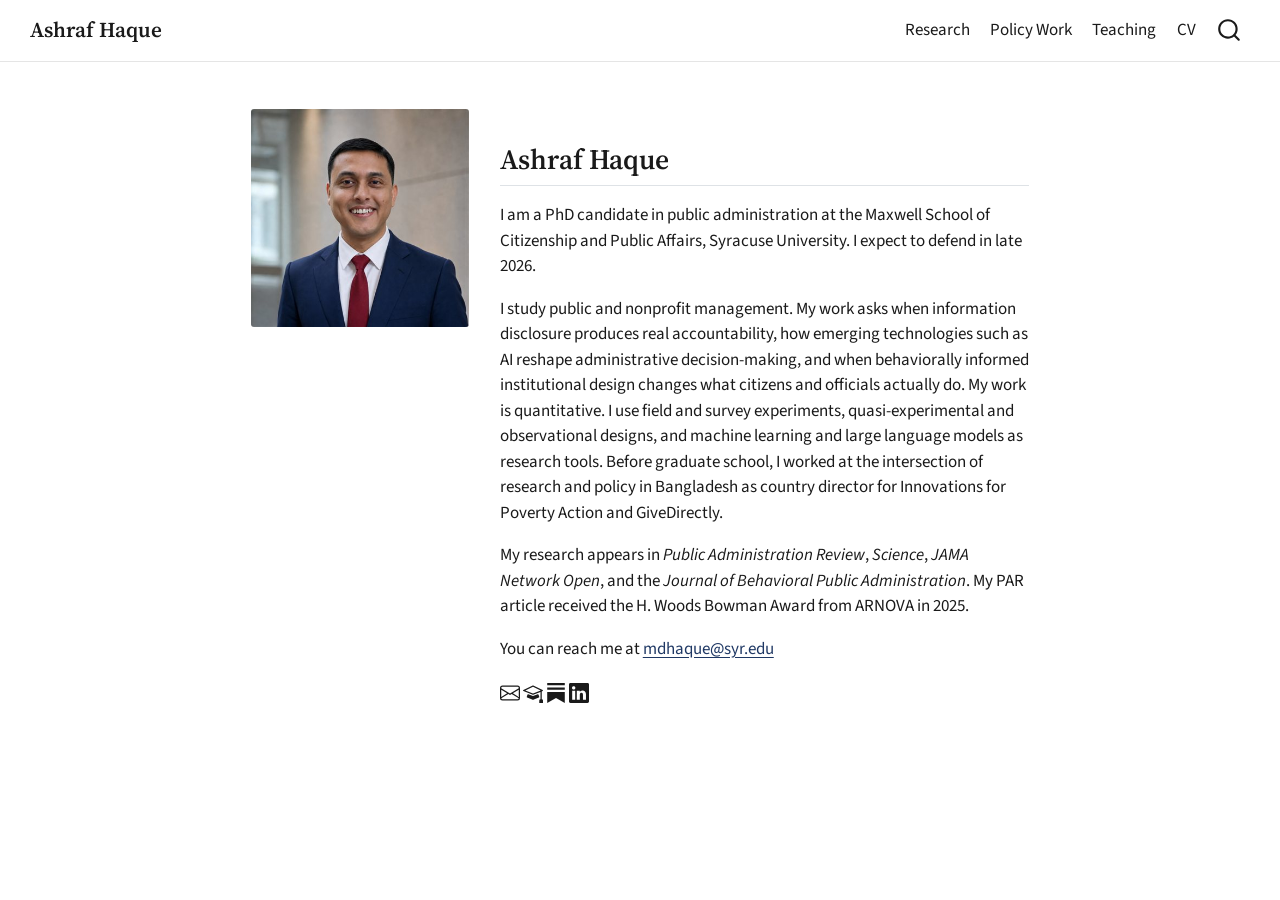
<file: docs/index.html>
<!DOCTYPE html>
<html xmlns="http://www.w3.org/1999/xhtml" lang="en" xml:lang="en"><head>

<meta charset="utf-8">
<meta name="generator" content="quarto-1.10.18">

<meta name="viewport" content="width=device-width, initial-scale=1.0, user-scalable=yes">


<title>quarto-input13dfa2fe26922238 – Ashraf Haque</title>
<style>
/* Default styles provided by pandoc.
** See https://pandoc.org/MANUAL.html#variables-for-html for config info.
*/
span.smallcaps{font-variant: small-caps;}
div.columns{display: flex; gap: 1.5em;}
div.column{flex: auto;}
@media screen {
div.columns{gap: min(4vw, 1.5em);}
div.column{overflow-x: auto;}
}
div.hanging-indent{margin-left: 1.5em; text-indent: -1.5em;}
ul.task-list{list-style: none;}
ul.task-list li input[type="checkbox"] {
  width: 0.8em;
  margin: 0 0.8em 0.2em -1em; /* quarto-specific, see https://github.com/quarto-dev/quarto-cli/issues/4556 */ 
  vertical-align: middle;
}
</style>


<script src="site_libs/quarto-nav/quarto-nav.js"></script>
<script src="site_libs/quarto-nav/headroom.min.js"></script>
<script src="site_libs/clipboard/clipboard.min.js"></script>
<script src="site_libs/quarto-search/autocomplete.umd.js"></script>
<script src="site_libs/quarto-search/fuse.min.js"></script>
<script src="site_libs/quarto-search/quarto-search.js"></script>
<meta name="quarto:offset" content="./">
<script src="site_libs/quarto-html/quarto.js" type="module"></script>
<script src="site_libs/quarto-html/tabsets/tabsets.js" type="module"></script>
<script src="site_libs/quarto-html/popper.min.js"></script>
<script src="site_libs/quarto-html/tippy.umd.min.js"></script>
<script src="site_libs/quarto-html/anchor.min.js"></script>
<link href="site_libs/quarto-html/tippy.css" rel="stylesheet">
<link href="site_libs/quarto-html/quarto-syntax-highlighting-64a204ab8560d761af7679ceaba22944.css" rel="stylesheet" id="quarto-text-highlighting-styles">
<script src="site_libs/bootstrap/bootstrap.min.js"></script>
<link href="site_libs/bootstrap/bootstrap-icons.css" rel="stylesheet">
<link href="site_libs/bootstrap/bootstrap-3b0deb8d25ac9d482d904e48c14f7883.min.css" rel="stylesheet" append-hash="true" id="quarto-bootstrap" data-mode="light">
<script id="quarto-search-options" type="application/json">{
  "location": "navbar",
  "copy-button": false,
  "collapse-after": 3,
  "panel-placement": "end",
  "type": "overlay",
  "limit": 50,
  "keyboard-shortcut": [
    "f",
    "/",
    "s"
  ],
  "show-item-context": false,
  "language": {
    "search-no-results-text": "No results",
    "search-matching-documents-text": "matching documents",
    "search-copy-link-title": "Copy link to search",
    "search-hide-matches-text": "Hide additional matches",
    "search-more-match-text": "more match in this document",
    "search-more-matches-text": "more matches in this document",
    "search-clear-button-title": "Clear",
    "search-text-placeholder": "",
    "search-detached-cancel-button-title": "Cancel",
    "search-submit-button-title": "Submit",
    "search-label": "Search"
  }
}</script>
<link rel="preconnect" href="https://fonts.googleapis.com">
<link rel="preconnect" href="https://fonts.gstatic.com" crossorigin="">
<link href="https://fonts.googleapis.com/css2?family=Source+Sans+3:ital,wght@0,300..900;1,300..900&amp;family=Source+Serif+4:ital,opsz,wght@0,8..60,300..900;1,8..60,300..900&amp;display=swap" rel="stylesheet">


<meta property="og:title" content="Ashraf Haque">
<meta property="og:description" content="Md Ashraful Haque, PhD candidate in public administration at the Maxwell School, Syracuse University. Research on accountability, technology in government, and behaviorally informed design.">
<meta property="og:image" content="https://mdhaque01.github.io/ashrafhaque/images/headshot.jpg">
<meta property="og:site_name" content="Ashraf Haque">
<meta property="og:image:alt" content="Ashraf Haque">
</head>

<body class="nav-fixed fullcontent quarto-light">

<div id="quarto-search-results"></div>
  <header id="quarto-header" class="headroom fixed-top">
    <nav class="navbar navbar-expand-lg " data-bs-theme="dark">
      <div class="navbar-container container-fluid">
      <div class="navbar-brand-container mx-auto">
    <a class="navbar-brand" href="./index.html">
    <span class="navbar-title">Ashraf Haque</span>
    </a>
  </div>
            <div id="quarto-search" class="" title="Search"></div>
          <button class="navbar-toggler" type="button" data-bs-toggle="collapse" data-bs-target="#navbarCollapse" aria-controls="navbarCollapse" role="menu" aria-expanded="false" aria-label="Toggle navigation" onclick="if (window.quartoToggleHeadroom) { window.quartoToggleHeadroom(); }">
  <span class="navbar-toggler-icon"></span>
</button>
          <div class="collapse navbar-collapse" id="navbarCollapse">
            <ul class="navbar-nav navbar-nav-scroll ms-auto">
  <li class="nav-item">
    <a class="nav-link" href="./research.html"> 
<span class="menu-text">Research</span></a>
  </li>  
  <li class="nav-item">
    <a class="nav-link" href="./policy-work.html"> 
<span class="menu-text">Policy Work</span></a>
  </li>  
  <li class="nav-item">
    <a class="nav-link" href="./teaching.html"> 
<span class="menu-text">Teaching</span></a>
  </li>  
  <li class="nav-item">
    <a class="nav-link" href="./cv.html"> 
<span class="menu-text">CV</span></a>
  </li>  
</ul>
          </div> <!-- /navcollapse -->
            <div class="quarto-navbar-tools">
</div>
      </div> <!-- /container-fluid -->
    </nav>
</header>
<!-- content -->
<div id="quarto-content" class="quarto-container page-columns page-rows-contents page-layout-article page-navbar">
<!-- sidebar -->
<!-- margin-sidebar -->
    
<!-- main -->
<main class="content" id="quarto-document-content"><header id="title-block-header" class="quarto-title-block"></header>




<div class="columns">
<div class="column" style="width:28%;">
<p><img src="images/headshot.jpg" class="img-fluid" style="width:100%; border-radius:3px;" alt="Ashraf Haque"></p>
</div><div class="column" style="width:4%;">

</div><div class="column" style="width:68%;">
<section id="ashraf-haque" class="level2">
<h2 class="anchored" data-anchor-id="ashraf-haque">Ashraf Haque</h2>
<p>I am a PhD candidate in public administration at the Maxwell School of Citizenship and Public Affairs, Syracuse University. I expect to defend in late 2026.</p>
<p>I study public and nonprofit management. My work asks when information disclosure produces real accountability, how emerging technologies such as AI reshape administrative decision-making, and when behaviorally informed institutional design changes what citizens and officials actually do. My work is quantitative. I use field and survey experiments, quasi-experimental and observational designs, and machine learning and large language models as research tools. Before graduate school, I worked at the intersection of research and policy in Bangladesh as country director for Innovations for Poverty Action and GiveDirectly.</p>
<p>My research appears in <em>Public Administration Review</em>, <em>Science</em>, <em>JAMA Network Open</em>, and the <em>Journal of Behavioral Public Administration</em>. My PAR article received the H. Woods Bowman Award from ARNOVA in 2025.</p>
<p>You can reach me at <a href="mailto:mdhaque@syr.edu">mdhaque@syr.edu</a></p>
<div class="social-icons">
<p><a href="mailto:mdhaque@syr.edu" aria-label="Email" title="Email"><svg xmlns="http://www.w3.org/2000/svg" width="22" height="22" viewbox="0 0 16 16" fill="currentColor"><path d="M0 4a2 2 0 0 1 2-2h12a2 2 0 0 1 2 2v8a2 2 0 0 1-2 2H2a2 2 0 0 1-2-2zm2-1a1 1 0 0 0-1 1v.217l7 4.2 7-4.2V4a1 1 0 0 0-1-1zm13 2.383-4.708 2.825L15 11.105zm-.034 6.876-5.64-3.471L8 9.583l-1.326-.795-5.64 3.47A1 1 0 0 0 2 13h12a1 1 0 0 0 .966-.741zM1 11.105l4.708-2.897L1 5.383z"></path></svg></a> <a href="https://scholar.google.com/citations?user=Nm7-lngAAAAJ&amp;hl=en" target="_blank" rel="noopener" aria-label="Google Scholar" title="Google Scholar"><svg xmlns="http://www.w3.org/2000/svg" width="22" height="22" viewbox="0 0 16 16" fill="currentColor"><path d="M8.211 2.047a.5.5 0 0 0-.422 0l-7.5 3.5a.5.5 0 0 0 .025.917l7.5 3a.5.5 0 0 0 .372 0L14 7.14V13a1 1 0 0 0-1 1v2h3v-2a1 1 0 0 0-1-1V6.739l.686-.275a.5.5 0 0 0 .025-.917l-7.5-3.5ZM8 8.46 1.846 5.93 8 3.052l6.154 2.878L8 8.46Z"></path><path d="M4.176 9.032a.5.5 0 0 0-.656.327l-.5 1.7a.5.5 0 0 0 .294.605l4.5 1.8a.5.5 0 0 0 .372 0l4.5-1.8a.5.5 0 0 0 .294-.605l-.5-1.7a.5.5 0 0 0-.656-.327L8 10.466 4.176 9.032Z"></path></svg></a> <a href="https://ashrafhaque1.substack.com/" target="_blank" rel="noopener" aria-label="Substack" title="Substack"><svg xmlns="http://www.w3.org/2000/svg" width="22" height="22" viewbox="0 0 24 24" fill="currentColor"><path d="M22.539 8.242H1.46V5.406h21.08v2.836zM1.46 10.812V24L12 18.11 22.54 24V10.812H1.46zM22.54 0H1.46v2.836h21.08V0z"></path></svg></a> <a href="https://www.linkedin.com/in/ashraf-haque/" target="_blank" rel="noopener" aria-label="LinkedIn" title="LinkedIn"><svg xmlns="http://www.w3.org/2000/svg" width="22" height="22" viewbox="0 0 16 16" fill="currentColor"><path d="M0 1.146C0 .513.526 0 1.175 0h13.65C15.474 0 16 .513 16 1.146v13.708c0 .633-.526 1.146-1.175 1.146H1.175C.526 16 0 15.633 0 14.854zm4.943 12.248V6.169H2.542v7.225zm-1.2-8.212c.837 0 1.358-.554 1.358-1.248-.015-.709-.52-1.248-1.342-1.248-.822 0-1.359.54-1.359 1.248 0 .694.521 1.248 1.327 1.248zm4.908 8.212V9.359c0-.216.016-.432.08-.586.173-.431.568-.878 1.232-.878.869 0 1.216.662 1.216 1.634v3.865h2.401V9.25c0-2.22-1.184-3.252-2.764-3.252-1.274 0-1.845.7-2.165 1.193v.025h-.016l.016-.025V6.169h-2.4c.03.678 0 7.225 0 7.225z"></path></svg></a></p>
</div>
</section>
</div>
</div>



</main> <!-- /main -->
<script id="quarto-html-after-body" type="application/javascript">
  window.document.addEventListener("DOMContentLoaded", function (event) {
    const icon = "";
    const anchorJS = new window.AnchorJS();
    anchorJS.options = {
      placement: 'right',
      icon: icon
    };
    anchorJS.add('.anchored');
    const isCodeAnnotation = (el) => {
      for (const clz of el.classList) {
        if (clz.startsWith('code-annotation-')) {                     
          return true;
        }
      }
      return false;
    }
    const onCopySuccess = function(e) {
      // button target
      const button = e.trigger;
      // don't keep focus
      button.blur();
      // flash "checked"
      button.classList.add('code-copy-button-checked');
      var currentTitle = button.getAttribute("title");
      button.setAttribute("title", "Copied!");
      let tooltip;
      if (window.bootstrap) {
        button.setAttribute("data-bs-toggle", "tooltip");
        button.setAttribute("data-bs-placement", "left");
        button.setAttribute("data-bs-title", "Copied!");
        tooltip = new bootstrap.Tooltip(button, 
          { trigger: "manual", 
            customClass: "code-copy-button-tooltip",
            offset: [0, -8]});
        tooltip.show();    
      }
      setTimeout(function() {
        if (tooltip) {
          tooltip.hide();
          button.removeAttribute("data-bs-title");
          button.removeAttribute("data-bs-toggle");
          button.removeAttribute("data-bs-placement");
        }
        button.setAttribute("title", currentTitle);
        button.classList.remove('code-copy-button-checked');
      }, 1000);
      // clear code selection
      e.clearSelection();
    }
    const getTextToCopy = function(trigger) {
      const outerScaffold = trigger.parentElement.cloneNode(true);
      const codeEl = outerScaffold.querySelector('code');
      for (const childEl of codeEl.children) {
        if (isCodeAnnotation(childEl)) {
          childEl.remove();
        }
      }
      return codeEl.innerText;
    }
    const clipboard = new window.ClipboardJS('.code-copy-button:not([data-in-quarto-modal])', {
      text: getTextToCopy
    });
    clipboard.on('success', onCopySuccess);
    if (window.document.getElementById('quarto-embedded-source-code-modal')) {
      const clipboardModal = new window.ClipboardJS('.code-copy-button[data-in-quarto-modal]', {
        text: getTextToCopy,
        container: window.document.getElementById('quarto-embedded-source-code-modal')
      });
      clipboardModal.on('success', onCopySuccess);
    }
      var localhostRegex = new RegExp(/^(?:http|https):\/\/localhost\:?[0-9]*\//);
      var mailtoRegex = new RegExp(/^mailto:/);
        var filterRegex = new RegExp("https:\/\/mdhaque01\.github\.io\/ashrafhaque\/");
      var isInternal = (href) => {
          return filterRegex.test(href) || localhostRegex.test(href) || mailtoRegex.test(href);
      }
      // Inspect non-navigation links and adorn them if external
     var links = window.document.querySelectorAll('a[href]:not(.nav-link):not(.navbar-brand):not(.toc-action):not(.sidebar-link):not(.sidebar-item-toggle):not(.pagination-link):not(.no-external):not([aria-hidden]):not(.dropdown-item):not(.quarto-navigation-tool):not(.about-link)');
      for (var i=0; i<links.length; i++) {
        const link = links[i];
        if (!isInternal(link.href)) {
          // undo the damage that might have been done by quarto-nav.js in the case of
          // links that we want to consider external
          if (link.dataset.originalHref !== undefined) {
            link.href = link.dataset.originalHref;
          }
        }
      }
    function tippyHover(el, contentFn, onTriggerFn, onUntriggerFn) {
      const config = {
        allowHTML: true,
        maxWidth: 500,
        delay: 100,
        arrow: false,
        appendTo: function(el) {
            return el.parentElement;
        },
        interactive: true,
        interactiveBorder: 10,
        theme: 'quarto',
        placement: 'bottom-start',
      };
      if (contentFn) {
        config.content = contentFn;
      }
      if (onTriggerFn) {
        config.onTrigger = onTriggerFn;
      }
      if (onUntriggerFn) {
        config.onUntrigger = onUntriggerFn;
      }
      window.tippy(el, config); 
    }
    const noterefs = window.document.querySelectorAll('a[role="doc-noteref"]');
    for (var i=0; i<noterefs.length; i++) {
      const ref = noterefs[i];
      tippyHover(ref, function() {
        // use id or data attribute instead here
        let href = ref.getAttribute('data-footnote-href') || ref.getAttribute('href');
        try { href = new URL(href).hash; } catch {}
        const id = href.replace(/^#\/?/, "");
        const note = window.document.getElementById(id);
        if (note) {
          return note.innerHTML;
        } else {
          return "";
        }
      });
    }
    const xrefs = window.document.querySelectorAll('a.quarto-xref');
    const processXRef = (id, note) => {
      // Strip column container classes
      const stripColumnClz = (el) => {
        el.classList.remove("page-full", "page-columns");
        if (el.children) {
          for (const child of el.children) {
            stripColumnClz(child);
          }
        }
      }
      stripColumnClz(note)
      if (id === null || id.startsWith('sec-')) {
        // Special case sections, only their first couple elements
        const container = document.createElement("div");
        if (note.children && note.children.length > 2) {
          container.appendChild(note.children[0].cloneNode(true));
          for (let i = 1; i < note.children.length; i++) {
            const child = note.children[i];
            if (child.tagName === "P" && child.innerText === "") {
              continue;
            } else {
              container.appendChild(child.cloneNode(true));
              break;
            }
          }
          if (window.Quarto?.typesetMath) {
            window.Quarto.typesetMath(container);
          }
          return container.innerHTML
        } else {
          if (window.Quarto?.typesetMath) {
            window.Quarto.typesetMath(note);
          }
          return note.innerHTML;
        }
      } else {
        // Remove any anchor links if they are present
        const anchorLink = note.querySelector('a.anchorjs-link');
        if (anchorLink) {
          anchorLink.remove();
        }
        if (window.Quarto?.typesetMath) {
          window.Quarto.typesetMath(note);
        }
        if (note.classList.contains("callout")) {
          return note.outerHTML;
        } else {
          return note.innerHTML;
        }
      }
    }
    for (var i=0; i<xrefs.length; i++) {
      const xref = xrefs[i];
      tippyHover(xref, undefined, function(instance) {
        instance.disable();
        let url = xref.getAttribute('href');
        let hash = undefined; 
        if (url.startsWith('#')) {
          hash = url;
        } else {
          try { hash = new URL(url).hash; } catch {}
        }
        if (hash) {
          const id = hash.replace(/^#\/?/, "");
          const note = window.document.getElementById(id);
          if (note !== null) {
            try {
              const html = processXRef(id, note.cloneNode(true));
              instance.setContent(html);
            } finally {
              instance.enable();
              instance.show();
            }
          } else {
            // See if we can fetch this
            fetch(url.split('#')[0])
            .then(res => res.text())
            .then(html => {
              const parser = new DOMParser();
              const htmlDoc = parser.parseFromString(html, "text/html");
              const note = htmlDoc.getElementById(id);
              if (note !== null) {
                const html = processXRef(id, note);
                instance.setContent(html);
              } 
            }).finally(() => {
              instance.enable();
              instance.show();
            });
          }
        } else {
          // See if we can fetch a full url (with no hash to target)
          // This is a special case and we should probably do some content thinning / targeting
          fetch(url)
          .then(res => res.text())
          .then(html => {
            const parser = new DOMParser();
            const htmlDoc = parser.parseFromString(html, "text/html");
            const note = htmlDoc.querySelector('main.content');
            if (note !== null) {
              // This should only happen for chapter cross references
              // (since there is no id in the URL)
              // remove the first header
              if (note.children.length > 0 && note.children[0].tagName === "HEADER") {
                note.children[0].remove();
              }
              const html = processXRef(null, note);
              instance.setContent(html);
            } 
          }).finally(() => {
            instance.enable();
            instance.show();
          });
        }
      }, function(instance) {
      });
    }
        let selectedAnnoteEl;
        const selectorForAnnotation = ( cell, annotation) => {
          let cellAttr = 'data-code-cell="' + cell + '"';
          let lineAttr = 'data-code-annotation="' +  annotation + '"';
          const selector = 'span[' + cellAttr + '][' + lineAttr + ']';
          return selector;
        }
        const selectCodeLines = (annoteEl) => {
          const doc = window.document;
          const targetCell = annoteEl.getAttribute("data-target-cell");
          const targetAnnotation = annoteEl.getAttribute("data-target-annotation");
          const annoteSpan = window.document.querySelector(selectorForAnnotation(targetCell, targetAnnotation));
          const lines = annoteSpan.getAttribute("data-code-lines").split(",");
          const lineIds = lines.map((line) => {
            return targetCell + "-" + line;
          })
          let top = null;
          let height = null;
          let parent = null;
          if (lineIds.length > 0) {
              //compute the position of the single el (top and bottom and make a div)
              const el = window.document.getElementById(lineIds[0]);
              top = el.offsetTop;
              height = el.offsetHeight;
              parent = el.parentElement.parentElement;
            if (lineIds.length > 1) {
              const lastEl = window.document.getElementById(lineIds[lineIds.length - 1]);
              const bottom = lastEl.offsetTop + lastEl.offsetHeight;
              height = bottom - top;
            }
            if (top !== null && height !== null && parent !== null) {
              // cook up a div (if necessary) and position it 
              let div = window.document.getElementById("code-annotation-line-highlight");
              if (div === null) {
                div = window.document.createElement("div");
                div.setAttribute("id", "code-annotation-line-highlight");
                div.style.position = 'absolute';
                parent.appendChild(div);
              }
              div.style.top = top - 2 + "px";
              div.style.height = height + 4 + "px";
              div.style.left = 0;
              let gutterDiv = window.document.getElementById("code-annotation-line-highlight-gutter");
              if (gutterDiv === null) {
                gutterDiv = window.document.createElement("div");
                gutterDiv.setAttribute("id", "code-annotation-line-highlight-gutter");
                gutterDiv.style.position = 'absolute';
                const codeCell = window.document.getElementById(targetCell);
                const gutter = codeCell.querySelector('.code-annotation-gutter');
                gutter.appendChild(gutterDiv);
              }
              gutterDiv.style.top = top - 2 + "px";
              gutterDiv.style.height = height + 4 + "px";
            }
            selectedAnnoteEl = annoteEl;
          }
        };
        const unselectCodeLines = () => {
          const elementsIds = ["code-annotation-line-highlight", "code-annotation-line-highlight-gutter"];
          elementsIds.forEach((elId) => {
            const div = window.document.getElementById(elId);
            if (div) {
              div.remove();
            }
          });
          selectedAnnoteEl = undefined;
        };
          // Handle positioning of the toggle
      window.addEventListener(
        "resize",
        throttle(() => {
          elRect = undefined;
          if (selectedAnnoteEl) {
            selectCodeLines(selectedAnnoteEl);
          }
        }, 10)
      );
      function throttle(fn, ms) {
      let throttle = false;
      let timer;
        return (...args) => {
          if(!throttle) { // first call gets through
              fn.apply(this, args);
              throttle = true;
          } else { // all the others get throttled
              if(timer) clearTimeout(timer); // cancel #2
              timer = setTimeout(() => {
                fn.apply(this, args);
                timer = throttle = false;
              }, ms);
          }
        };
      }
        // Attach click handler to the DT
        const annoteDls = window.document.querySelectorAll('dt[data-target-cell]');
        for (const annoteDlNode of annoteDls) {
          annoteDlNode.addEventListener('click', (event) => {
            const clickedEl = event.target;
            if (clickedEl !== selectedAnnoteEl) {
              unselectCodeLines();
              const activeEl = window.document.querySelector('dt[data-target-cell].code-annotation-active');
              if (activeEl) {
                activeEl.classList.remove('code-annotation-active');
              }
              selectCodeLines(clickedEl);
              clickedEl.classList.add('code-annotation-active');
            } else {
              // Unselect the line
              unselectCodeLines();
              clickedEl.classList.remove('code-annotation-active');
            }
          });
        }
    const findCites = (el) => {
      const parentEl = el.parentElement;
      if (parentEl) {
        const cites = parentEl.dataset.cites;
        if (cites) {
          return {
            el,
            cites: cites.split(' ')
          };
        } else {
          return findCites(el.parentElement)
        }
      } else {
        return undefined;
      }
    };
    var bibliorefs = window.document.querySelectorAll('a[role="doc-biblioref"]');
    for (var i=0; i<bibliorefs.length; i++) {
      const ref = bibliorefs[i];
      const citeInfo = findCites(ref);
      if (citeInfo) {
        tippyHover(citeInfo.el, function() {
          var popup = window.document.createElement('div');
          citeInfo.cites.forEach(function(cite) {
            var citeDiv = window.document.createElement('div');
            citeDiv.classList.add('hanging-indent');
            citeDiv.classList.add('csl-entry');
            var biblioDiv = window.document.getElementById('ref-' + cite);
            if (biblioDiv) {
              citeDiv.innerHTML = biblioDiv.innerHTML;
            }
            popup.appendChild(citeDiv);
          });
          return popup.innerHTML;
        });
      }
    }
  });
  </script>
</div> <!-- /content -->




</body></html>
</file>
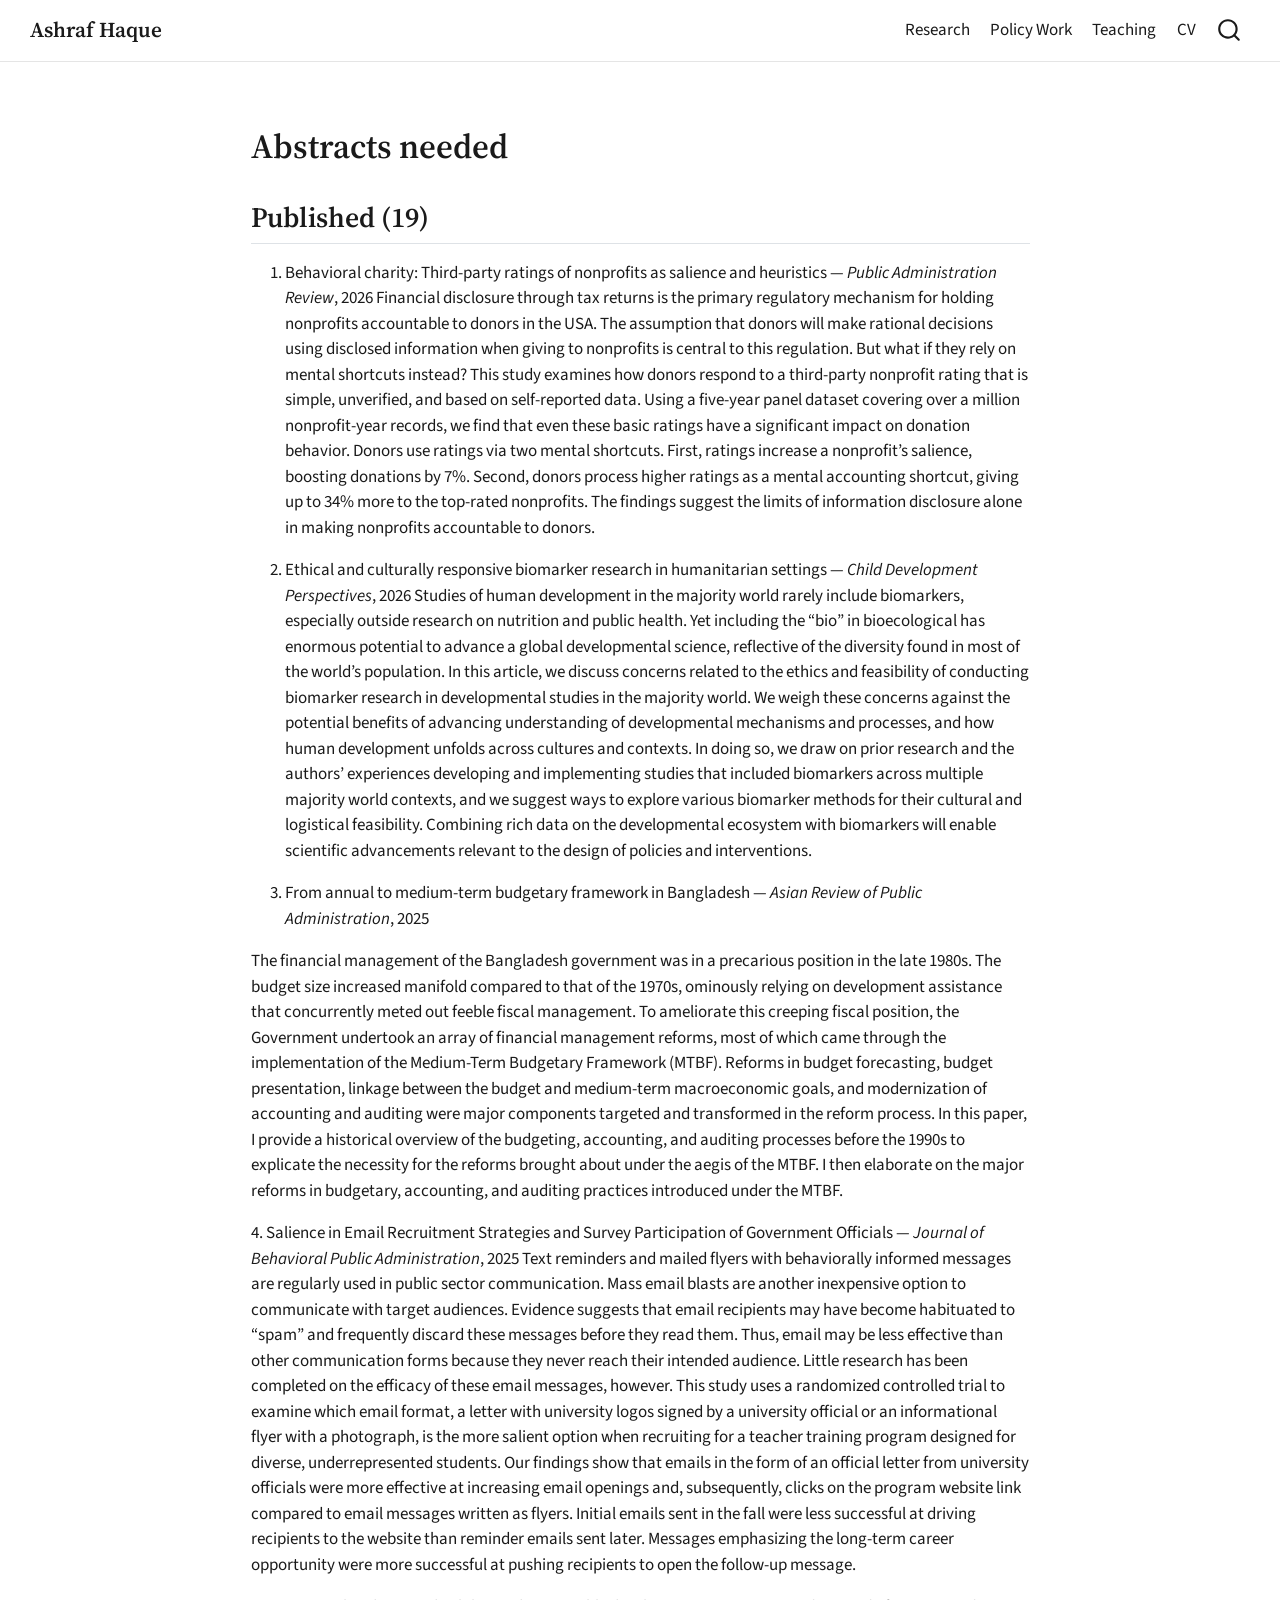
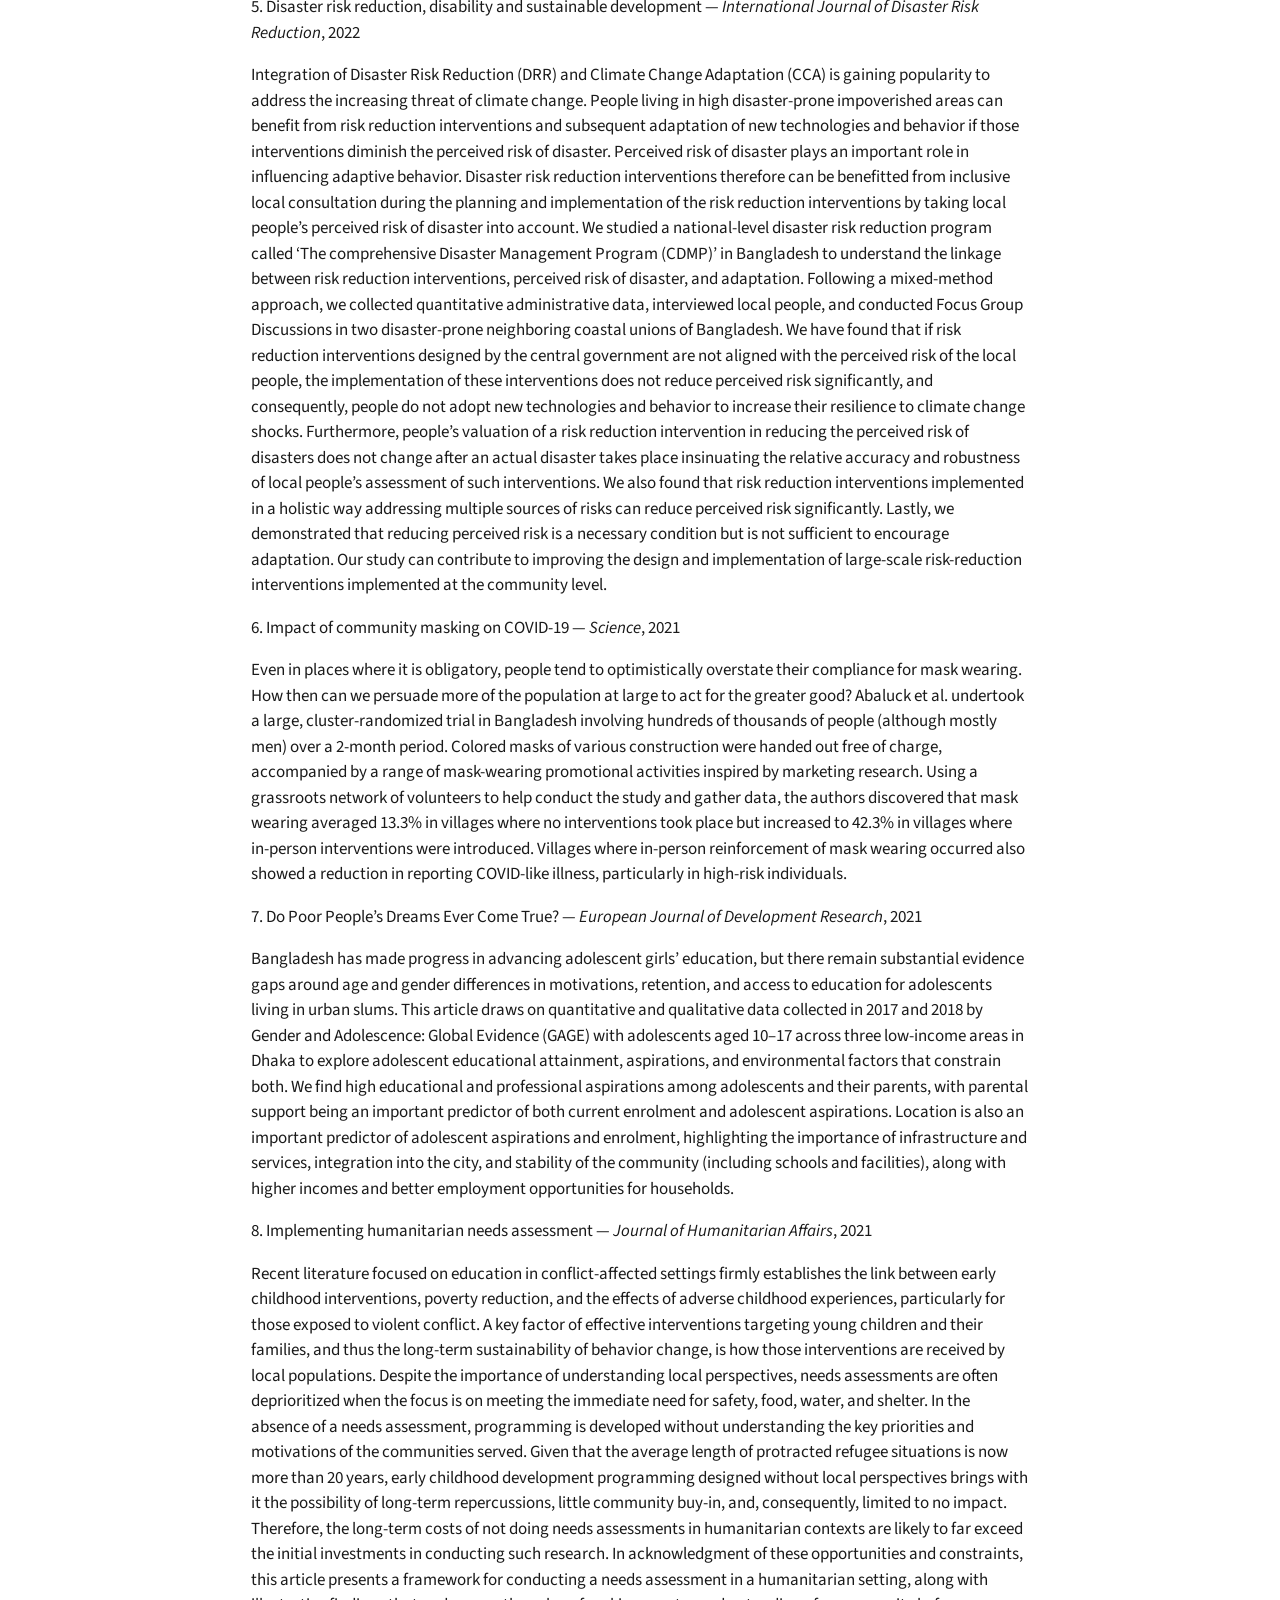
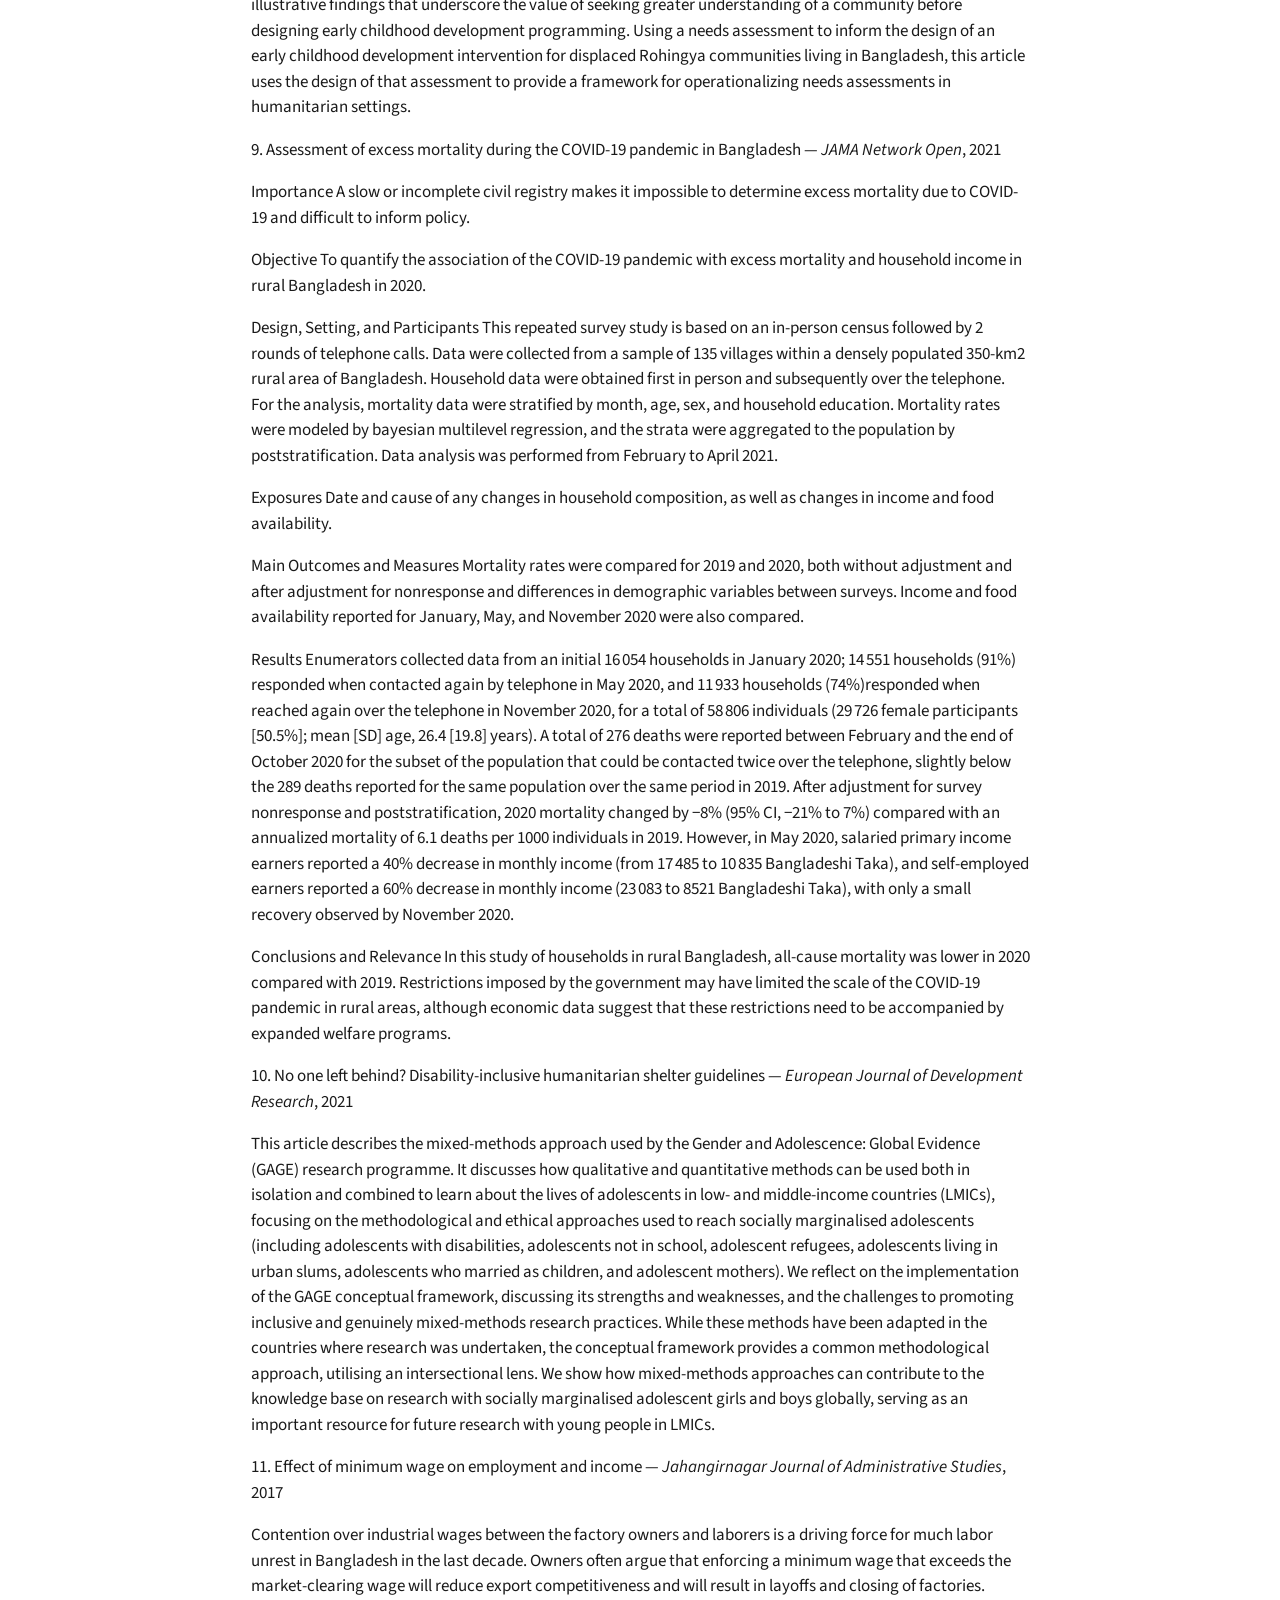
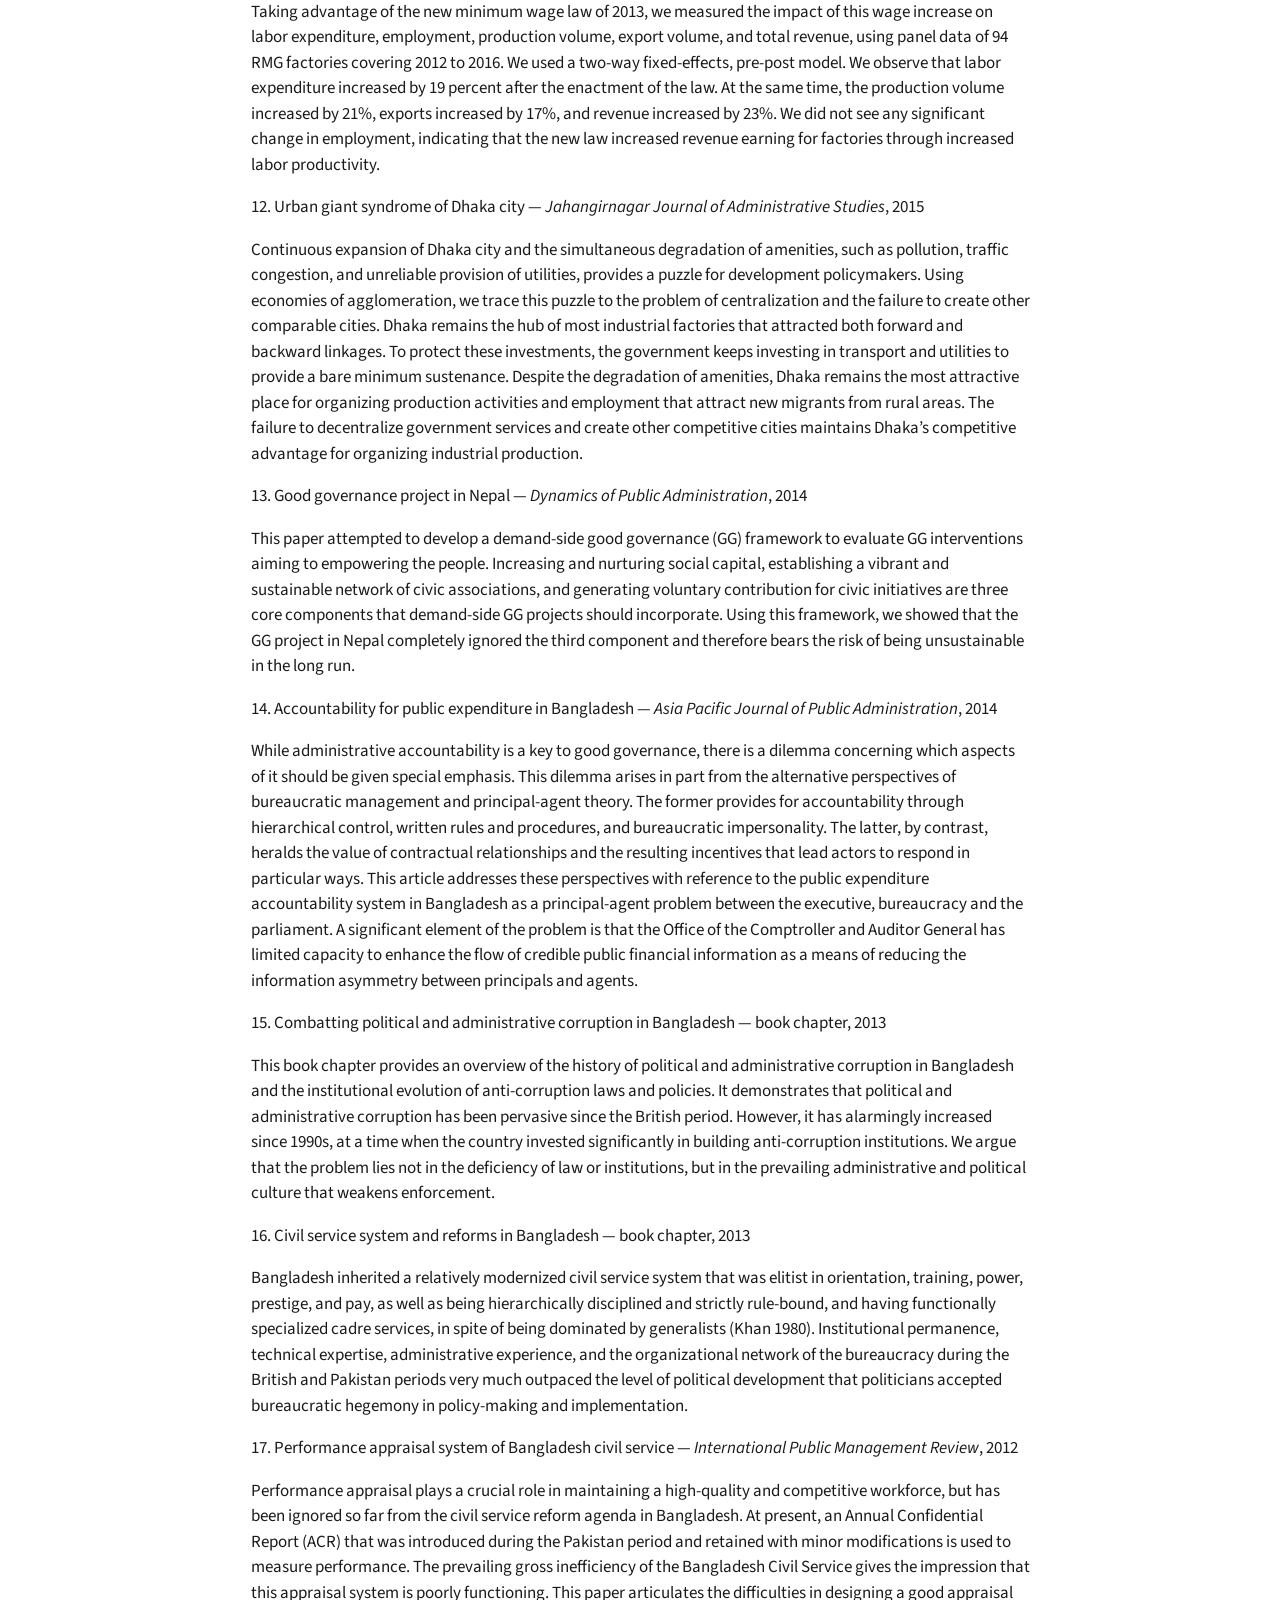
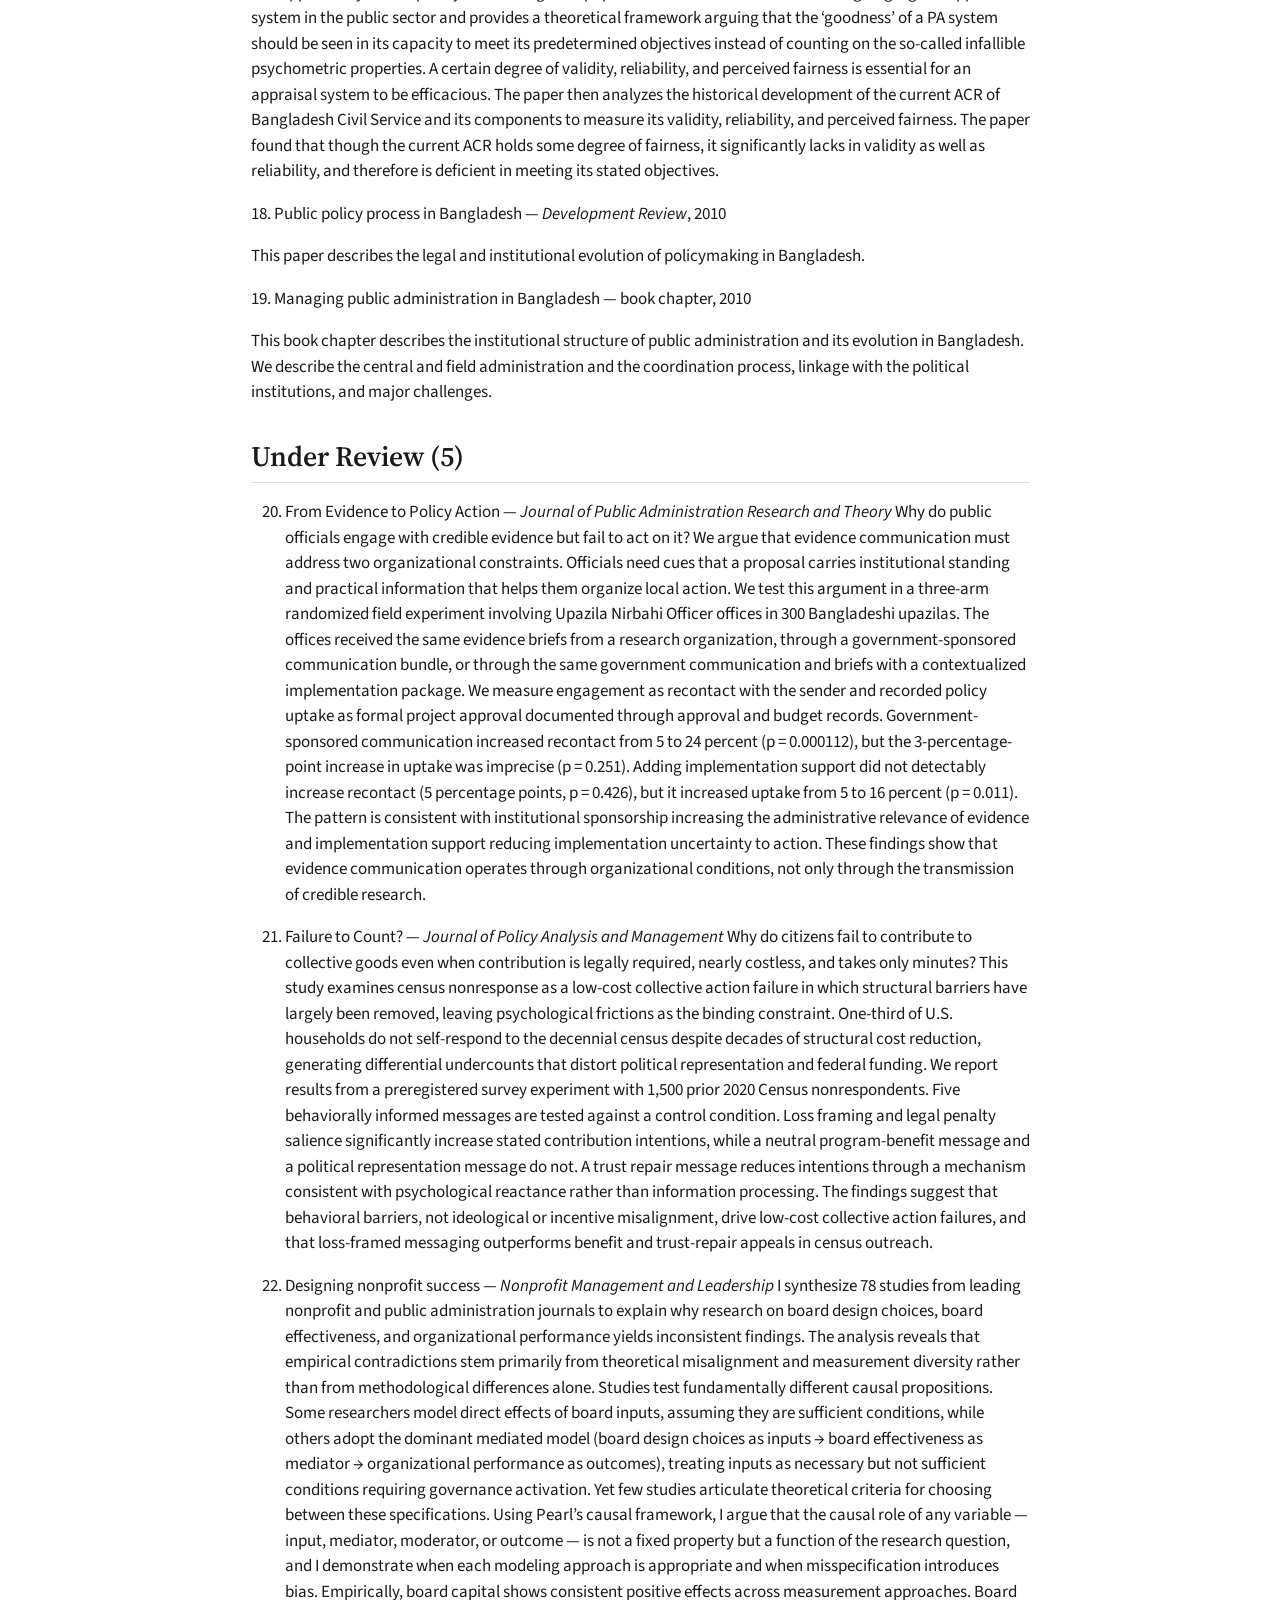
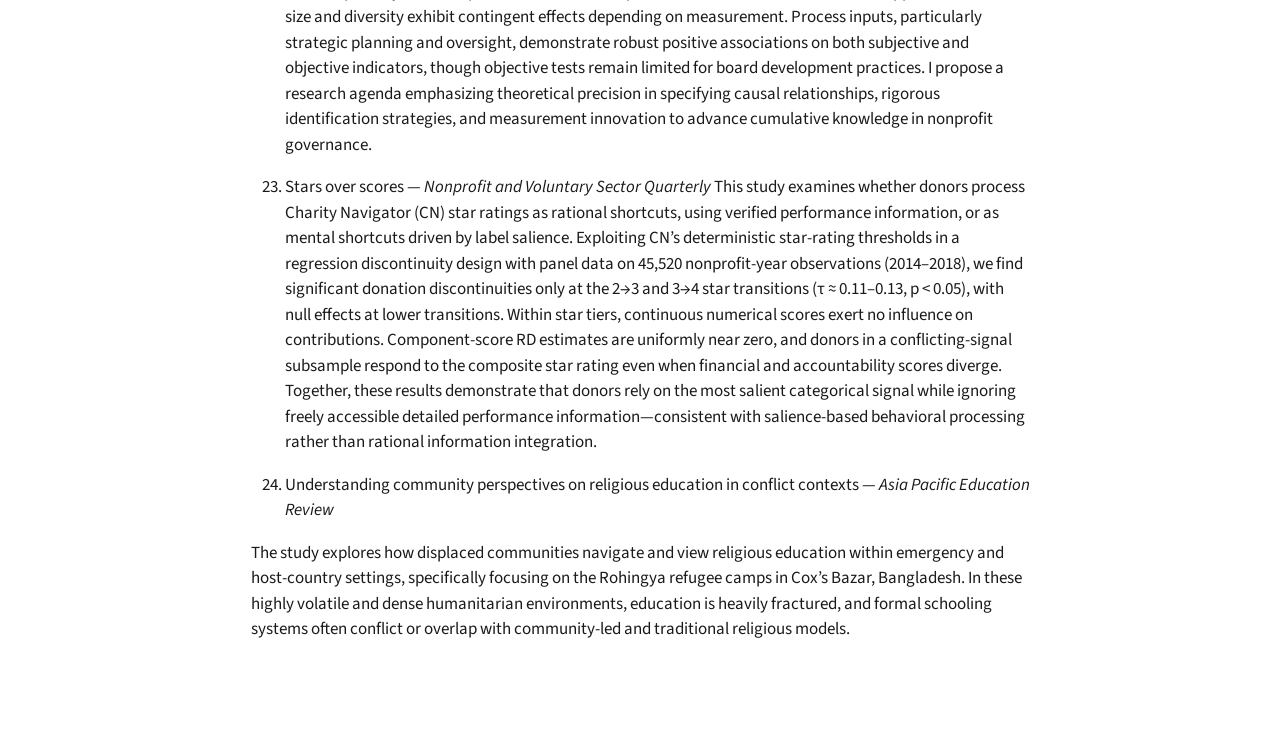
<file: docs/abstracts-todo.html>
<!DOCTYPE html>
<html xmlns="http://www.w3.org/1999/xhtml" lang="en" xml:lang="en"><head>

<meta charset="utf-8">
<meta name="generator" content="quarto-1.10.18">

<meta name="viewport" content="width=device-width, initial-scale=1.0, user-scalable=yes">


<title>abstracts-todo – Ashraf Haque</title>
<style>
/* Default styles provided by pandoc.
** See https://pandoc.org/MANUAL.html#variables-for-html for config info.
*/
span.smallcaps{font-variant: small-caps;}
div.columns{display: flex; gap: 1.5em;}
div.column{flex: auto;}
@media screen {
div.columns{gap: min(4vw, 1.5em);}
div.column{overflow-x: auto;}
}
div.hanging-indent{margin-left: 1.5em; text-indent: -1.5em;}
ul.task-list{list-style: none;}
ul.task-list li input[type="checkbox"] {
  width: 0.8em;
  margin: 0 0.8em 0.2em -1em; /* quarto-specific, see https://github.com/quarto-dev/quarto-cli/issues/4556 */ 
  vertical-align: middle;
}
</style>


<script src="site_libs/quarto-nav/quarto-nav.js"></script>
<script src="site_libs/quarto-nav/headroom.min.js"></script>
<script src="site_libs/clipboard/clipboard.min.js"></script>
<script src="site_libs/quarto-search/autocomplete.umd.js"></script>
<script src="site_libs/quarto-search/fuse.min.js"></script>
<script src="site_libs/quarto-search/quarto-search.js"></script>
<meta name="quarto:offset" content="./">
<script src="site_libs/quarto-html/quarto.js" type="module"></script>
<script src="site_libs/quarto-html/tabsets/tabsets.js" type="module"></script>
<script src="site_libs/quarto-html/popper.min.js"></script>
<script src="site_libs/quarto-html/tippy.umd.min.js"></script>
<script src="site_libs/quarto-html/anchor.min.js"></script>
<link href="site_libs/quarto-html/tippy.css" rel="stylesheet">
<link href="site_libs/quarto-html/quarto-syntax-highlighting-64a204ab8560d761af7679ceaba22944.css" rel="stylesheet" id="quarto-text-highlighting-styles">
<script src="site_libs/bootstrap/bootstrap.min.js"></script>
<link href="site_libs/bootstrap/bootstrap-icons.css" rel="stylesheet">
<link href="site_libs/bootstrap/bootstrap-3b0deb8d25ac9d482d904e48c14f7883.min.css" rel="stylesheet" append-hash="true" id="quarto-bootstrap" data-mode="light">
<script id="quarto-search-options" type="application/json">{
  "location": "navbar",
  "copy-button": false,
  "collapse-after": 3,
  "panel-placement": "end",
  "type": "overlay",
  "limit": 50,
  "keyboard-shortcut": [
    "f",
    "/",
    "s"
  ],
  "show-item-context": false,
  "language": {
    "search-no-results-text": "No results",
    "search-matching-documents-text": "matching documents",
    "search-copy-link-title": "Copy link to search",
    "search-hide-matches-text": "Hide additional matches",
    "search-more-match-text": "more match in this document",
    "search-more-matches-text": "more matches in this document",
    "search-clear-button-title": "Clear",
    "search-text-placeholder": "",
    "search-detached-cancel-button-title": "Cancel",
    "search-submit-button-title": "Submit",
    "search-label": "Search"
  }
}</script>
<link rel="preconnect" href="https://fonts.googleapis.com">
<link rel="preconnect" href="https://fonts.gstatic.com" crossorigin="">
<link href="https://fonts.googleapis.com/css2?family=Source+Sans+3:ital,wght@0,300..900;1,300..900&amp;family=Source+Serif+4:ital,opsz,wght@0,8..60,300..900;1,8..60,300..900&amp;display=swap" rel="stylesheet">


<meta property="og:title" content="Ashraf Haque">
<meta property="og:description" content="Md Ashraful Haque, PhD candidate in public administration at the Maxwell School, Syracuse University. Research on accountability, technology in government, and behaviorally informed design.">
<meta property="og:site_name" content="Ashraf Haque">
</head>

<body class="nav-fixed fullcontent quarto-light">

<div id="quarto-search-results"></div>
  <header id="quarto-header" class="headroom fixed-top">
    <nav class="navbar navbar-expand-lg " data-bs-theme="dark">
      <div class="navbar-container container-fluid">
      <div class="navbar-brand-container mx-auto">
    <a class="navbar-brand" href="./index.html">
    <span class="navbar-title">Ashraf Haque</span>
    </a>
  </div>
            <div id="quarto-search" class="" title="Search"></div>
          <button class="navbar-toggler" type="button" data-bs-toggle="collapse" data-bs-target="#navbarCollapse" aria-controls="navbarCollapse" role="menu" aria-expanded="false" aria-label="Toggle navigation" onclick="if (window.quartoToggleHeadroom) { window.quartoToggleHeadroom(); }">
  <span class="navbar-toggler-icon"></span>
</button>
          <div class="collapse navbar-collapse" id="navbarCollapse">
            <ul class="navbar-nav navbar-nav-scroll ms-auto">
  <li class="nav-item">
    <a class="nav-link" href="./research.html"> 
<span class="menu-text">Research</span></a>
  </li>  
  <li class="nav-item">
    <a class="nav-link" href="./policy-work.html"> 
<span class="menu-text">Policy Work</span></a>
  </li>  
  <li class="nav-item">
    <a class="nav-link" href="./teaching.html"> 
<span class="menu-text">Teaching</span></a>
  </li>  
  <li class="nav-item">
    <a class="nav-link" href="./cv.html"> 
<span class="menu-text">CV</span></a>
  </li>  
</ul>
          </div> <!-- /navcollapse -->
            <div class="quarto-navbar-tools">
</div>
      </div> <!-- /container-fluid -->
    </nav>
</header>
<!-- content -->
<div id="quarto-content" class="quarto-container page-columns page-rows-contents page-layout-article page-navbar">
<!-- sidebar -->
<!-- margin-sidebar -->
    
<!-- main -->
<main class="content" id="quarto-document-content"><header id="title-block-header" class="quarto-title-block"></header>




<section id="abstracts-needed" class="level1">
<h1>Abstracts needed</h1>
<section id="published-19" class="level2">
<h2 class="anchored" data-anchor-id="published-19">Published (19)</h2>
<ol type="1">
<li><p>Behavioral charity: Third-party ratings of nonprofits as salience and heuristics — <em>Public Administration Review</em>, 2026 Financial disclosure through tax returns is the primary regulatory mechanism for holding nonprofits accountable to donors in the USA. The assumption that donors will make rational decisions using disclosed information when giving to nonprofits is central to this regulation. But what if they rely on mental shortcuts instead? This study examines how donors respond to a third-party nonprofit rating that is simple, unverified, and based on self-reported data. Using a five-year panel dataset covering over a million nonprofit-year records, we find that even these basic ratings have a significant impact on donation behavior. Donors use ratings via two mental shortcuts. First, ratings increase a nonprofit’s salience, boosting donations by 7%. Second, donors process higher ratings as a mental accounting shortcut, giving up to 34% more to the top-rated nonprofits. The findings suggest the limits of information disclosure alone in making nonprofits accountable to donors.</p></li>
<li><p>Ethical and culturally responsive biomarker research in humanitarian settings — <em>Child Development Perspectives</em>, 2026 Studies of human development in the majority world rarely include biomarkers, especially outside research on nutrition and public health. Yet including the “bio” in bioecological has enormous potential to advance a global developmental science, reflective of the diversity found in most of the world’s population. In this article, we discuss concerns related to the ethics and feasibility of conducting biomarker research in developmental studies in the majority world. We weigh these concerns against the potential benefits of advancing understanding of developmental mechanisms and processes, and how human development unfolds across cultures and contexts. In doing so, we draw on prior research and the authors’ experiences developing and implementing studies that included biomarkers across multiple majority world contexts, and we suggest ways to explore various biomarker methods for their cultural and logistical feasibility. Combining rich data on the developmental ecosystem with biomarkers will enable scientific advancements relevant to the design of policies and interventions.</p></li>
<li><p>From annual to medium-term budgetary framework in Bangladesh — <em>Asian Review of Public Administration</em>, 2025</p></li>
</ol>
<p> The financial management of the Bangladesh government was in a precarious position in the late 1980s. The budget size increased manifold compared to that of the 1970s, ominously relying on development assistance that concurrently meted out feeble fiscal management. To ameliorate this creeping fiscal position, the Government undertook an array of financial management reforms, most of which came through the implementation of the Medium-Term Budgetary Framework (MTBF). Reforms in budget forecasting, budget presentation, linkage between the budget and medium-term macroeconomic goals, and modernization of accounting and auditing were major components targeted and transformed in the reform process. In this paper, I provide a historical overview of the budgeting, accounting, and auditing processes before the 1990s to explicate the necessity for the reforms brought about under the aegis of the MTBF. I then elaborate on the major reforms in budgetary, accounting, and auditing practices introduced under the MTBF.</p>
<p>4. Salience in Email Recruitment Strategies and Survey Participation of Government Officials — <em>Journal of Behavioral Public Administration</em>, 2025 Text reminders and mailed flyers with behaviorally informed messages are regularly used in public sector communication. Mass email blasts are another inexpensive option to communicate with target audiences. Evidence suggests that email recipients may have become habituated to “spam” and frequently discard these messages before they read them. Thus, email may be less effective than other communication forms because they never reach their intended audience. Little research has been completed on the efficacy of these email messages, however. This study uses a randomized controlled trial to examine which email format, a letter with university logos signed by a university official or an informational flyer with a photograph, is the more salient option when recruiting for a teacher training program designed for diverse, underrepresented students. Our findings show that emails in the form of an official letter from university officials were more effective at increasing email openings and, subsequently, clicks on the program website link compared to email messages written as flyers. Initial emails sent in the fall were less successful at driving recipients to the website than reminder emails sent later. Messages emphasizing the long-term career opportunity were more successful at pushing recipients to open the follow-up message.</p>
<p>5. Disaster risk reduction, disability and sustainable development — <em>International Journal of Disaster Risk Reduction</em>, 2022</p>
<p>Integration of Disaster Risk Reduction (DRR) and Climate Change Adaptation (CCA) is gaining popularity to address the increasing threat of climate change. People living in high disaster-prone impoverished areas can benefit from risk reduction interventions and subsequent adaptation of new technologies and behavior if those interventions diminish the perceived risk of disaster. Perceived risk of disaster plays an important role in influencing adaptive behavior. Disaster risk reduction interventions therefore can be benefitted from inclusive local consultation during the planning and implementation of the risk reduction interventions by taking local people’s perceived risk of disaster into account. We studied a national-level disaster risk reduction program called ‘The comprehensive Disaster Management Program (CDMP)’ in Bangladesh to understand the linkage between risk reduction interventions, perceived risk of disaster, and adaptation. Following a mixed-method approach, we collected quantitative administrative data, interviewed local people, and conducted Focus Group Discussions in two disaster-prone neighboring coastal unions of Bangladesh. We have found that if risk reduction interventions designed by the central government are not aligned with the perceived risk of the local people, the implementation of these interventions does not reduce perceived risk significantly, and consequently, people do not adopt new technologies and behavior to increase their resilience to climate change shocks. Furthermore, people’s valuation of a risk reduction intervention in reducing the perceived risk of disasters does not change after an actual disaster takes place insinuating the relative accuracy and robustness of local people’s assessment of such interventions. We also found that risk reduction interventions implemented in a holistic way addressing multiple sources of risks can reduce perceived risk significantly. Lastly, we demonstrated that reducing perceived risk is a necessary condition but is not sufficient to encourage adaptation. Our study can contribute to improving the design and implementation of large-scale risk-reduction interventions implemented at the community level.</p>
<p>6. Impact of community masking on COVID-19 — <em>Science</em>, 2021</p>
<p>Even in places where it is obligatory, people tend to optimistically overstate their compliance for mask wearing. How then can we persuade more of the population at large to act for the greater good? Abaluck et al.&nbsp;undertook a large, cluster-randomized trial in Bangladesh involving hundreds of thousands of people (although mostly men) over a 2-month period. Colored masks of various construction were handed out free of charge, accompanied by a range of mask-wearing promotional activities inspired by marketing research. Using a grassroots network of volunteers to help conduct the study and gather data, the authors discovered that mask wearing averaged 13.3% in villages where no interventions took place but increased to 42.3% in villages where in-person interventions were introduced. Villages where in-person reinforcement of mask wearing occurred also showed a reduction in reporting COVID-like illness, particularly in high-risk individuals.</p>
<p>7. Do Poor People’s Dreams Ever Come True? — <em>European Journal of Development Research</em>, 2021</p>
<p>Bangladesh has made progress in advancing adolescent girls’ education, but there remain substantial evidence gaps around age and gender differences in motivations, retention, and access to education for adolescents living in urban slums. This article draws on quantitative and qualitative data collected in 2017 and 2018 by Gender and Adolescence: Global Evidence (GAGE) with adolescents aged 10–17 across three low-income areas in Dhaka to explore adolescent educational attainment, aspirations, and environmental factors that constrain both. We find high educational and professional aspirations among adolescents and their parents, with parental support being an important predictor of both current enrolment and adolescent aspirations. Location is also an important predictor of adolescent aspirations and enrolment, highlighting the importance of infrastructure and services, integration into the city, and stability of the community (including schools and facilities), along with higher incomes and better employment opportunities for households.</p>
<p>8. Implementing humanitarian needs assessment — <em>Journal of Humanitarian Affairs</em>, 2021</p>
<p>Recent literature focused on education in conflict-affected settings firmly establishes the link between early childhood interventions, poverty reduction, and the effects of adverse childhood experiences, particularly for those exposed to violent conflict. A key factor of effective interventions targeting young children and their families, and thus the long-term sustainability of behavior change, is how those interventions are received by local populations. Despite the importance of understanding local perspectives, needs assessments are often deprioritized when the focus is on meeting the immediate need for safety, food, water, and shelter. In the absence of a needs assessment, programming is developed without understanding the key priorities and motivations of the communities served. Given that the average length of protracted refugee situations is now more than 20 years, early childhood development programming designed without local perspectives brings with it the possibility of long-term repercussions, little community buy-in, and, consequently, limited to no impact. Therefore, the long-term costs of not doing needs assessments in humanitarian contexts are likely to far exceed the initial investments in conducting such research. In acknowledgment of these opportunities and constraints, this article presents a framework for conducting a needs assessment in a humanitarian setting, along with illustrative findings that underscore the value of seeking greater understanding of a community before designing early childhood development programming. Using a needs assessment to inform the design of an early childhood development intervention for displaced Rohingya communities living in Bangladesh, this article uses the design of that assessment to provide a framework for operationalizing needs assessments in humanitarian settings.</p>
<p>9. Assessment of excess mortality during the COVID-19 pandemic in Bangladesh — <em>JAMA Network Open</em>, 2021</p>
<p>Importance A slow or incomplete civil registry makes it impossible to determine excess mortality due to COVID-19 and difficult to inform policy.</p>
<p>Objective To quantify the association of the COVID-19 pandemic with excess mortality and household income in rural Bangladesh in 2020.</p>
<p>Design, Setting, and Participants This repeated survey study is based on an in-person census followed by 2 rounds of telephone calls. Data were collected from a sample of 135 villages within a densely populated 350-km2 rural area of Bangladesh. Household data were obtained first in person and subsequently over the telephone. For the analysis, mortality data were stratified by month, age, sex, and household education. Mortality rates were modeled by bayesian multilevel regression, and the strata were aggregated to the population by poststratification. Data analysis was performed from February to April 2021.</p>
<p>Exposures Date and cause of any changes in household composition, as well as changes in income and food availability.</p>
<p>Main Outcomes and Measures Mortality rates were compared for 2019 and 2020, both without adjustment and after adjustment for nonresponse and differences in demographic variables between surveys. Income and food availability reported for January, May, and November 2020 were also compared.</p>
<p>Results Enumerators collected data from an initial 16 054 households in January 2020; 14 551 households (91%) responded when contacted again by telephone in May 2020, and 11 933 households (74%)responded when reached again over the telephone in November 2020, for a total of 58 806 individuals (29 726 female participants [50.5%]; mean [SD] age, 26.4 [19.8] years). A total of 276 deaths were reported between February and the end of October 2020 for the subset of the population that could be contacted twice over the telephone, slightly below the 289 deaths reported for the same population over the same period in 2019. After adjustment for survey nonresponse and poststratification, 2020 mortality changed by −8% (95% CI, −21% to 7%) compared with an annualized mortality of 6.1 deaths per 1000 individuals in 2019. However, in May 2020, salaried primary income earners reported a 40% decrease in monthly income (from 17 485 to 10 835 Bangladeshi Taka), and self-employed earners reported a 60% decrease in monthly income (23 083 to 8521 Bangladeshi Taka), with only a small recovery observed by November 2020.</p>
<p>Conclusions and Relevance In this study of households in rural Bangladesh, all-cause mortality was lower in 2020 compared with 2019. Restrictions imposed by the government may have limited the scale of the COVID-19 pandemic in rural areas, although economic data suggest that these restrictions need to be accompanied by expanded welfare programs.</p>
<p>10. No one left behind? Disability-inclusive humanitarian shelter guidelines — <em>European Journal of Development Research</em>, 2021</p>
<p>This article describes the mixed-methods approach used by the Gender and Adolescence: Global Evidence (GAGE) research programme. It discusses how qualitative and quantitative methods can be used both in isolation and combined to learn about the lives of adolescents in low- and middle-income countries (LMICs), focusing on the methodological and ethical approaches used to reach socially marginalised adolescents (including adolescents with disabilities, adolescents not in school, adolescent refugees, adolescents living in urban slums, adolescents who married as children, and adolescent mothers). We reflect on the implementation of the GAGE conceptual framework, discussing its strengths and weaknesses, and the challenges to promoting inclusive and genuinely mixed-methods research practices. While these methods have been adapted in the countries where research was undertaken, the conceptual framework provides a common methodological approach, utilising an intersectional lens. We show how mixed-methods approaches can contribute to the knowledge base on research with socially marginalised adolescent girls and boys globally, serving as an important resource for future research with young people in LMICs.</p>
<p>11. Effect of minimum wage on employment and income — <em>Jahangirnagar Journal of Administrative Studies</em>, 2017</p>
<p>Contention over industrial wages between the factory owners and laborers is a driving force for much labor unrest in Bangladesh in the last decade. Owners often argue that enforcing a minimum wage that exceeds the market-clearing wage will reduce export competitiveness and will result in layoffs and closing of factories. Taking advantage of the new minimum wage law of 2013, we measured the impact of this wage increase on labor expenditure, employment, production volume, export volume, and total revenue, using panel data of 94 RMG factories covering 2012 to 2016. We used a two-way fixed-effects, pre-post model. We observe that labor expenditure increased by 19 percent after the enactment of the law. At the same time, the production volume increased by 21%, exports increased by 17%, and revenue increased by 23%. We did not see any significant change in employment, indicating that the new law increased revenue earning for factories through increased labor productivity.</p>
<p> </p>
<p>12. Urban giant syndrome of Dhaka city — <em>Jahangirnagar Journal of Administrative Studies</em>, 2015</p>
<p>Continuous expansion of Dhaka city and the simultaneous degradation of amenities, such as pollution, traffic congestion, and unreliable provision of utilities, provides a puzzle for development policymakers. Using economies of agglomeration, we trace this puzzle to the problem of centralization and the failure to create other comparable cities. Dhaka remains the hub of most industrial factories that attracted both forward and backward linkages. To protect these investments, the government keeps investing in transport and utilities to provide a bare minimum sustenance. Despite the degradation of amenities, Dhaka remains the most attractive place for organizing production activities and employment that attract new migrants from rural areas. The failure to decentralize government services and create other competitive cities maintains Dhaka’s competitive advantage for organizing industrial production.</p>
<p>13. Good governance project in Nepal — <em>Dynamics of Public Administration</em>, 2014</p>
<p>This paper attempted to develop a demand-side good governance (GG) framework to evaluate GG interventions aiming to empowering the people. Increasing and nurturing social capital, establishing a vibrant and sustainable network of civic associations, and generating voluntary contribution for civic initiatives are three core components that demand-side GG projects should incorporate. Using this framework, we showed that the GG project in Nepal completely ignored the third component and therefore bears the risk of being unsustainable in the long run.</p>
<p>14. Accountability for public expenditure in Bangladesh — <em>Asia Pacific Journal of Public Administration</em>, 2014</p>
<p>While administrative accountability is a key to good governance, there is a dilemma concerning which aspects of it should be given special emphasis. This dilemma arises in part from the alternative perspectives of bureaucratic management and principal-agent theory. The former provides for accountability through hierarchical control, written rules and procedures, and bureaucratic impersonality. The latter, by contrast, heralds the value of contractual relationships and the resulting incentives that lead actors to respond in particular ways. This article addresses these perspectives with reference to the public expenditure accountability system in Bangladesh as a principal-agent problem between the executive, bureaucracy and the parliament. A significant element of the problem is that the Office of the Comptroller and Auditor General has limited capacity to enhance the flow of credible public financial information as a means of reducing the information asymmetry between principals and agents.</p>
<p>15. Combatting political and administrative corruption in Bangladesh — book chapter, 2013</p>
<p>This book chapter provides an overview of the history of political and administrative corruption in Bangladesh and the institutional evolution of anti-corruption laws and policies. It demonstrates that political and administrative corruption has been pervasive since the British period. However, it has alarmingly increased since 1990s, at a time when the country invested significantly in building anti-corruption institutions. We argue that the problem lies not in the deficiency of law or institutions, but in the prevailing administrative and political culture that weakens enforcement.</p>
<p> </p>
<p>16. Civil service system and reforms in Bangladesh — book chapter, 2013</p>
<p>Bangladesh inherited a relatively modernized civil service system that was elitist in orientation, training, power, prestige, and pay, as well as being hierarchically disciplined and strictly rule-bound, and having functionally specialized cadre services, in spite of being dominated by generalists (Khan 1980). Institutional permanence, technical expertise, administrative experience, and the organizational network of the bureaucracy during the British and Pakistan periods very much outpaced the level of political development that politicians accepted bureaucratic hegemony in policy-making and implementation.</p>
<p>17. Performance appraisal system of Bangladesh civil service — <em>International Public Management Review</em>, 2012</p>
<p>Performance appraisal plays a crucial role in maintaining a high-quality and competitive workforce, but has been ignored so far from the civil service reform agenda in Bangladesh. At present, an Annual Confidential Report (ACR) that was introduced during the Pakistan period and retained with minor modifications is used to measure performance. The prevailing gross inefficiency of the Bangladesh Civil Service gives the impression that this appraisal system is poorly functioning. This paper articulates the difficulties in designing a good appraisal system in the public sector and provides a theoretical framework arguing that the ‘goodness’ of a PA system should be seen in its capacity to meet its predetermined objectives instead of counting on the so-called infallible psychometric properties. A certain degree of validity, reliability, and perceived fairness is essential for an appraisal system to be efficacious. The paper then analyzes the historical development of the current ACR of Bangladesh Civil Service and its components to measure its validity, reliability, and perceived fairness. The paper found that though the current ACR holds some degree of fairness, it significantly lacks in validity as well as reliability, and therefore is deficient in meeting its stated objectives.</p>
<p>18. Public policy process in Bangladesh — <em>Development Review</em>, 2010</p>
<p>This paper describes the legal and institutional evolution of policymaking in Bangladesh.</p>
<p>19. Managing public administration in Bangladesh — book chapter, 2010</p>
<p>This book chapter describes the institutional structure of public administration and its evolution in Bangladesh. We describe the central and field administration and the coordination process, linkage with the political institutions, and major challenges.</p>
</section>
<section id="under-review-5" class="level2">
<h2 class="anchored" data-anchor-id="under-review-5">Under Review (5)</h2>
<ol start="20" type="1">
<li><p>From Evidence to Policy Action — <em>Journal of Public Administration Research and Theory</em> Why do public officials engage with credible evidence but fail to act on it? We argue that evidence communication must address two organizational constraints. Officials need cues that a proposal carries institutional standing and practical information that helps them organize local action. We test this argument in a three-arm randomized field experiment involving Upazila Nirbahi Officer offices in 300 Bangladeshi upazilas. The offices received the same evidence briefs from a research organization, through a government-sponsored communication bundle, or through the same government communication and briefs with a contextualized implementation package. We measure engagement as recontact with the sender and recorded policy uptake as formal project approval documented through approval and budget records. Government-sponsored communication increased recontact from 5 to 24 percent (p = 0.000112), but the 3-percentage-point increase in uptake was imprecise (p = 0.251). Adding implementation support did not detectably increase recontact (5 percentage points, p = 0.426), but it increased uptake from 5 to 16 percent (p = 0.011). The pattern is consistent with institutional sponsorship increasing the administrative relevance of evidence and implementation support reducing implementation uncertainty to action. These findings show that evidence communication operates through organizational conditions, not only through the transmission of credible research.</p></li>
<li><p>Failure to Count? — <em>Journal of Policy Analysis and Management</em> Why do citizens fail to contribute to collective goods even when contribution is legally required, nearly costless, and takes only minutes? This study examines census nonresponse as a low-cost collective action failure in which structural barriers have largely been removed, leaving psychological frictions as the binding constraint. One-third of U.S. households do not self-respond to the decennial census despite decades of structural cost reduction, generating differential undercounts that distort political representation and federal funding. We report results from a preregistered survey experiment with 1,500 prior 2020 Census nonrespondents. Five behaviorally informed messages are tested against a control condition. Loss framing and legal penalty salience significantly increase stated contribution intentions, while a neutral program-benefit message and a political representation message do not. A trust repair message reduces intentions through a mechanism consistent with psychological reactance rather than information processing. The findings suggest that behavioral barriers, not ideological or incentive misalignment, drive low-cost collective action failures, and that loss-framed messaging outperforms benefit and trust-repair appeals in census outreach.</p></li>
<li><p>Designing nonprofit success — <em>Nonprofit Management and Leadership</em> I synthesize 78 studies from leading nonprofit and public administration journals to explain why research on board design choices, board effectiveness, and organizational performance yields inconsistent findings. The analysis reveals that empirical contradictions stem primarily from theoretical misalignment and measurement diversity rather than from methodological differences alone. Studies test fundamentally different causal propositions. Some researchers model direct effects of board inputs, assuming they are sufficient conditions, while others adopt the dominant mediated model (board design choices as inputs → board effectiveness as mediator → organizational performance as outcomes), treating inputs as necessary but not sufficient conditions requiring governance activation. Yet few studies articulate theoretical criteria for choosing between these specifications. Using Pearl’s causal framework, I argue that the causal role of any variable — input, mediator, moderator, or outcome — is not a fixed property but a function of the research question, and I demonstrate when each modeling approach is appropriate and when misspecification introduces bias. Empirically, board capital shows consistent positive effects across measurement approaches. Board size and diversity exhibit contingent effects depending on measurement. Process inputs, particularly strategic planning and oversight, demonstrate robust positive associations on both subjective and objective indicators, though objective tests remain limited for board development practices. I propose a research agenda emphasizing theoretical precision in specifying causal relationships, rigorous identification strategies, and measurement innovation to advance cumulative knowledge in nonprofit governance.</p></li>
<li><p>Stars over scores — <em>Nonprofit and Voluntary Sector Quarterly</em> This study examines whether donors process Charity Navigator (CN) star ratings as rational shortcuts, using verified performance information, or as mental shortcuts driven by label salience. Exploiting CN’s deterministic star-rating thresholds in a regression discontinuity design with panel data on 45,520 nonprofit-year observations (2014–2018), we find significant donation discontinuities only at the 2→3 and 3→4 star transitions (τ ≈ 0.11–0.13, p &lt; 0.05), with null effects at lower transitions. Within star tiers, continuous numerical scores exert no influence on contributions. Component-score RD estimates are uniformly near zero, and donors in a conflicting-signal subsample respond to the composite star rating even when financial and accountability scores diverge. Together, these results demonstrate that donors rely on the most salient categorical signal while ignoring freely accessible detailed performance information—consistent with salience-based behavioral processing rather than rational information integration.</p></li>
<li><p>Understanding community perspectives on religious education in conflict contexts — <em>Asia Pacific Education Review</em></p></li>
</ol>
<p>The study explores how displaced communities navigate and view religious education within emergency and host-country settings, specifically focusing on the Rohingya refugee camps in Cox’s Bazar, Bangladesh. In these highly volatile and dense humanitarian environments, education is heavily fractured, and formal schooling systems often conflict or overlap with community-led and traditional religious models.</p>


</section>
</section>

</main> <!-- /main -->
<script id="quarto-html-after-body" type="application/javascript">
  window.document.addEventListener("DOMContentLoaded", function (event) {
    const icon = "";
    const anchorJS = new window.AnchorJS();
    anchorJS.options = {
      placement: 'right',
      icon: icon
    };
    anchorJS.add('.anchored');
    const isCodeAnnotation = (el) => {
      for (const clz of el.classList) {
        if (clz.startsWith('code-annotation-')) {                     
          return true;
        }
      }
      return false;
    }
    const onCopySuccess = function(e) {
      // button target
      const button = e.trigger;
      // don't keep focus
      button.blur();
      // flash "checked"
      button.classList.add('code-copy-button-checked');
      var currentTitle = button.getAttribute("title");
      button.setAttribute("title", "Copied!");
      let tooltip;
      if (window.bootstrap) {
        button.setAttribute("data-bs-toggle", "tooltip");
        button.setAttribute("data-bs-placement", "left");
        button.setAttribute("data-bs-title", "Copied!");
        tooltip = new bootstrap.Tooltip(button, 
          { trigger: "manual", 
            customClass: "code-copy-button-tooltip",
            offset: [0, -8]});
        tooltip.show();    
      }
      setTimeout(function() {
        if (tooltip) {
          tooltip.hide();
          button.removeAttribute("data-bs-title");
          button.removeAttribute("data-bs-toggle");
          button.removeAttribute("data-bs-placement");
        }
        button.setAttribute("title", currentTitle);
        button.classList.remove('code-copy-button-checked');
      }, 1000);
      // clear code selection
      e.clearSelection();
    }
    const getTextToCopy = function(trigger) {
      const outerScaffold = trigger.parentElement.cloneNode(true);
      const codeEl = outerScaffold.querySelector('code');
      for (const childEl of codeEl.children) {
        if (isCodeAnnotation(childEl)) {
          childEl.remove();
        }
      }
      return codeEl.innerText;
    }
    const clipboard = new window.ClipboardJS('.code-copy-button:not([data-in-quarto-modal])', {
      text: getTextToCopy
    });
    clipboard.on('success', onCopySuccess);
    if (window.document.getElementById('quarto-embedded-source-code-modal')) {
      const clipboardModal = new window.ClipboardJS('.code-copy-button[data-in-quarto-modal]', {
        text: getTextToCopy,
        container: window.document.getElementById('quarto-embedded-source-code-modal')
      });
      clipboardModal.on('success', onCopySuccess);
    }
      var localhostRegex = new RegExp(/^(?:http|https):\/\/localhost\:?[0-9]*\//);
      var mailtoRegex = new RegExp(/^mailto:/);
        var filterRegex = new RegExp("https:\/\/mdhaque01\.github\.io\/ashrafhaque\/");
      var isInternal = (href) => {
          return filterRegex.test(href) || localhostRegex.test(href) || mailtoRegex.test(href);
      }
      // Inspect non-navigation links and adorn them if external
     var links = window.document.querySelectorAll('a[href]:not(.nav-link):not(.navbar-brand):not(.toc-action):not(.sidebar-link):not(.sidebar-item-toggle):not(.pagination-link):not(.no-external):not([aria-hidden]):not(.dropdown-item):not(.quarto-navigation-tool):not(.about-link)');
      for (var i=0; i<links.length; i++) {
        const link = links[i];
        if (!isInternal(link.href)) {
          // undo the damage that might have been done by quarto-nav.js in the case of
          // links that we want to consider external
          if (link.dataset.originalHref !== undefined) {
            link.href = link.dataset.originalHref;
          }
        }
      }
    function tippyHover(el, contentFn, onTriggerFn, onUntriggerFn) {
      const config = {
        allowHTML: true,
        maxWidth: 500,
        delay: 100,
        arrow: false,
        appendTo: function(el) {
            return el.parentElement;
        },
        interactive: true,
        interactiveBorder: 10,
        theme: 'quarto',
        placement: 'bottom-start',
      };
      if (contentFn) {
        config.content = contentFn;
      }
      if (onTriggerFn) {
        config.onTrigger = onTriggerFn;
      }
      if (onUntriggerFn) {
        config.onUntrigger = onUntriggerFn;
      }
      window.tippy(el, config); 
    }
    const noterefs = window.document.querySelectorAll('a[role="doc-noteref"]');
    for (var i=0; i<noterefs.length; i++) {
      const ref = noterefs[i];
      tippyHover(ref, function() {
        // use id or data attribute instead here
        let href = ref.getAttribute('data-footnote-href') || ref.getAttribute('href');
        try { href = new URL(href).hash; } catch {}
        const id = href.replace(/^#\/?/, "");
        const note = window.document.getElementById(id);
        if (note) {
          return note.innerHTML;
        } else {
          return "";
        }
      });
    }
    const xrefs = window.document.querySelectorAll('a.quarto-xref');
    const processXRef = (id, note) => {
      // Strip column container classes
      const stripColumnClz = (el) => {
        el.classList.remove("page-full", "page-columns");
        if (el.children) {
          for (const child of el.children) {
            stripColumnClz(child);
          }
        }
      }
      stripColumnClz(note)
      if (id === null || id.startsWith('sec-')) {
        // Special case sections, only their first couple elements
        const container = document.createElement("div");
        if (note.children && note.children.length > 2) {
          container.appendChild(note.children[0].cloneNode(true));
          for (let i = 1; i < note.children.length; i++) {
            const child = note.children[i];
            if (child.tagName === "P" && child.innerText === "") {
              continue;
            } else {
              container.appendChild(child.cloneNode(true));
              break;
            }
          }
          if (window.Quarto?.typesetMath) {
            window.Quarto.typesetMath(container);
          }
          return container.innerHTML
        } else {
          if (window.Quarto?.typesetMath) {
            window.Quarto.typesetMath(note);
          }
          return note.innerHTML;
        }
      } else {
        // Remove any anchor links if they are present
        const anchorLink = note.querySelector('a.anchorjs-link');
        if (anchorLink) {
          anchorLink.remove();
        }
        if (window.Quarto?.typesetMath) {
          window.Quarto.typesetMath(note);
        }
        if (note.classList.contains("callout")) {
          return note.outerHTML;
        } else {
          return note.innerHTML;
        }
      }
    }
    for (var i=0; i<xrefs.length; i++) {
      const xref = xrefs[i];
      tippyHover(xref, undefined, function(instance) {
        instance.disable();
        let url = xref.getAttribute('href');
        let hash = undefined; 
        if (url.startsWith('#')) {
          hash = url;
        } else {
          try { hash = new URL(url).hash; } catch {}
        }
        if (hash) {
          const id = hash.replace(/^#\/?/, "");
          const note = window.document.getElementById(id);
          if (note !== null) {
            try {
              const html = processXRef(id, note.cloneNode(true));
              instance.setContent(html);
            } finally {
              instance.enable();
              instance.show();
            }
          } else {
            // See if we can fetch this
            fetch(url.split('#')[0])
            .then(res => res.text())
            .then(html => {
              const parser = new DOMParser();
              const htmlDoc = parser.parseFromString(html, "text/html");
              const note = htmlDoc.getElementById(id);
              if (note !== null) {
                const html = processXRef(id, note);
                instance.setContent(html);
              } 
            }).finally(() => {
              instance.enable();
              instance.show();
            });
          }
        } else {
          // See if we can fetch a full url (with no hash to target)
          // This is a special case and we should probably do some content thinning / targeting
          fetch(url)
          .then(res => res.text())
          .then(html => {
            const parser = new DOMParser();
            const htmlDoc = parser.parseFromString(html, "text/html");
            const note = htmlDoc.querySelector('main.content');
            if (note !== null) {
              // This should only happen for chapter cross references
              // (since there is no id in the URL)
              // remove the first header
              if (note.children.length > 0 && note.children[0].tagName === "HEADER") {
                note.children[0].remove();
              }
              const html = processXRef(null, note);
              instance.setContent(html);
            } 
          }).finally(() => {
            instance.enable();
            instance.show();
          });
        }
      }, function(instance) {
      });
    }
        let selectedAnnoteEl;
        const selectorForAnnotation = ( cell, annotation) => {
          let cellAttr = 'data-code-cell="' + cell + '"';
          let lineAttr = 'data-code-annotation="' +  annotation + '"';
          const selector = 'span[' + cellAttr + '][' + lineAttr + ']';
          return selector;
        }
        const selectCodeLines = (annoteEl) => {
          const doc = window.document;
          const targetCell = annoteEl.getAttribute("data-target-cell");
          const targetAnnotation = annoteEl.getAttribute("data-target-annotation");
          const annoteSpan = window.document.querySelector(selectorForAnnotation(targetCell, targetAnnotation));
          const lines = annoteSpan.getAttribute("data-code-lines").split(",");
          const lineIds = lines.map((line) => {
            return targetCell + "-" + line;
          })
          let top = null;
          let height = null;
          let parent = null;
          if (lineIds.length > 0) {
              //compute the position of the single el (top and bottom and make a div)
              const el = window.document.getElementById(lineIds[0]);
              top = el.offsetTop;
              height = el.offsetHeight;
              parent = el.parentElement.parentElement;
            if (lineIds.length > 1) {
              const lastEl = window.document.getElementById(lineIds[lineIds.length - 1]);
              const bottom = lastEl.offsetTop + lastEl.offsetHeight;
              height = bottom - top;
            }
            if (top !== null && height !== null && parent !== null) {
              // cook up a div (if necessary) and position it 
              let div = window.document.getElementById("code-annotation-line-highlight");
              if (div === null) {
                div = window.document.createElement("div");
                div.setAttribute("id", "code-annotation-line-highlight");
                div.style.position = 'absolute';
                parent.appendChild(div);
              }
              div.style.top = top - 2 + "px";
              div.style.height = height + 4 + "px";
              div.style.left = 0;
              let gutterDiv = window.document.getElementById("code-annotation-line-highlight-gutter");
              if (gutterDiv === null) {
                gutterDiv = window.document.createElement("div");
                gutterDiv.setAttribute("id", "code-annotation-line-highlight-gutter");
                gutterDiv.style.position = 'absolute';
                const codeCell = window.document.getElementById(targetCell);
                const gutter = codeCell.querySelector('.code-annotation-gutter');
                gutter.appendChild(gutterDiv);
              }
              gutterDiv.style.top = top - 2 + "px";
              gutterDiv.style.height = height + 4 + "px";
            }
            selectedAnnoteEl = annoteEl;
          }
        };
        const unselectCodeLines = () => {
          const elementsIds = ["code-annotation-line-highlight", "code-annotation-line-highlight-gutter"];
          elementsIds.forEach((elId) => {
            const div = window.document.getElementById(elId);
            if (div) {
              div.remove();
            }
          });
          selectedAnnoteEl = undefined;
        };
          // Handle positioning of the toggle
      window.addEventListener(
        "resize",
        throttle(() => {
          elRect = undefined;
          if (selectedAnnoteEl) {
            selectCodeLines(selectedAnnoteEl);
          }
        }, 10)
      );
      function throttle(fn, ms) {
      let throttle = false;
      let timer;
        return (...args) => {
          if(!throttle) { // first call gets through
              fn.apply(this, args);
              throttle = true;
          } else { // all the others get throttled
              if(timer) clearTimeout(timer); // cancel #2
              timer = setTimeout(() => {
                fn.apply(this, args);
                timer = throttle = false;
              }, ms);
          }
        };
      }
        // Attach click handler to the DT
        const annoteDls = window.document.querySelectorAll('dt[data-target-cell]');
        for (const annoteDlNode of annoteDls) {
          annoteDlNode.addEventListener('click', (event) => {
            const clickedEl = event.target;
            if (clickedEl !== selectedAnnoteEl) {
              unselectCodeLines();
              const activeEl = window.document.querySelector('dt[data-target-cell].code-annotation-active');
              if (activeEl) {
                activeEl.classList.remove('code-annotation-active');
              }
              selectCodeLines(clickedEl);
              clickedEl.classList.add('code-annotation-active');
            } else {
              // Unselect the line
              unselectCodeLines();
              clickedEl.classList.remove('code-annotation-active');
            }
          });
        }
    const findCites = (el) => {
      const parentEl = el.parentElement;
      if (parentEl) {
        const cites = parentEl.dataset.cites;
        if (cites) {
          return {
            el,
            cites: cites.split(' ')
          };
        } else {
          return findCites(el.parentElement)
        }
      } else {
        return undefined;
      }
    };
    var bibliorefs = window.document.querySelectorAll('a[role="doc-biblioref"]');
    for (var i=0; i<bibliorefs.length; i++) {
      const ref = bibliorefs[i];
      const citeInfo = findCites(ref);
      if (citeInfo) {
        tippyHover(citeInfo.el, function() {
          var popup = window.document.createElement('div');
          citeInfo.cites.forEach(function(cite) {
            var citeDiv = window.document.createElement('div');
            citeDiv.classList.add('hanging-indent');
            citeDiv.classList.add('csl-entry');
            var biblioDiv = window.document.getElementById('ref-' + cite);
            if (biblioDiv) {
              citeDiv.innerHTML = biblioDiv.innerHTML;
            }
            popup.appendChild(citeDiv);
          });
          return popup.innerHTML;
        });
      }
    }
  });
  </script>
</div> <!-- /content -->




</body></html>
</file>
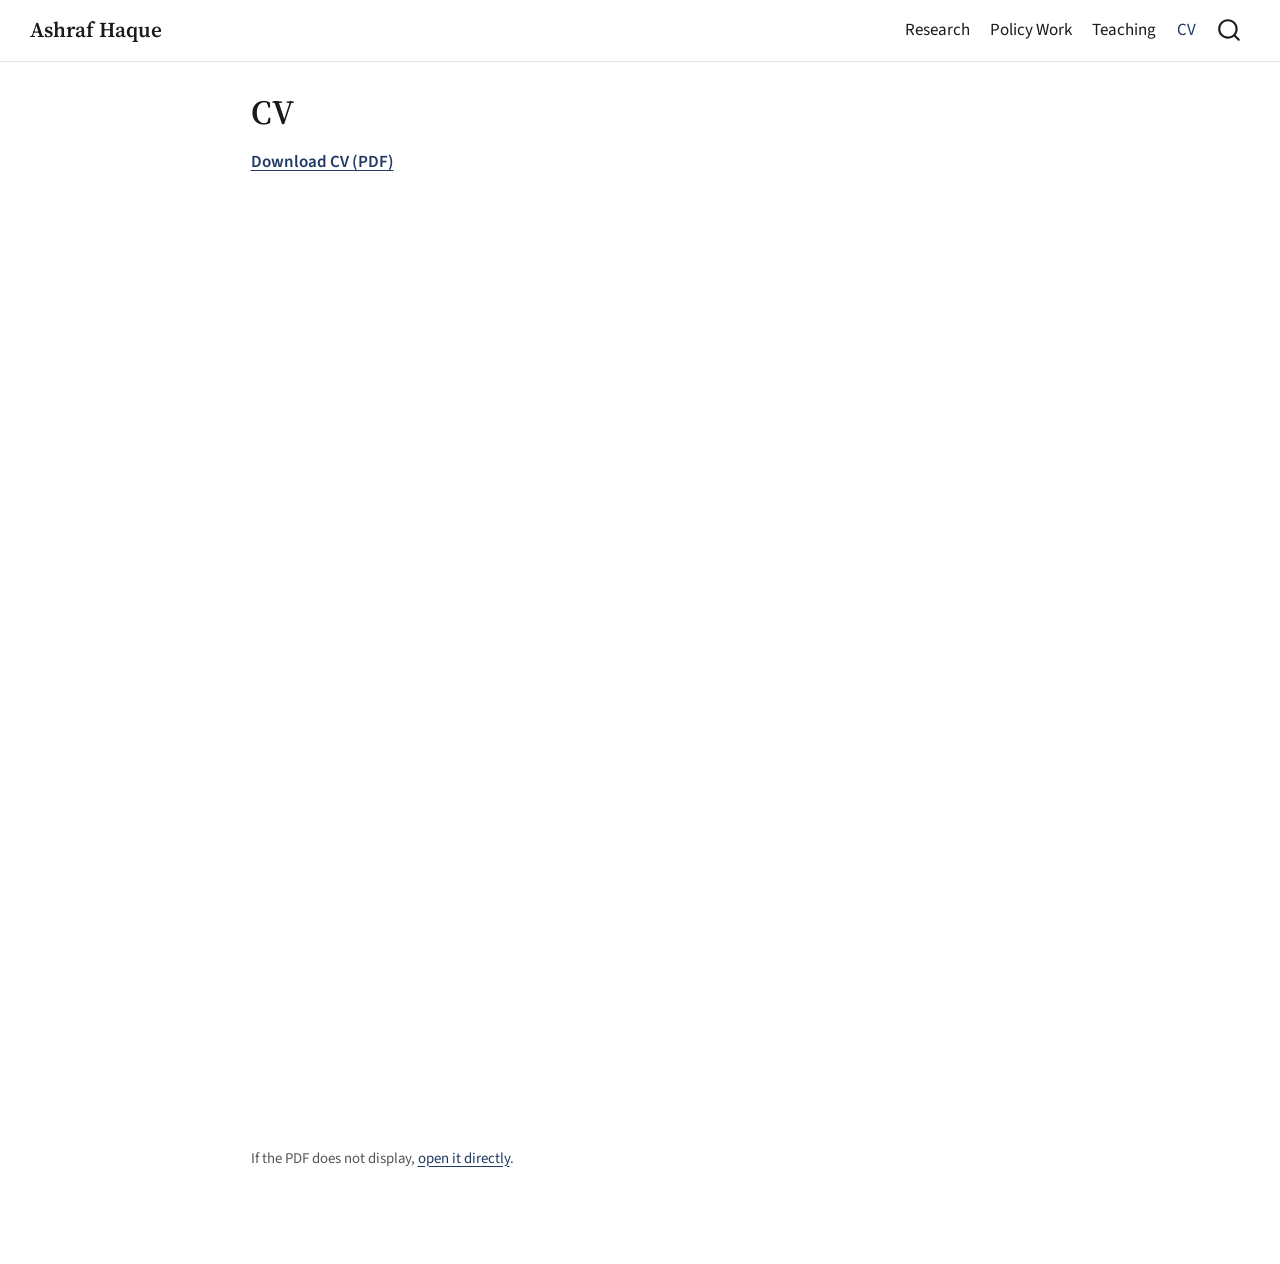
<file: docs/cv.html>
<!DOCTYPE html>
<html xmlns="http://www.w3.org/1999/xhtml" lang="en" xml:lang="en"><head>

<meta charset="utf-8">
<meta name="generator" content="quarto-1.10.18">

<meta name="viewport" content="width=device-width, initial-scale=1.0, user-scalable=yes">


<title>CV – Ashraf Haque</title>
<style>
/* Default styles provided by pandoc.
** See https://pandoc.org/MANUAL.html#variables-for-html for config info.
*/
span.smallcaps{font-variant: small-caps;}
div.columns{display: flex; gap: 1.5em;}
div.column{flex: auto;}
@media screen {
div.columns{gap: min(4vw, 1.5em);}
div.column{overflow-x: auto;}
}
div.hanging-indent{margin-left: 1.5em; text-indent: -1.5em;}
ul.task-list{list-style: none;}
ul.task-list li input[type="checkbox"] {
  width: 0.8em;
  margin: 0 0.8em 0.2em -1em; /* quarto-specific, see https://github.com/quarto-dev/quarto-cli/issues/4556 */ 
  vertical-align: middle;
}
</style>


<script src="site_libs/quarto-nav/quarto-nav.js"></script>
<script src="site_libs/quarto-nav/headroom.min.js"></script>
<script src="site_libs/clipboard/clipboard.min.js"></script>
<script src="site_libs/quarto-search/autocomplete.umd.js"></script>
<script src="site_libs/quarto-search/fuse.min.js"></script>
<script src="site_libs/quarto-search/quarto-search.js"></script>
<meta name="quarto:offset" content="./">
<script src="site_libs/quarto-html/quarto.js" type="module"></script>
<script src="site_libs/quarto-html/tabsets/tabsets.js" type="module"></script>
<script src="site_libs/quarto-html/popper.min.js"></script>
<script src="site_libs/quarto-html/tippy.umd.min.js"></script>
<script src="site_libs/quarto-html/anchor.min.js"></script>
<link href="site_libs/quarto-html/tippy.css" rel="stylesheet">
<link href="site_libs/quarto-html/quarto-syntax-highlighting-64a204ab8560d761af7679ceaba22944.css" rel="stylesheet" id="quarto-text-highlighting-styles">
<script src="site_libs/bootstrap/bootstrap.min.js"></script>
<link href="site_libs/bootstrap/bootstrap-icons.css" rel="stylesheet">
<link href="site_libs/bootstrap/bootstrap-3b0deb8d25ac9d482d904e48c14f7883.min.css" rel="stylesheet" append-hash="true" id="quarto-bootstrap" data-mode="light">
<script id="quarto-search-options" type="application/json">{
  "location": "navbar",
  "copy-button": false,
  "collapse-after": 3,
  "panel-placement": "end",
  "type": "overlay",
  "limit": 50,
  "keyboard-shortcut": [
    "f",
    "/",
    "s"
  ],
  "show-item-context": false,
  "language": {
    "search-no-results-text": "No results",
    "search-matching-documents-text": "matching documents",
    "search-copy-link-title": "Copy link to search",
    "search-hide-matches-text": "Hide additional matches",
    "search-more-match-text": "more match in this document",
    "search-more-matches-text": "more matches in this document",
    "search-clear-button-title": "Clear",
    "search-text-placeholder": "",
    "search-detached-cancel-button-title": "Cancel",
    "search-submit-button-title": "Submit",
    "search-label": "Search"
  }
}</script>
<link rel="preconnect" href="https://fonts.googleapis.com">
<link rel="preconnect" href="https://fonts.gstatic.com" crossorigin="">
<link href="https://fonts.googleapis.com/css2?family=Source+Sans+3:ital,wght@0,300..900;1,300..900&amp;family=Source+Serif+4:ital,opsz,wght@0,8..60,300..900;1,8..60,300..900&amp;display=swap" rel="stylesheet">


<meta property="og:title" content="Ashraf Haque">
<meta property="og:description" content="Md Ashraful Haque, PhD candidate in public administration at the Maxwell School, Syracuse University. Research on accountability, technology in government, and behaviorally informed design.">
<meta property="og:site_name" content="Ashraf Haque">
</head>

<body class="nav-fixed fullcontent quarto-light">

<div id="quarto-search-results"></div>
  <header id="quarto-header" class="headroom fixed-top">
    <nav class="navbar navbar-expand-lg " data-bs-theme="dark">
      <div class="navbar-container container-fluid">
      <div class="navbar-brand-container mx-auto">
    <a class="navbar-brand" href="./index.html">
    <span class="navbar-title">Ashraf Haque</span>
    </a>
  </div>
            <div id="quarto-search" class="" title="Search"></div>
          <button class="navbar-toggler" type="button" data-bs-toggle="collapse" data-bs-target="#navbarCollapse" aria-controls="navbarCollapse" role="menu" aria-expanded="false" aria-label="Toggle navigation" onclick="if (window.quartoToggleHeadroom) { window.quartoToggleHeadroom(); }">
  <span class="navbar-toggler-icon"></span>
</button>
          <div class="collapse navbar-collapse" id="navbarCollapse">
            <ul class="navbar-nav navbar-nav-scroll ms-auto">
  <li class="nav-item">
    <a class="nav-link" href="./research.html"> 
<span class="menu-text">Research</span></a>
  </li>  
  <li class="nav-item">
    <a class="nav-link" href="./policy-work.html"> 
<span class="menu-text">Policy Work</span></a>
  </li>  
  <li class="nav-item">
    <a class="nav-link" href="./teaching.html"> 
<span class="menu-text">Teaching</span></a>
  </li>  
  <li class="nav-item">
    <a class="nav-link active" href="./cv.html" aria-current="page"> 
<span class="menu-text">CV</span></a>
  </li>  
</ul>
          </div> <!-- /navcollapse -->
            <div class="quarto-navbar-tools">
</div>
      </div> <!-- /container-fluid -->
    </nav>
</header>
<!-- content -->
<div id="quarto-content" class="quarto-container page-columns page-rows-contents page-layout-article page-navbar">
<!-- sidebar -->
<!-- margin-sidebar -->
    
<!-- main -->
<main class="content" id="quarto-document-content">

<header id="title-block-header" class="quarto-title-block default">
<div class="quarto-title">
<h1 class="title">CV</h1>
</div>



<div class="quarto-title-meta">

    
  
    
  </div>
  


</header>


<p>
<a href="cv/haque-cv.pdf" target="_blank" rel="noopener" style="font-weight:600;">Download CV (PDF)</a>
</p>
<iframe src="cv/haque-cv.pdf" width="100%" height="900px" style="border:none; margin-top:1rem;">
</iframe>
<p style="font-size:0.875rem; color:#555; margin-top:0.75rem;">
If the PDF does not display, <a href="cv/haque-cv.pdf" target="_blank" rel="noopener">open it directly</a>.
</p>



</main> <!-- /main -->
<script id="quarto-html-after-body" type="application/javascript">
  window.document.addEventListener("DOMContentLoaded", function (event) {
    const icon = "";
    const anchorJS = new window.AnchorJS();
    anchorJS.options = {
      placement: 'right',
      icon: icon
    };
    anchorJS.add('.anchored');
    const isCodeAnnotation = (el) => {
      for (const clz of el.classList) {
        if (clz.startsWith('code-annotation-')) {                     
          return true;
        }
      }
      return false;
    }
    const onCopySuccess = function(e) {
      // button target
      const button = e.trigger;
      // don't keep focus
      button.blur();
      // flash "checked"
      button.classList.add('code-copy-button-checked');
      var currentTitle = button.getAttribute("title");
      button.setAttribute("title", "Copied!");
      let tooltip;
      if (window.bootstrap) {
        button.setAttribute("data-bs-toggle", "tooltip");
        button.setAttribute("data-bs-placement", "left");
        button.setAttribute("data-bs-title", "Copied!");
        tooltip = new bootstrap.Tooltip(button, 
          { trigger: "manual", 
            customClass: "code-copy-button-tooltip",
            offset: [0, -8]});
        tooltip.show();    
      }
      setTimeout(function() {
        if (tooltip) {
          tooltip.hide();
          button.removeAttribute("data-bs-title");
          button.removeAttribute("data-bs-toggle");
          button.removeAttribute("data-bs-placement");
        }
        button.setAttribute("title", currentTitle);
        button.classList.remove('code-copy-button-checked');
      }, 1000);
      // clear code selection
      e.clearSelection();
    }
    const getTextToCopy = function(trigger) {
      const outerScaffold = trigger.parentElement.cloneNode(true);
      const codeEl = outerScaffold.querySelector('code');
      for (const childEl of codeEl.children) {
        if (isCodeAnnotation(childEl)) {
          childEl.remove();
        }
      }
      return codeEl.innerText;
    }
    const clipboard = new window.ClipboardJS('.code-copy-button:not([data-in-quarto-modal])', {
      text: getTextToCopy
    });
    clipboard.on('success', onCopySuccess);
    if (window.document.getElementById('quarto-embedded-source-code-modal')) {
      const clipboardModal = new window.ClipboardJS('.code-copy-button[data-in-quarto-modal]', {
        text: getTextToCopy,
        container: window.document.getElementById('quarto-embedded-source-code-modal')
      });
      clipboardModal.on('success', onCopySuccess);
    }
      var localhostRegex = new RegExp(/^(?:http|https):\/\/localhost\:?[0-9]*\//);
      var mailtoRegex = new RegExp(/^mailto:/);
        var filterRegex = new RegExp("https:\/\/mdhaque01\.github\.io\/ashrafhaque\/");
      var isInternal = (href) => {
          return filterRegex.test(href) || localhostRegex.test(href) || mailtoRegex.test(href);
      }
      // Inspect non-navigation links and adorn them if external
     var links = window.document.querySelectorAll('a[href]:not(.nav-link):not(.navbar-brand):not(.toc-action):not(.sidebar-link):not(.sidebar-item-toggle):not(.pagination-link):not(.no-external):not([aria-hidden]):not(.dropdown-item):not(.quarto-navigation-tool):not(.about-link)');
      for (var i=0; i<links.length; i++) {
        const link = links[i];
        if (!isInternal(link.href)) {
          // undo the damage that might have been done by quarto-nav.js in the case of
          // links that we want to consider external
          if (link.dataset.originalHref !== undefined) {
            link.href = link.dataset.originalHref;
          }
        }
      }
    function tippyHover(el, contentFn, onTriggerFn, onUntriggerFn) {
      const config = {
        allowHTML: true,
        maxWidth: 500,
        delay: 100,
        arrow: false,
        appendTo: function(el) {
            return el.parentElement;
        },
        interactive: true,
        interactiveBorder: 10,
        theme: 'quarto',
        placement: 'bottom-start',
      };
      if (contentFn) {
        config.content = contentFn;
      }
      if (onTriggerFn) {
        config.onTrigger = onTriggerFn;
      }
      if (onUntriggerFn) {
        config.onUntrigger = onUntriggerFn;
      }
      window.tippy(el, config); 
    }
    const noterefs = window.document.querySelectorAll('a[role="doc-noteref"]');
    for (var i=0; i<noterefs.length; i++) {
      const ref = noterefs[i];
      tippyHover(ref, function() {
        // use id or data attribute instead here
        let href = ref.getAttribute('data-footnote-href') || ref.getAttribute('href');
        try { href = new URL(href).hash; } catch {}
        const id = href.replace(/^#\/?/, "");
        const note = window.document.getElementById(id);
        if (note) {
          return note.innerHTML;
        } else {
          return "";
        }
      });
    }
    const xrefs = window.document.querySelectorAll('a.quarto-xref');
    const processXRef = (id, note) => {
      // Strip column container classes
      const stripColumnClz = (el) => {
        el.classList.remove("page-full", "page-columns");
        if (el.children) {
          for (const child of el.children) {
            stripColumnClz(child);
          }
        }
      }
      stripColumnClz(note)
      if (id === null || id.startsWith('sec-')) {
        // Special case sections, only their first couple elements
        const container = document.createElement("div");
        if (note.children && note.children.length > 2) {
          container.appendChild(note.children[0].cloneNode(true));
          for (let i = 1; i < note.children.length; i++) {
            const child = note.children[i];
            if (child.tagName === "P" && child.innerText === "") {
              continue;
            } else {
              container.appendChild(child.cloneNode(true));
              break;
            }
          }
          if (window.Quarto?.typesetMath) {
            window.Quarto.typesetMath(container);
          }
          return container.innerHTML
        } else {
          if (window.Quarto?.typesetMath) {
            window.Quarto.typesetMath(note);
          }
          return note.innerHTML;
        }
      } else {
        // Remove any anchor links if they are present
        const anchorLink = note.querySelector('a.anchorjs-link');
        if (anchorLink) {
          anchorLink.remove();
        }
        if (window.Quarto?.typesetMath) {
          window.Quarto.typesetMath(note);
        }
        if (note.classList.contains("callout")) {
          return note.outerHTML;
        } else {
          return note.innerHTML;
        }
      }
    }
    for (var i=0; i<xrefs.length; i++) {
      const xref = xrefs[i];
      tippyHover(xref, undefined, function(instance) {
        instance.disable();
        let url = xref.getAttribute('href');
        let hash = undefined; 
        if (url.startsWith('#')) {
          hash = url;
        } else {
          try { hash = new URL(url).hash; } catch {}
        }
        if (hash) {
          const id = hash.replace(/^#\/?/, "");
          const note = window.document.getElementById(id);
          if (note !== null) {
            try {
              const html = processXRef(id, note.cloneNode(true));
              instance.setContent(html);
            } finally {
              instance.enable();
              instance.show();
            }
          } else {
            // See if we can fetch this
            fetch(url.split('#')[0])
            .then(res => res.text())
            .then(html => {
              const parser = new DOMParser();
              const htmlDoc = parser.parseFromString(html, "text/html");
              const note = htmlDoc.getElementById(id);
              if (note !== null) {
                const html = processXRef(id, note);
                instance.setContent(html);
              } 
            }).finally(() => {
              instance.enable();
              instance.show();
            });
          }
        } else {
          // See if we can fetch a full url (with no hash to target)
          // This is a special case and we should probably do some content thinning / targeting
          fetch(url)
          .then(res => res.text())
          .then(html => {
            const parser = new DOMParser();
            const htmlDoc = parser.parseFromString(html, "text/html");
            const note = htmlDoc.querySelector('main.content');
            if (note !== null) {
              // This should only happen for chapter cross references
              // (since there is no id in the URL)
              // remove the first header
              if (note.children.length > 0 && note.children[0].tagName === "HEADER") {
                note.children[0].remove();
              }
              const html = processXRef(null, note);
              instance.setContent(html);
            } 
          }).finally(() => {
            instance.enable();
            instance.show();
          });
        }
      }, function(instance) {
      });
    }
        let selectedAnnoteEl;
        const selectorForAnnotation = ( cell, annotation) => {
          let cellAttr = 'data-code-cell="' + cell + '"';
          let lineAttr = 'data-code-annotation="' +  annotation + '"';
          const selector = 'span[' + cellAttr + '][' + lineAttr + ']';
          return selector;
        }
        const selectCodeLines = (annoteEl) => {
          const doc = window.document;
          const targetCell = annoteEl.getAttribute("data-target-cell");
          const targetAnnotation = annoteEl.getAttribute("data-target-annotation");
          const annoteSpan = window.document.querySelector(selectorForAnnotation(targetCell, targetAnnotation));
          const lines = annoteSpan.getAttribute("data-code-lines").split(",");
          const lineIds = lines.map((line) => {
            return targetCell + "-" + line;
          })
          let top = null;
          let height = null;
          let parent = null;
          if (lineIds.length > 0) {
              //compute the position of the single el (top and bottom and make a div)
              const el = window.document.getElementById(lineIds[0]);
              top = el.offsetTop;
              height = el.offsetHeight;
              parent = el.parentElement.parentElement;
            if (lineIds.length > 1) {
              const lastEl = window.document.getElementById(lineIds[lineIds.length - 1]);
              const bottom = lastEl.offsetTop + lastEl.offsetHeight;
              height = bottom - top;
            }
            if (top !== null && height !== null && parent !== null) {
              // cook up a div (if necessary) and position it 
              let div = window.document.getElementById("code-annotation-line-highlight");
              if (div === null) {
                div = window.document.createElement("div");
                div.setAttribute("id", "code-annotation-line-highlight");
                div.style.position = 'absolute';
                parent.appendChild(div);
              }
              div.style.top = top - 2 + "px";
              div.style.height = height + 4 + "px";
              div.style.left = 0;
              let gutterDiv = window.document.getElementById("code-annotation-line-highlight-gutter");
              if (gutterDiv === null) {
                gutterDiv = window.document.createElement("div");
                gutterDiv.setAttribute("id", "code-annotation-line-highlight-gutter");
                gutterDiv.style.position = 'absolute';
                const codeCell = window.document.getElementById(targetCell);
                const gutter = codeCell.querySelector('.code-annotation-gutter');
                gutter.appendChild(gutterDiv);
              }
              gutterDiv.style.top = top - 2 + "px";
              gutterDiv.style.height = height + 4 + "px";
            }
            selectedAnnoteEl = annoteEl;
          }
        };
        const unselectCodeLines = () => {
          const elementsIds = ["code-annotation-line-highlight", "code-annotation-line-highlight-gutter"];
          elementsIds.forEach((elId) => {
            const div = window.document.getElementById(elId);
            if (div) {
              div.remove();
            }
          });
          selectedAnnoteEl = undefined;
        };
          // Handle positioning of the toggle
      window.addEventListener(
        "resize",
        throttle(() => {
          elRect = undefined;
          if (selectedAnnoteEl) {
            selectCodeLines(selectedAnnoteEl);
          }
        }, 10)
      );
      function throttle(fn, ms) {
      let throttle = false;
      let timer;
        return (...args) => {
          if(!throttle) { // first call gets through
              fn.apply(this, args);
              throttle = true;
          } else { // all the others get throttled
              if(timer) clearTimeout(timer); // cancel #2
              timer = setTimeout(() => {
                fn.apply(this, args);
                timer = throttle = false;
              }, ms);
          }
        };
      }
        // Attach click handler to the DT
        const annoteDls = window.document.querySelectorAll('dt[data-target-cell]');
        for (const annoteDlNode of annoteDls) {
          annoteDlNode.addEventListener('click', (event) => {
            const clickedEl = event.target;
            if (clickedEl !== selectedAnnoteEl) {
              unselectCodeLines();
              const activeEl = window.document.querySelector('dt[data-target-cell].code-annotation-active');
              if (activeEl) {
                activeEl.classList.remove('code-annotation-active');
              }
              selectCodeLines(clickedEl);
              clickedEl.classList.add('code-annotation-active');
            } else {
              // Unselect the line
              unselectCodeLines();
              clickedEl.classList.remove('code-annotation-active');
            }
          });
        }
    const findCites = (el) => {
      const parentEl = el.parentElement;
      if (parentEl) {
        const cites = parentEl.dataset.cites;
        if (cites) {
          return {
            el,
            cites: cites.split(' ')
          };
        } else {
          return findCites(el.parentElement)
        }
      } else {
        return undefined;
      }
    };
    var bibliorefs = window.document.querySelectorAll('a[role="doc-biblioref"]');
    for (var i=0; i<bibliorefs.length; i++) {
      const ref = bibliorefs[i];
      const citeInfo = findCites(ref);
      if (citeInfo) {
        tippyHover(citeInfo.el, function() {
          var popup = window.document.createElement('div');
          citeInfo.cites.forEach(function(cite) {
            var citeDiv = window.document.createElement('div');
            citeDiv.classList.add('hanging-indent');
            citeDiv.classList.add('csl-entry');
            var biblioDiv = window.document.getElementById('ref-' + cite);
            if (biblioDiv) {
              citeDiv.innerHTML = biblioDiv.innerHTML;
            }
            popup.appendChild(citeDiv);
          });
          return popup.innerHTML;
        });
      }
    }
  });
  </script>
</div> <!-- /content -->




</body></html>
</file>
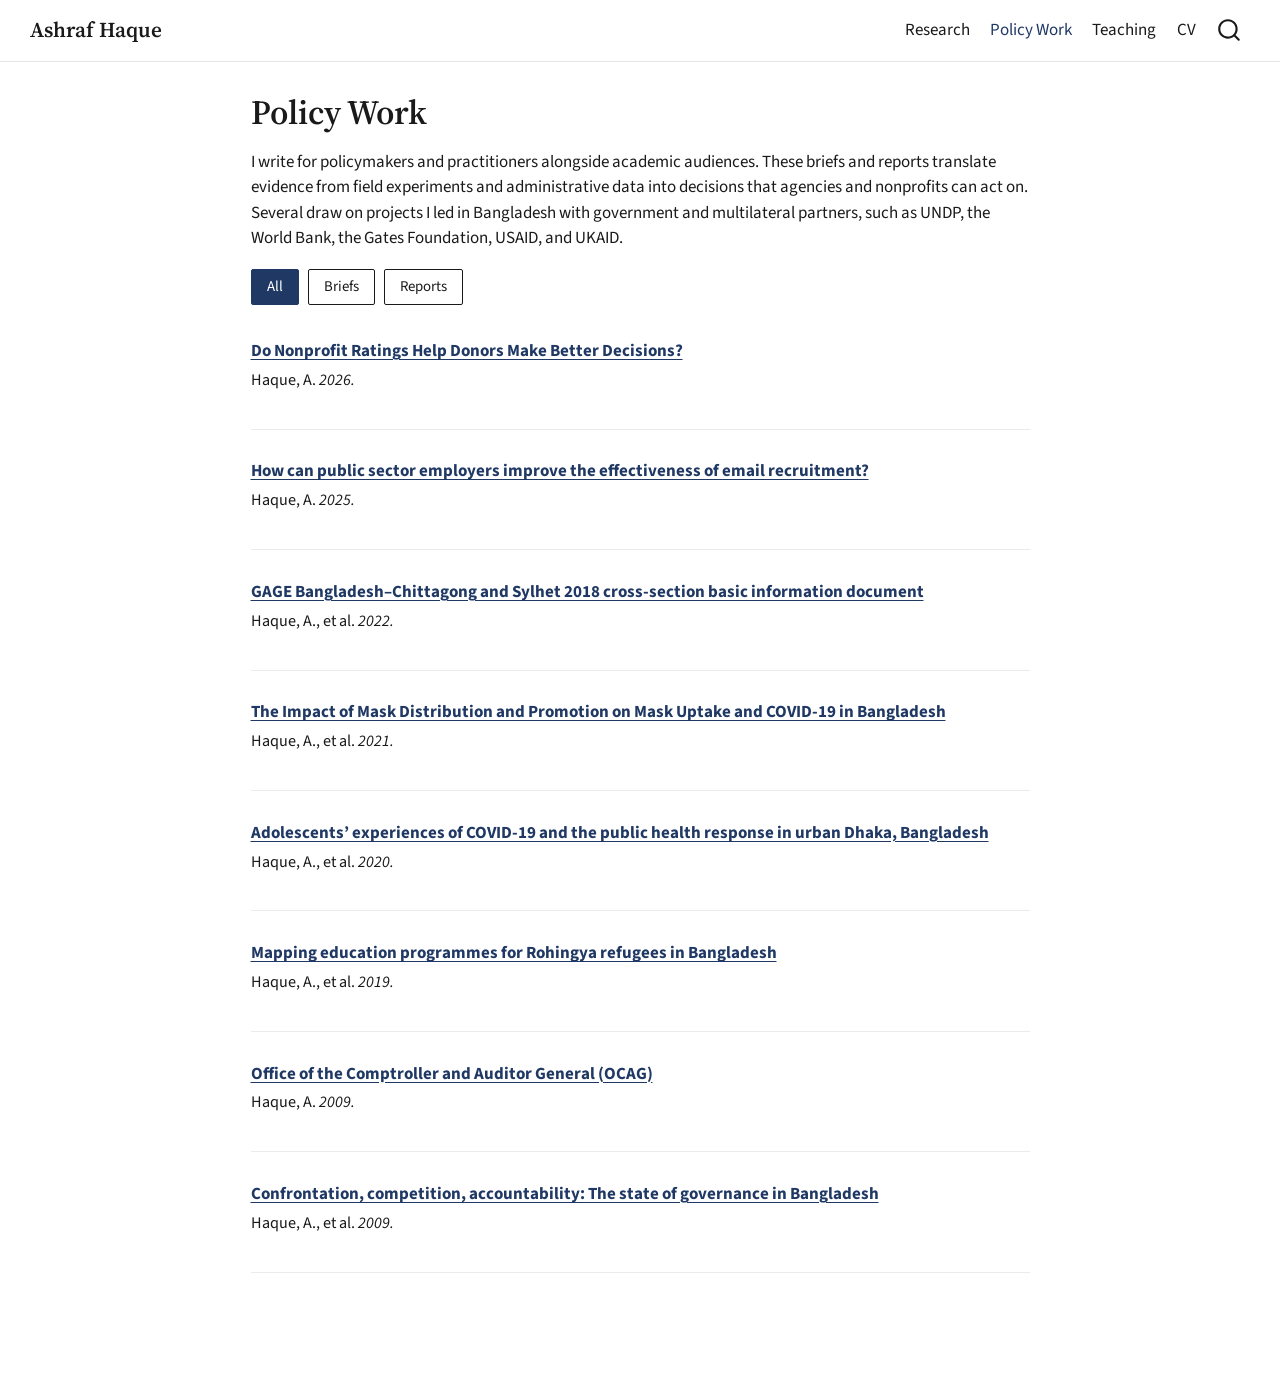
<file: docs/policy-work.html>
<!DOCTYPE html>
<html xmlns="http://www.w3.org/1999/xhtml" lang="en" xml:lang="en"><head>

<meta charset="utf-8">
<meta name="generator" content="quarto-1.10.18">

<meta name="viewport" content="width=device-width, initial-scale=1.0, user-scalable=yes">


<title>Policy Work – Ashraf Haque</title>
<style>
/* Default styles provided by pandoc.
** See https://pandoc.org/MANUAL.html#variables-for-html for config info.
*/
span.smallcaps{font-variant: small-caps;}
div.columns{display: flex; gap: 1.5em;}
div.column{flex: auto;}
@media screen {
div.columns{gap: min(4vw, 1.5em);}
div.column{overflow-x: auto;}
}
div.hanging-indent{margin-left: 1.5em; text-indent: -1.5em;}
ul.task-list{list-style: none;}
ul.task-list li input[type="checkbox"] {
  width: 0.8em;
  margin: 0 0.8em 0.2em -1em; /* quarto-specific, see https://github.com/quarto-dev/quarto-cli/issues/4556 */ 
  vertical-align: middle;
}
</style>


<script src="site_libs/quarto-nav/quarto-nav.js"></script>
<script src="site_libs/quarto-nav/headroom.min.js"></script>
<script src="site_libs/clipboard/clipboard.min.js"></script>
<script src="site_libs/quarto-search/autocomplete.umd.js"></script>
<script src="site_libs/quarto-search/fuse.min.js"></script>
<script src="site_libs/quarto-search/quarto-search.js"></script>
<meta name="quarto:offset" content="./">
<script src="site_libs/quarto-html/quarto.js" type="module"></script>
<script src="site_libs/quarto-html/tabsets/tabsets.js" type="module"></script>
<script src="site_libs/quarto-html/popper.min.js"></script>
<script src="site_libs/quarto-html/tippy.umd.min.js"></script>
<script src="site_libs/quarto-html/anchor.min.js"></script>
<link href="site_libs/quarto-html/tippy.css" rel="stylesheet">
<link href="site_libs/quarto-html/quarto-syntax-highlighting-64a204ab8560d761af7679ceaba22944.css" rel="stylesheet" id="quarto-text-highlighting-styles">
<script src="site_libs/bootstrap/bootstrap.min.js"></script>
<link href="site_libs/bootstrap/bootstrap-icons.css" rel="stylesheet">
<link href="site_libs/bootstrap/bootstrap-3b0deb8d25ac9d482d904e48c14f7883.min.css" rel="stylesheet" append-hash="true" id="quarto-bootstrap" data-mode="light">
<script id="quarto-search-options" type="application/json">{
  "location": "navbar",
  "copy-button": false,
  "collapse-after": 3,
  "panel-placement": "end",
  "type": "overlay",
  "limit": 50,
  "keyboard-shortcut": [
    "f",
    "/",
    "s"
  ],
  "show-item-context": false,
  "language": {
    "search-no-results-text": "No results",
    "search-matching-documents-text": "matching documents",
    "search-copy-link-title": "Copy link to search",
    "search-hide-matches-text": "Hide additional matches",
    "search-more-match-text": "more match in this document",
    "search-more-matches-text": "more matches in this document",
    "search-clear-button-title": "Clear",
    "search-text-placeholder": "",
    "search-detached-cancel-button-title": "Cancel",
    "search-submit-button-title": "Submit",
    "search-label": "Search"
  }
}</script>
<link rel="preconnect" href="https://fonts.googleapis.com">
<link rel="preconnect" href="https://fonts.gstatic.com" crossorigin="">
<link href="https://fonts.googleapis.com/css2?family=Source+Sans+3:ital,wght@0,300..900;1,300..900&amp;family=Source+Serif+4:ital,opsz,wght@0,8..60,300..900;1,8..60,300..900&amp;display=swap" rel="stylesheet">


<meta property="og:title" content="Ashraf Haque">
<meta property="og:description" content="Md Ashraful Haque, PhD candidate in public administration at the Maxwell School, Syracuse University. Research on accountability, technology in government, and behaviorally informed design.">
<meta property="og:site_name" content="Ashraf Haque">
</head>

<body class="nav-fixed fullcontent quarto-light">

<div id="quarto-search-results"></div>
  <header id="quarto-header" class="headroom fixed-top">
    <nav class="navbar navbar-expand-lg " data-bs-theme="dark">
      <div class="navbar-container container-fluid">
      <div class="navbar-brand-container mx-auto">
    <a class="navbar-brand" href="./index.html">
    <span class="navbar-title">Ashraf Haque</span>
    </a>
  </div>
            <div id="quarto-search" class="" title="Search"></div>
          <button class="navbar-toggler" type="button" data-bs-toggle="collapse" data-bs-target="#navbarCollapse" aria-controls="navbarCollapse" role="menu" aria-expanded="false" aria-label="Toggle navigation" onclick="if (window.quartoToggleHeadroom) { window.quartoToggleHeadroom(); }">
  <span class="navbar-toggler-icon"></span>
</button>
          <div class="collapse navbar-collapse" id="navbarCollapse">
            <ul class="navbar-nav navbar-nav-scroll ms-auto">
  <li class="nav-item">
    <a class="nav-link" href="./research.html"> 
<span class="menu-text">Research</span></a>
  </li>  
  <li class="nav-item">
    <a class="nav-link active" href="./policy-work.html" aria-current="page"> 
<span class="menu-text">Policy Work</span></a>
  </li>  
  <li class="nav-item">
    <a class="nav-link" href="./teaching.html"> 
<span class="menu-text">Teaching</span></a>
  </li>  
  <li class="nav-item">
    <a class="nav-link" href="./cv.html"> 
<span class="menu-text">CV</span></a>
  </li>  
</ul>
          </div> <!-- /navcollapse -->
            <div class="quarto-navbar-tools">
</div>
      </div> <!-- /container-fluid -->
    </nav>
</header>
<!-- content -->
<div id="quarto-content" class="quarto-container page-columns page-rows-contents page-layout-article page-navbar">
<!-- sidebar -->
<!-- margin-sidebar -->
    
<!-- main -->
<main class="content" id="quarto-document-content">

<header id="title-block-header" class="quarto-title-block default">
<div class="quarto-title">
<h1 class="title">Policy Work</h1>
</div>



<div class="quarto-title-meta">

    
  
    
  </div>
  


</header>


<p>
I write for policymakers and practitioners alongside academic audiences. These briefs and reports translate evidence from field experiments and administrative data into decisions that agencies and nonprofits can act on. Several draw on projects I led in Bangladesh with government and multilateral partners, such as UNDP, the World Bank, the Gates Foundation, USAID, and UKAID.
</p>
<div class="filter-buttons">
<button class="filter-btn active" data-filter="all">
All
</button>
<button class="filter-btn" data-filter="brief">
Briefs
</button>
<button class="filter-btn" data-filter="report">
Reports
</button>
</div>
<div class="pub-entry" data-type="brief">
<p class="pub-title">
<a href="https://surface.syr.edu/cpr/536/" target="_blank" rel="noopener"><strong>Do Nonprofit Ratings Help Donors Make Better Decisions?</strong></a>
</p>
<p class="pub-meta">
Haque, A. <em>2026.</em>
</p>
</div>
<div class="pub-entry" data-type="brief">
<p class="pub-title">
<a href="https://surface.syr.edu/cpr/498/" target="_blank" rel="noopener"><strong>How can public sector employers improve the effectiveness of email recruitment?</strong></a>
</p>
<p class="pub-meta">
Haque, A. <em>2025.</em>
</p>
</div>
<div class="pub-entry" data-type="report">
<p class="pub-title">
<a href="https://doc.ukdataservice.ac.uk/doc/8903/mrdoc/pdf/8903_gage_banglades-chitsyl2018_crosssection_manual_basic_information.pdf" target="_blank" rel="noopener"><strong>GAGE Bangladesh–Chittagong and Sylhet 2018 cross-section basic information document</strong></a>
</p>
<p class="pub-meta">
Haque, A., et al.&nbsp;<em>2022.</em>
</p>
</div>
<div class="pub-entry" data-type="brief">
<p class="pub-title">
<a href="https://poverty-action.org/publication/normalizing-mask-wearing-urban-areas" target="_blank" rel="noopener"><strong>The Impact of Mask Distribution and Promotion on Mask Uptake and COVID-19 in Bangladesh</strong></a>
</p>
<p class="pub-meta">
Haque, A., et al.&nbsp;<em>2021.</em>
</p>
</div>
<div class="pub-entry" data-type="report">
<p class="pub-title">
<a href="https://gage.odi.org/wp-content/uploads/2020/10/Adolescents%E2%80%99-experiences-of-covid-19-and-the-public-health-response-in-urban-Dhaka-Bangladesh-v4.pdf" target="_blank" rel="noopener"><strong>Adolescents’ experiences of COVID-19 and the public health response in urban Dhaka, Bangladesh</strong></a>
</p>
<p class="pub-meta">
Haque, A., et al.&nbsp;<em>2020.</em>
</p>
</div>
<div class="pub-entry" data-type="brief">
<p class="pub-title">
<a href="https://www.prio.org/publications/11997" target="_blank" rel="noopener"><strong>Mapping education programmes for Rohingya refugees in Bangladesh</strong></a>
</p>
<p class="pub-meta">
Haque, A., et al.&nbsp;<em>2019.</em>
</p>
</div>
<div class="pub-entry" data-type="report">
<p class="pub-title">
<a href="https://dspace.bracu.ac.bd/xmlui/bitstream/handle/10361/888/Institution%20of%20Accountability%20OCAG%202009.pdf?sequence=1" target="_blank" rel="noopener"><strong>Office of the Comptroller and Auditor General (OCAG)</strong></a>
</p>
<p class="pub-meta">
Haque, A. <em>2009.</em>
</p>
</div>
<div class="pub-entry" data-type="report">
<p class="pub-title">
<a href="https://bigd.bracu.ac.bd/publications/the-state-of-governance-in-bangladesh-2008-confrontation-competition-accountability-2/" target="_blank" rel="noopener"><strong>Confrontation, competition, accountability: The state of governance in Bangladesh</strong></a>
</p>
<p class="pub-meta">
Haque, A., et al.&nbsp;<em>2009.</em>
</p>
</div>
<script>
(function () {
  var btns = document.querySelectorAll('.filter-btn');
  var entries = document.querySelectorAll('.pub-entry');

  btns.forEach(function (btn) {
    btn.addEventListener('click', function () {
      var filter = this.dataset.filter;

      btns.forEach(function (b) { b.classList.remove('active'); });
      this.classList.add('active');

      entries.forEach(function (entry) {
        var type = entry.dataset.type || '';
        var show = filter === 'all' || type === filter;
        entry.style.display = show ? '' : 'none';
      });
    });
  });
})();
</script>



</main> <!-- /main -->
<script id="quarto-html-after-body" type="application/javascript">
  window.document.addEventListener("DOMContentLoaded", function (event) {
    const icon = "";
    const anchorJS = new window.AnchorJS();
    anchorJS.options = {
      placement: 'right',
      icon: icon
    };
    anchorJS.add('.anchored');
    const isCodeAnnotation = (el) => {
      for (const clz of el.classList) {
        if (clz.startsWith('code-annotation-')) {                     
          return true;
        }
      }
      return false;
    }
    const onCopySuccess = function(e) {
      // button target
      const button = e.trigger;
      // don't keep focus
      button.blur();
      // flash "checked"
      button.classList.add('code-copy-button-checked');
      var currentTitle = button.getAttribute("title");
      button.setAttribute("title", "Copied!");
      let tooltip;
      if (window.bootstrap) {
        button.setAttribute("data-bs-toggle", "tooltip");
        button.setAttribute("data-bs-placement", "left");
        button.setAttribute("data-bs-title", "Copied!");
        tooltip = new bootstrap.Tooltip(button, 
          { trigger: "manual", 
            customClass: "code-copy-button-tooltip",
            offset: [0, -8]});
        tooltip.show();    
      }
      setTimeout(function() {
        if (tooltip) {
          tooltip.hide();
          button.removeAttribute("data-bs-title");
          button.removeAttribute("data-bs-toggle");
          button.removeAttribute("data-bs-placement");
        }
        button.setAttribute("title", currentTitle);
        button.classList.remove('code-copy-button-checked');
      }, 1000);
      // clear code selection
      e.clearSelection();
    }
    const getTextToCopy = function(trigger) {
      const outerScaffold = trigger.parentElement.cloneNode(true);
      const codeEl = outerScaffold.querySelector('code');
      for (const childEl of codeEl.children) {
        if (isCodeAnnotation(childEl)) {
          childEl.remove();
        }
      }
      return codeEl.innerText;
    }
    const clipboard = new window.ClipboardJS('.code-copy-button:not([data-in-quarto-modal])', {
      text: getTextToCopy
    });
    clipboard.on('success', onCopySuccess);
    if (window.document.getElementById('quarto-embedded-source-code-modal')) {
      const clipboardModal = new window.ClipboardJS('.code-copy-button[data-in-quarto-modal]', {
        text: getTextToCopy,
        container: window.document.getElementById('quarto-embedded-source-code-modal')
      });
      clipboardModal.on('success', onCopySuccess);
    }
      var localhostRegex = new RegExp(/^(?:http|https):\/\/localhost\:?[0-9]*\//);
      var mailtoRegex = new RegExp(/^mailto:/);
        var filterRegex = new RegExp("https:\/\/mdhaque01\.github\.io\/ashrafhaque\/");
      var isInternal = (href) => {
          return filterRegex.test(href) || localhostRegex.test(href) || mailtoRegex.test(href);
      }
      // Inspect non-navigation links and adorn them if external
     var links = window.document.querySelectorAll('a[href]:not(.nav-link):not(.navbar-brand):not(.toc-action):not(.sidebar-link):not(.sidebar-item-toggle):not(.pagination-link):not(.no-external):not([aria-hidden]):not(.dropdown-item):not(.quarto-navigation-tool):not(.about-link)');
      for (var i=0; i<links.length; i++) {
        const link = links[i];
        if (!isInternal(link.href)) {
          // undo the damage that might have been done by quarto-nav.js in the case of
          // links that we want to consider external
          if (link.dataset.originalHref !== undefined) {
            link.href = link.dataset.originalHref;
          }
        }
      }
    function tippyHover(el, contentFn, onTriggerFn, onUntriggerFn) {
      const config = {
        allowHTML: true,
        maxWidth: 500,
        delay: 100,
        arrow: false,
        appendTo: function(el) {
            return el.parentElement;
        },
        interactive: true,
        interactiveBorder: 10,
        theme: 'quarto',
        placement: 'bottom-start',
      };
      if (contentFn) {
        config.content = contentFn;
      }
      if (onTriggerFn) {
        config.onTrigger = onTriggerFn;
      }
      if (onUntriggerFn) {
        config.onUntrigger = onUntriggerFn;
      }
      window.tippy(el, config); 
    }
    const noterefs = window.document.querySelectorAll('a[role="doc-noteref"]');
    for (var i=0; i<noterefs.length; i++) {
      const ref = noterefs[i];
      tippyHover(ref, function() {
        // use id or data attribute instead here
        let href = ref.getAttribute('data-footnote-href') || ref.getAttribute('href');
        try { href = new URL(href).hash; } catch {}
        const id = href.replace(/^#\/?/, "");
        const note = window.document.getElementById(id);
        if (note) {
          return note.innerHTML;
        } else {
          return "";
        }
      });
    }
    const xrefs = window.document.querySelectorAll('a.quarto-xref');
    const processXRef = (id, note) => {
      // Strip column container classes
      const stripColumnClz = (el) => {
        el.classList.remove("page-full", "page-columns");
        if (el.children) {
          for (const child of el.children) {
            stripColumnClz(child);
          }
        }
      }
      stripColumnClz(note)
      if (id === null || id.startsWith('sec-')) {
        // Special case sections, only their first couple elements
        const container = document.createElement("div");
        if (note.children && note.children.length > 2) {
          container.appendChild(note.children[0].cloneNode(true));
          for (let i = 1; i < note.children.length; i++) {
            const child = note.children[i];
            if (child.tagName === "P" && child.innerText === "") {
              continue;
            } else {
              container.appendChild(child.cloneNode(true));
              break;
            }
          }
          if (window.Quarto?.typesetMath) {
            window.Quarto.typesetMath(container);
          }
          return container.innerHTML
        } else {
          if (window.Quarto?.typesetMath) {
            window.Quarto.typesetMath(note);
          }
          return note.innerHTML;
        }
      } else {
        // Remove any anchor links if they are present
        const anchorLink = note.querySelector('a.anchorjs-link');
        if (anchorLink) {
          anchorLink.remove();
        }
        if (window.Quarto?.typesetMath) {
          window.Quarto.typesetMath(note);
        }
        if (note.classList.contains("callout")) {
          return note.outerHTML;
        } else {
          return note.innerHTML;
        }
      }
    }
    for (var i=0; i<xrefs.length; i++) {
      const xref = xrefs[i];
      tippyHover(xref, undefined, function(instance) {
        instance.disable();
        let url = xref.getAttribute('href');
        let hash = undefined; 
        if (url.startsWith('#')) {
          hash = url;
        } else {
          try { hash = new URL(url).hash; } catch {}
        }
        if (hash) {
          const id = hash.replace(/^#\/?/, "");
          const note = window.document.getElementById(id);
          if (note !== null) {
            try {
              const html = processXRef(id, note.cloneNode(true));
              instance.setContent(html);
            } finally {
              instance.enable();
              instance.show();
            }
          } else {
            // See if we can fetch this
            fetch(url.split('#')[0])
            .then(res => res.text())
            .then(html => {
              const parser = new DOMParser();
              const htmlDoc = parser.parseFromString(html, "text/html");
              const note = htmlDoc.getElementById(id);
              if (note !== null) {
                const html = processXRef(id, note);
                instance.setContent(html);
              } 
            }).finally(() => {
              instance.enable();
              instance.show();
            });
          }
        } else {
          // See if we can fetch a full url (with no hash to target)
          // This is a special case and we should probably do some content thinning / targeting
          fetch(url)
          .then(res => res.text())
          .then(html => {
            const parser = new DOMParser();
            const htmlDoc = parser.parseFromString(html, "text/html");
            const note = htmlDoc.querySelector('main.content');
            if (note !== null) {
              // This should only happen for chapter cross references
              // (since there is no id in the URL)
              // remove the first header
              if (note.children.length > 0 && note.children[0].tagName === "HEADER") {
                note.children[0].remove();
              }
              const html = processXRef(null, note);
              instance.setContent(html);
            } 
          }).finally(() => {
            instance.enable();
            instance.show();
          });
        }
      }, function(instance) {
      });
    }
        let selectedAnnoteEl;
        const selectorForAnnotation = ( cell, annotation) => {
          let cellAttr = 'data-code-cell="' + cell + '"';
          let lineAttr = 'data-code-annotation="' +  annotation + '"';
          const selector = 'span[' + cellAttr + '][' + lineAttr + ']';
          return selector;
        }
        const selectCodeLines = (annoteEl) => {
          const doc = window.document;
          const targetCell = annoteEl.getAttribute("data-target-cell");
          const targetAnnotation = annoteEl.getAttribute("data-target-annotation");
          const annoteSpan = window.document.querySelector(selectorForAnnotation(targetCell, targetAnnotation));
          const lines = annoteSpan.getAttribute("data-code-lines").split(",");
          const lineIds = lines.map((line) => {
            return targetCell + "-" + line;
          })
          let top = null;
          let height = null;
          let parent = null;
          if (lineIds.length > 0) {
              //compute the position of the single el (top and bottom and make a div)
              const el = window.document.getElementById(lineIds[0]);
              top = el.offsetTop;
              height = el.offsetHeight;
              parent = el.parentElement.parentElement;
            if (lineIds.length > 1) {
              const lastEl = window.document.getElementById(lineIds[lineIds.length - 1]);
              const bottom = lastEl.offsetTop + lastEl.offsetHeight;
              height = bottom - top;
            }
            if (top !== null && height !== null && parent !== null) {
              // cook up a div (if necessary) and position it 
              let div = window.document.getElementById("code-annotation-line-highlight");
              if (div === null) {
                div = window.document.createElement("div");
                div.setAttribute("id", "code-annotation-line-highlight");
                div.style.position = 'absolute';
                parent.appendChild(div);
              }
              div.style.top = top - 2 + "px";
              div.style.height = height + 4 + "px";
              div.style.left = 0;
              let gutterDiv = window.document.getElementById("code-annotation-line-highlight-gutter");
              if (gutterDiv === null) {
                gutterDiv = window.document.createElement("div");
                gutterDiv.setAttribute("id", "code-annotation-line-highlight-gutter");
                gutterDiv.style.position = 'absolute';
                const codeCell = window.document.getElementById(targetCell);
                const gutter = codeCell.querySelector('.code-annotation-gutter');
                gutter.appendChild(gutterDiv);
              }
              gutterDiv.style.top = top - 2 + "px";
              gutterDiv.style.height = height + 4 + "px";
            }
            selectedAnnoteEl = annoteEl;
          }
        };
        const unselectCodeLines = () => {
          const elementsIds = ["code-annotation-line-highlight", "code-annotation-line-highlight-gutter"];
          elementsIds.forEach((elId) => {
            const div = window.document.getElementById(elId);
            if (div) {
              div.remove();
            }
          });
          selectedAnnoteEl = undefined;
        };
          // Handle positioning of the toggle
      window.addEventListener(
        "resize",
        throttle(() => {
          elRect = undefined;
          if (selectedAnnoteEl) {
            selectCodeLines(selectedAnnoteEl);
          }
        }, 10)
      );
      function throttle(fn, ms) {
      let throttle = false;
      let timer;
        return (...args) => {
          if(!throttle) { // first call gets through
              fn.apply(this, args);
              throttle = true;
          } else { // all the others get throttled
              if(timer) clearTimeout(timer); // cancel #2
              timer = setTimeout(() => {
                fn.apply(this, args);
                timer = throttle = false;
              }, ms);
          }
        };
      }
        // Attach click handler to the DT
        const annoteDls = window.document.querySelectorAll('dt[data-target-cell]');
        for (const annoteDlNode of annoteDls) {
          annoteDlNode.addEventListener('click', (event) => {
            const clickedEl = event.target;
            if (clickedEl !== selectedAnnoteEl) {
              unselectCodeLines();
              const activeEl = window.document.querySelector('dt[data-target-cell].code-annotation-active');
              if (activeEl) {
                activeEl.classList.remove('code-annotation-active');
              }
              selectCodeLines(clickedEl);
              clickedEl.classList.add('code-annotation-active');
            } else {
              // Unselect the line
              unselectCodeLines();
              clickedEl.classList.remove('code-annotation-active');
            }
          });
        }
    const findCites = (el) => {
      const parentEl = el.parentElement;
      if (parentEl) {
        const cites = parentEl.dataset.cites;
        if (cites) {
          return {
            el,
            cites: cites.split(' ')
          };
        } else {
          return findCites(el.parentElement)
        }
      } else {
        return undefined;
      }
    };
    var bibliorefs = window.document.querySelectorAll('a[role="doc-biblioref"]');
    for (var i=0; i<bibliorefs.length; i++) {
      const ref = bibliorefs[i];
      const citeInfo = findCites(ref);
      if (citeInfo) {
        tippyHover(citeInfo.el, function() {
          var popup = window.document.createElement('div');
          citeInfo.cites.forEach(function(cite) {
            var citeDiv = window.document.createElement('div');
            citeDiv.classList.add('hanging-indent');
            citeDiv.classList.add('csl-entry');
            var biblioDiv = window.document.getElementById('ref-' + cite);
            if (biblioDiv) {
              citeDiv.innerHTML = biblioDiv.innerHTML;
            }
            popup.appendChild(citeDiv);
          });
          return popup.innerHTML;
        });
      }
    }
  });
  </script>
</div> <!-- /content -->




</body></html>
</file>
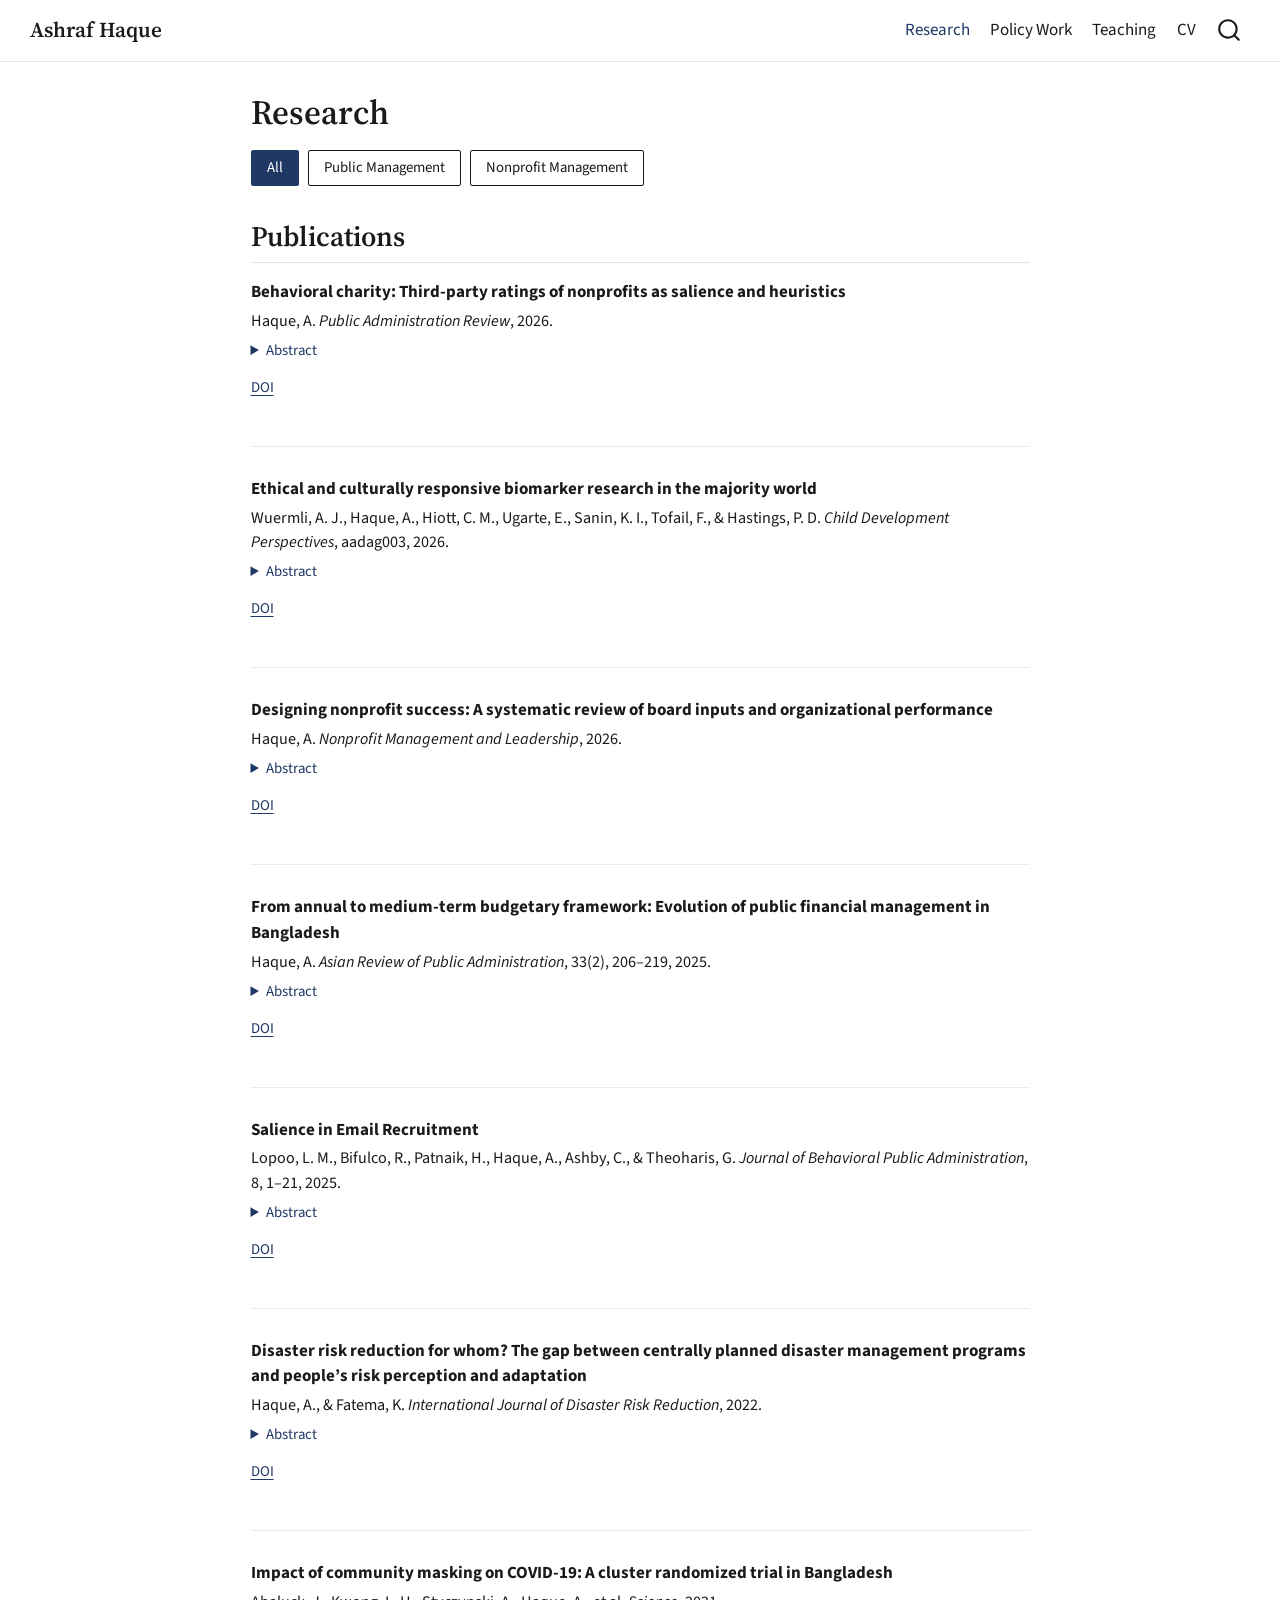
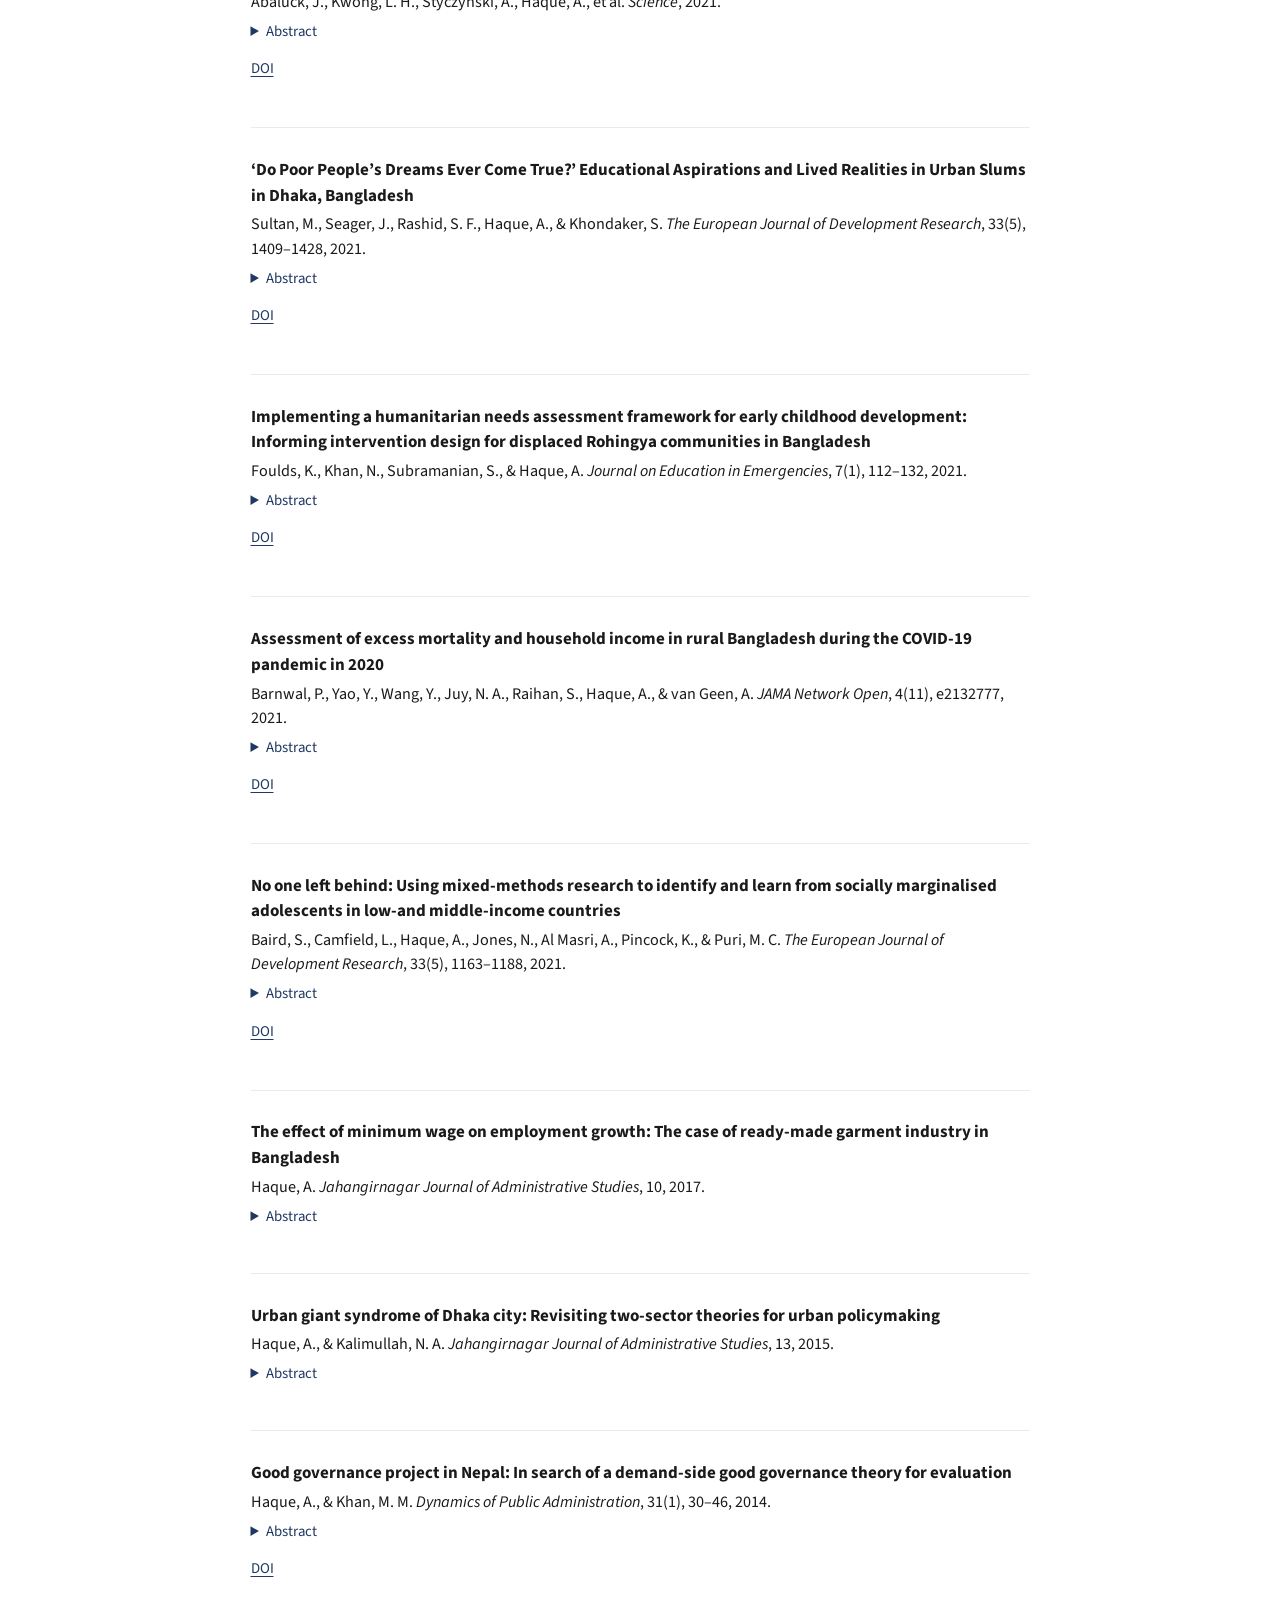
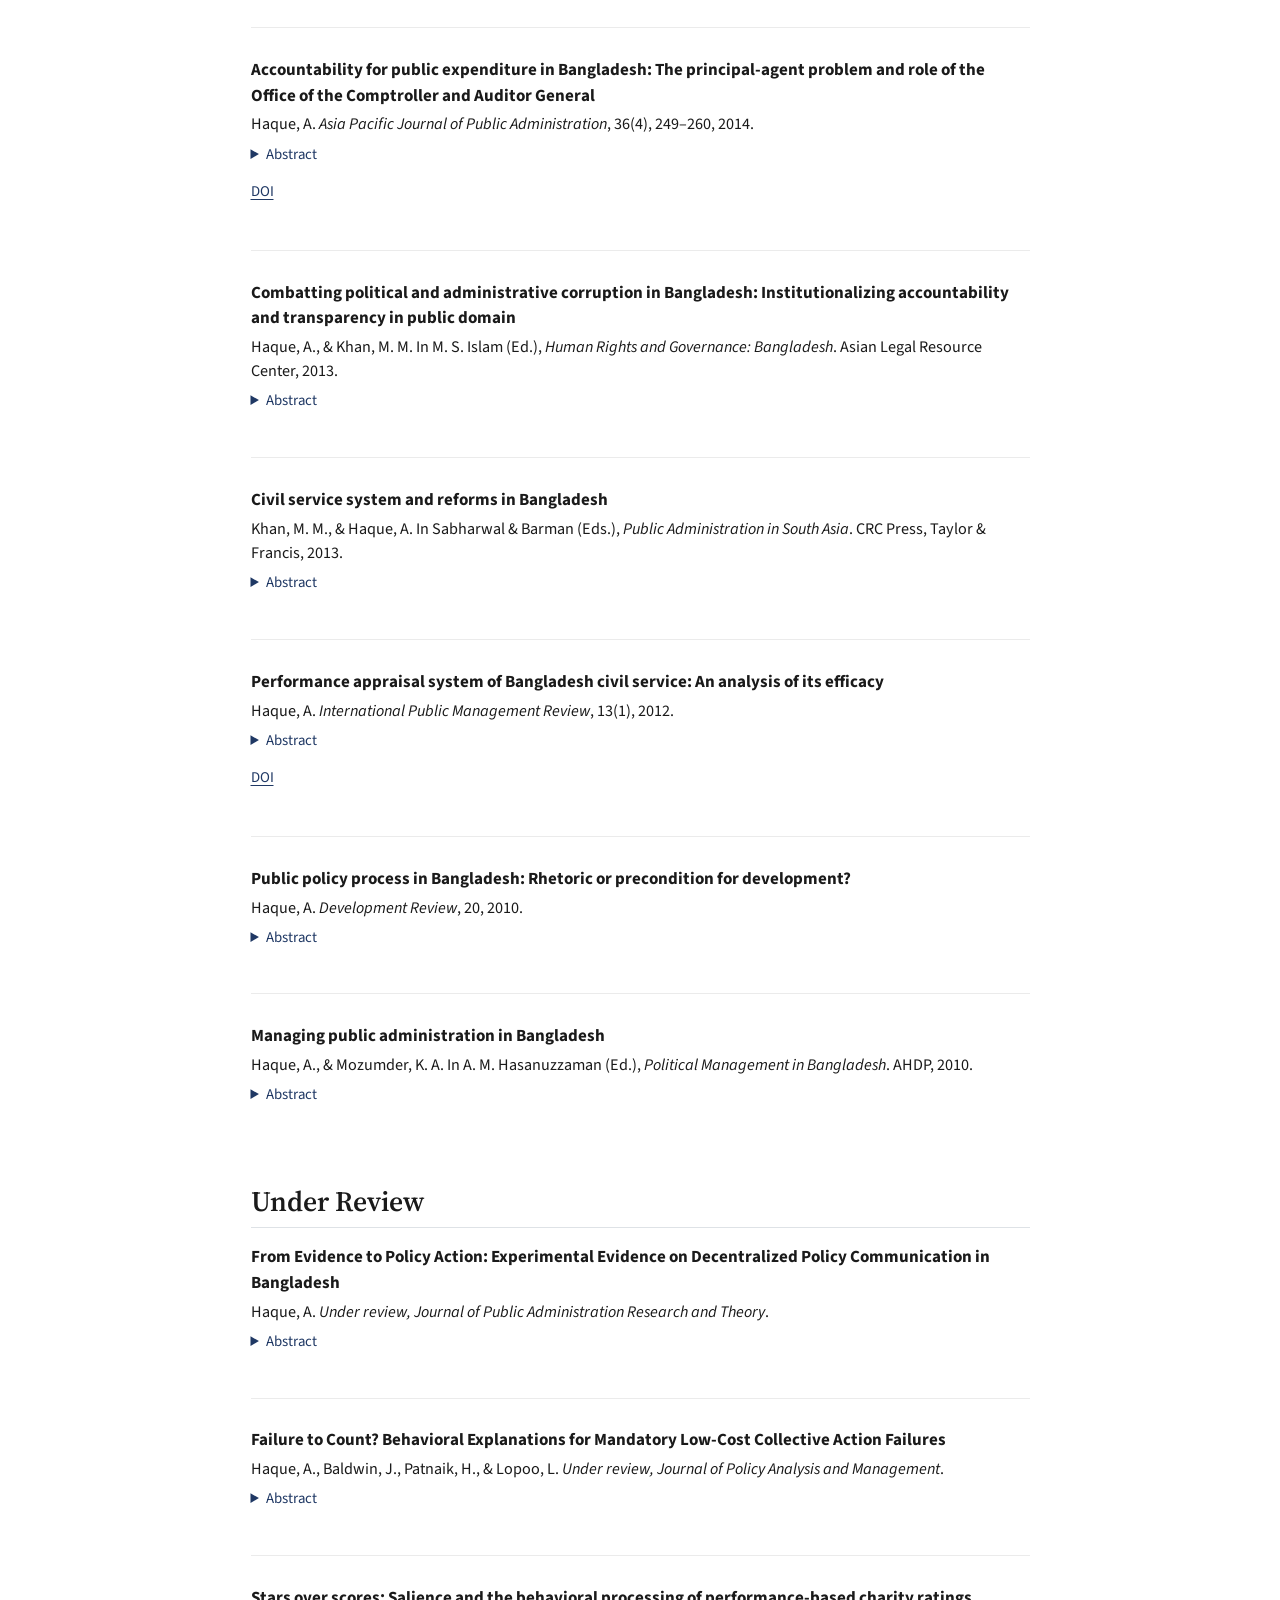
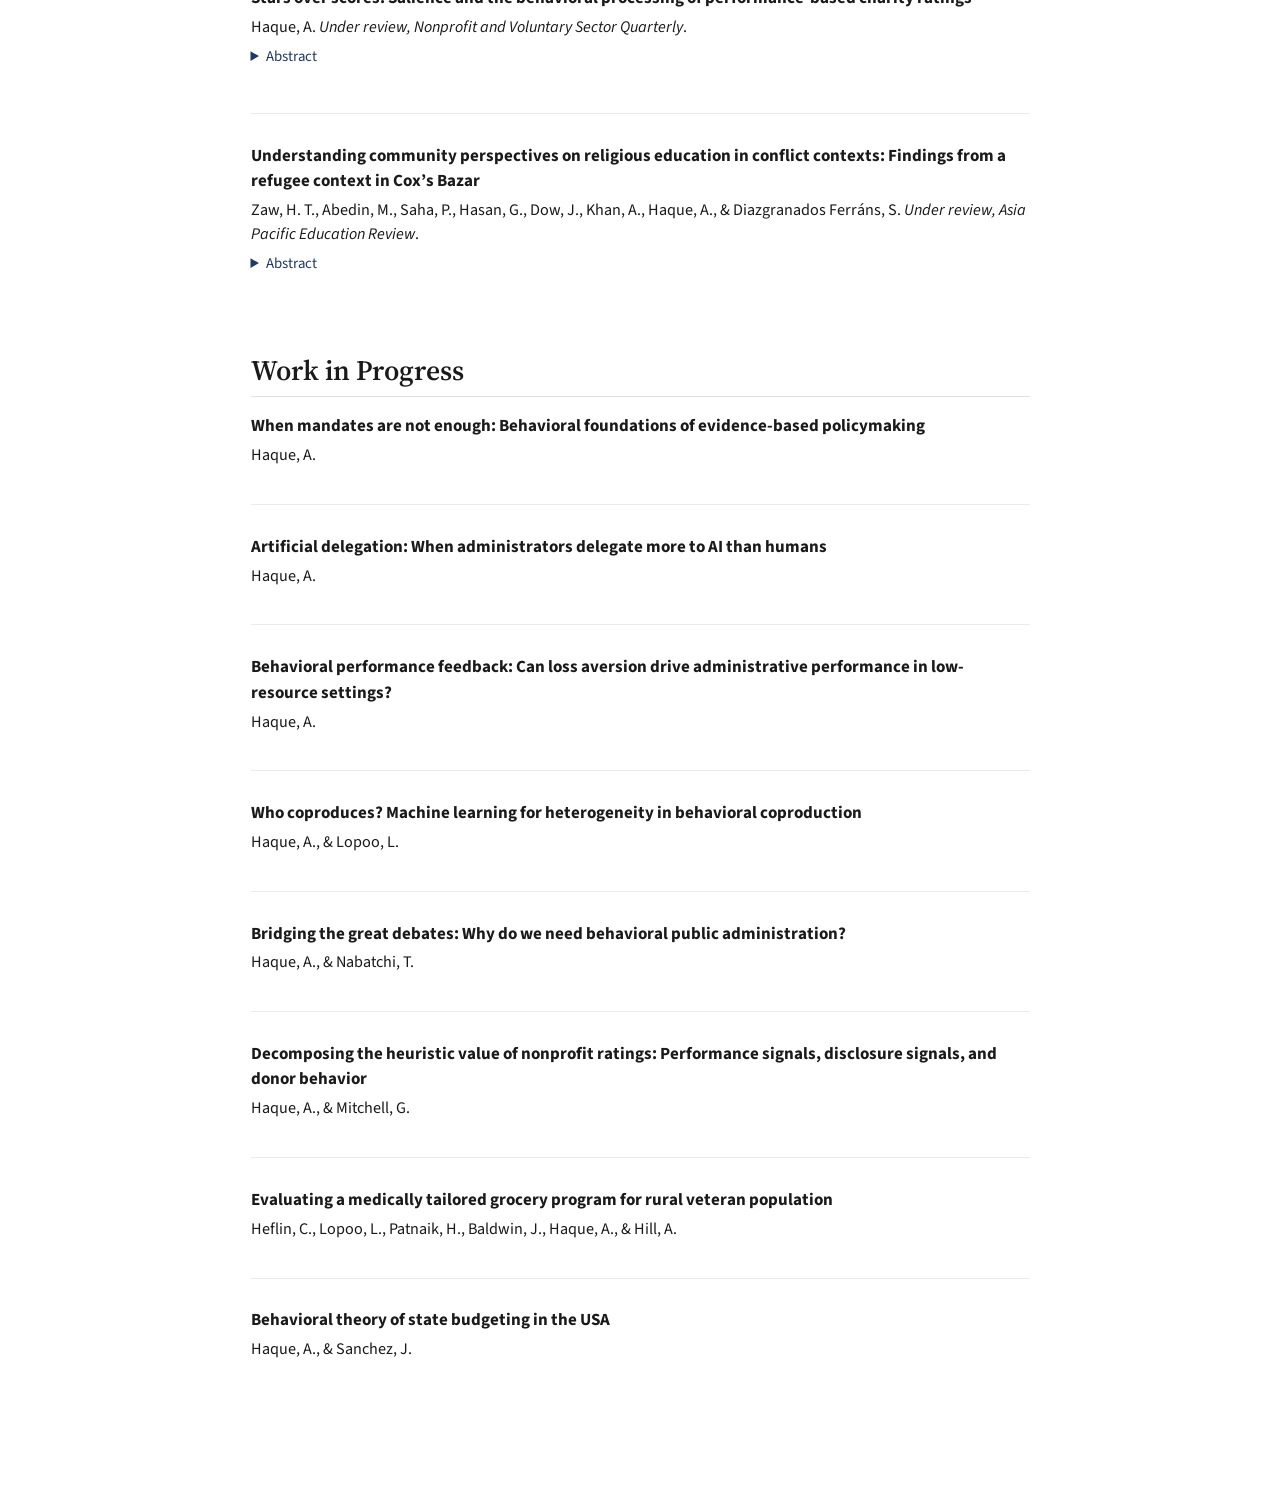
<file: docs/research.html>
<!DOCTYPE html>
<html xmlns="http://www.w3.org/1999/xhtml" lang="en" xml:lang="en"><head>

<meta charset="utf-8">
<meta name="generator" content="quarto-1.10.18">

<meta name="viewport" content="width=device-width, initial-scale=1.0, user-scalable=yes">


<title>Research – Ashraf Haque</title>
<style>
/* Default styles provided by pandoc.
** See https://pandoc.org/MANUAL.html#variables-for-html for config info.
*/
span.smallcaps{font-variant: small-caps;}
div.columns{display: flex; gap: 1.5em;}
div.column{flex: auto;}
@media screen {
div.columns{gap: min(4vw, 1.5em);}
div.column{overflow-x: auto;}
}
div.hanging-indent{margin-left: 1.5em; text-indent: -1.5em;}
ul.task-list{list-style: none;}
ul.task-list li input[type="checkbox"] {
  width: 0.8em;
  margin: 0 0.8em 0.2em -1em; /* quarto-specific, see https://github.com/quarto-dev/quarto-cli/issues/4556 */ 
  vertical-align: middle;
}
</style>


<script src="site_libs/quarto-nav/quarto-nav.js"></script>
<script src="site_libs/quarto-nav/headroom.min.js"></script>
<script src="site_libs/clipboard/clipboard.min.js"></script>
<script src="site_libs/quarto-search/autocomplete.umd.js"></script>
<script src="site_libs/quarto-search/fuse.min.js"></script>
<script src="site_libs/quarto-search/quarto-search.js"></script>
<meta name="quarto:offset" content="./">
<script src="site_libs/quarto-html/quarto.js" type="module"></script>
<script src="site_libs/quarto-html/tabsets/tabsets.js" type="module"></script>
<script src="site_libs/quarto-html/popper.min.js"></script>
<script src="site_libs/quarto-html/tippy.umd.min.js"></script>
<script src="site_libs/quarto-html/anchor.min.js"></script>
<link href="site_libs/quarto-html/tippy.css" rel="stylesheet">
<link href="site_libs/quarto-html/quarto-syntax-highlighting-64a204ab8560d761af7679ceaba22944.css" rel="stylesheet" id="quarto-text-highlighting-styles">
<script src="site_libs/bootstrap/bootstrap.min.js"></script>
<link href="site_libs/bootstrap/bootstrap-icons.css" rel="stylesheet">
<link href="site_libs/bootstrap/bootstrap-3b0deb8d25ac9d482d904e48c14f7883.min.css" rel="stylesheet" append-hash="true" id="quarto-bootstrap" data-mode="light">
<script id="quarto-search-options" type="application/json">{
  "location": "navbar",
  "copy-button": false,
  "collapse-after": 3,
  "panel-placement": "end",
  "type": "overlay",
  "limit": 50,
  "keyboard-shortcut": [
    "f",
    "/",
    "s"
  ],
  "show-item-context": false,
  "language": {
    "search-no-results-text": "No results",
    "search-matching-documents-text": "matching documents",
    "search-copy-link-title": "Copy link to search",
    "search-hide-matches-text": "Hide additional matches",
    "search-more-match-text": "more match in this document",
    "search-more-matches-text": "more matches in this document",
    "search-clear-button-title": "Clear",
    "search-text-placeholder": "",
    "search-detached-cancel-button-title": "Cancel",
    "search-submit-button-title": "Submit",
    "search-label": "Search"
  }
}</script>
<link rel="preconnect" href="https://fonts.googleapis.com">
<link rel="preconnect" href="https://fonts.gstatic.com" crossorigin="">
<link href="https://fonts.googleapis.com/css2?family=Source+Sans+3:ital,wght@0,300..900;1,300..900&amp;family=Source+Serif+4:ital,opsz,wght@0,8..60,300..900;1,8..60,300..900&amp;display=swap" rel="stylesheet">


<meta property="og:title" content="Ashraf Haque">
<meta property="og:description" content="Md Ashraful Haque, PhD candidate in public administration at the Maxwell School, Syracuse University. Research on accountability, technology in government, and behaviorally informed design.">
<meta property="og:site_name" content="Ashraf Haque">
</head>

<body class="nav-fixed fullcontent quarto-light">

<div id="quarto-search-results"></div>
  <header id="quarto-header" class="headroom fixed-top">
    <nav class="navbar navbar-expand-lg " data-bs-theme="dark">
      <div class="navbar-container container-fluid">
      <div class="navbar-brand-container mx-auto">
    <a class="navbar-brand" href="./index.html">
    <span class="navbar-title">Ashraf Haque</span>
    </a>
  </div>
            <div id="quarto-search" class="" title="Search"></div>
          <button class="navbar-toggler" type="button" data-bs-toggle="collapse" data-bs-target="#navbarCollapse" aria-controls="navbarCollapse" role="menu" aria-expanded="false" aria-label="Toggle navigation" onclick="if (window.quartoToggleHeadroom) { window.quartoToggleHeadroom(); }">
  <span class="navbar-toggler-icon"></span>
</button>
          <div class="collapse navbar-collapse" id="navbarCollapse">
            <ul class="navbar-nav navbar-nav-scroll ms-auto">
  <li class="nav-item">
    <a class="nav-link active" href="./research.html" aria-current="page"> 
<span class="menu-text">Research</span></a>
  </li>  
  <li class="nav-item">
    <a class="nav-link" href="./policy-work.html"> 
<span class="menu-text">Policy Work</span></a>
  </li>  
  <li class="nav-item">
    <a class="nav-link" href="./teaching.html"> 
<span class="menu-text">Teaching</span></a>
  </li>  
  <li class="nav-item">
    <a class="nav-link" href="./cv.html"> 
<span class="menu-text">CV</span></a>
  </li>  
</ul>
          </div> <!-- /navcollapse -->
            <div class="quarto-navbar-tools">
</div>
      </div> <!-- /container-fluid -->
    </nav>
</header>
<!-- content -->
<div id="quarto-content" class="quarto-container page-columns page-rows-contents page-layout-article page-navbar">
<!-- sidebar -->
<!-- margin-sidebar -->
    
<!-- main -->
<main class="content" id="quarto-document-content">

<header id="title-block-header" class="quarto-title-block default">
<div class="quarto-title">
<h1 class="title">Research</h1>
</div>



<div class="quarto-title-meta">

    
  
    
  </div>
  


</header>


<div class="filter-buttons">
<button class="filter-btn active" data-filter="all">
All
</button>
<button class="filter-btn" data-filter="public-management">
Public Management
</button>
<button class="filter-btn" data-filter="nonprofit-management">
Nonprofit Management
</button>
</div>
<div id="sec-published" class="pub-section">
<section id="publications" class="level2">
<h2 class="anchored" data-anchor-id="publications">Publications</h2>
<div class="pub-entry" data-tags="nonprofit-management">
<p class="pub-title">
<strong>Behavioral charity: Third-party ratings of nonprofits as salience and heuristics</strong>
</p>
<p class="pub-meta">
Haque, A. <em>Public Administration Review</em>, 2026.
</p>
<details class="pub-abstract">
<summary>
Abstract
</summary>
<p>
Financial disclosure through tax returns is the primary regulatory mechanism for holding nonprofits accountable to donors in the USA. The assumption that donors will make rational decisions using disclosed information when giving to nonprofits is central to this regulation. But what if they rely on mental shortcuts instead? This study examines how donors respond to a third-party nonprofit rating that is simple, unverified, and based on self-reported data. Using a five-year panel dataset covering over a million nonprofit-year records, we find that even these basic ratings have a significant impact on donation behavior. Donors use ratings via two mental shortcuts. First, ratings increase a nonprofit’s salience, boosting donations by 7%. Second, donors process higher ratings as a mental accounting shortcut, giving up to 34% more to the top-rated nonprofits. The findings suggest the limits of information disclosure alone in making nonprofits accountable to donors.
</p>
</details>
<p class="pub-links">
<a href="https://doi.org/10.1111/puar.70106" target="_blank" rel="noopener">DOI</a>
</p>
</div>
<div class="pub-entry" data-tags="">
<p class="pub-title">
<strong>Ethical and culturally responsive biomarker research in the majority world</strong>
</p>
<p class="pub-meta">
Wuermli, A. J., Haque, A., Hiott, C. M., Ugarte, E., Sanin, K. I., Tofail, F., &amp; Hastings, P. D. <em>Child Development Perspectives</em>, aadag003, 2026.
</p>
<details class="pub-abstract">
<summary>
Abstract
</summary>
<p>
Studies of human development in the majority world rarely include biomarkers, especially outside research on nutrition and public health. Yet including the “bio” in bioecological has enormous potential to advance a global developmental science, reflective of the diversity found in most of the world’s population. In this article, we discuss concerns related to the ethics and feasibility of conducting biomarker research in developmental studies in the majority world. We weigh these concerns against the potential benefits of advancing understanding of developmental mechanisms and processes, and how human development unfolds across cultures and contexts. In doing so, we draw on prior research and the authors’ experiences developing and implementing studies that included biomarkers across multiple majority world contexts, and we suggest ways to explore various biomarker methods for their cultural and logistical feasibility. Combining rich data on the developmental ecosystem with biomarkers will enable scientific advancements relevant to the design of policies and interventions.
</p>
</details>
<p class="pub-links">
<a href="https://doi.org/10.1093/cdpers/aadag003" target="_blank" rel="noopener">DOI</a>
</p>
</div>
<div class="pub-entry" data-tags="nonprofit-management">
<p class="pub-title">
<strong>Designing nonprofit success: A systematic review of board inputs and organizational performance</strong>
</p>
<p class="pub-meta">
Haque, A. <em>Nonprofit Management and Leadership</em>, 2026.
</p>
<details class="pub-abstract">
<summary>
Abstract
</summary>
<p>
I synthesize 78 studies from leading nonprofit and public administration journals to explain why research on board design choices, board effectiveness, and organizational performance yields inconsistent findings. The analysis reveals that empirical contradictions stem primarily from theoretical misalignment and measurement diversity rather than from methodological differences alone. Studies test fundamentally different causal propositions. Some researchers model direct effects of board inputs, assuming they are sufficient conditions, while others adopt the dominant mediated model (board design choices as inputs → board effectiveness as mediator → organizational performance as outcomes), treating inputs as necessary but not sufficient conditions requiring governance activation. Yet few studies articulate theoretical criteria for choosing between these specifications. Using Pearl’s causal framework, I argue that the causal role of any variable — input, mediator, moderator, or outcome — is not a fixed property but a function of the research question, and I demonstrate when each modeling approach is appropriate and when misspecification introduces bias. Empirically, board capital shows consistent positive effects across measurement approaches. Board size and diversity exhibit contingent effects depending on measurement. Process inputs, particularly strategic planning and oversight, demonstrate robust positive associations on both subjective and objective indicators, though objective tests remain limited for board development practices. I propose a research agenda emphasizing theoretical precision in specifying causal relationships, rigorous identification strategies, and measurement innovation to advance cumulative knowledge in nonprofit governance.
</p>
</details>
<p class="pub-links">
<a href="https://doi.org/10.1002/nml.70074" target="_blank" rel="noopener">DOI</a>
</p>
</div>
<div class="pub-entry" data-tags="public-management">
<p class="pub-title">
<strong>From annual to medium-term budgetary framework: Evolution of public financial management in Bangladesh</strong>
</p>
<p class="pub-meta">
Haque, A. <em>Asian Review of Public Administration</em>, 33(2), 206–219, 2025.
</p>
<details class="pub-abstract">
<summary>
Abstract
</summary>
<p>
The financial management of the Bangladesh government was in a precarious position in the late 1980s. The budget size increased manifold compared to that of the 1970s, ominously relying on development assistance that concurrently meted out feeble fiscal management. To ameliorate this creeping fiscal position, the Government undertook an array of financial management reforms, most of which came through the implementation of the Medium-Term Budgetary Framework (MTBF). Reforms in budget forecasting, budget presentation, linkage between the budget and medium-term macroeconomic goals, and modernization of accounting and auditing were major components targeted and transformed in the reform process. In this paper, I provide a historical overview of the budgeting, accounting, and auditing processes before the 1990s to explicate the necessity for the reforms brought about under the aegis of the MTBF. I then elaborate on the major reforms in budgetary, accounting, and auditing practices introduced under the MTBF.
</p>
</details>
<p class="pub-links">
<a href="https://doi.org/10.64423/arpa.v33i2.65" target="_blank" rel="noopener">DOI</a>
</p>
</div>
<div class="pub-entry" data-tags="public-management">
<p class="pub-title">
<strong>Salience in Email Recruitment</strong>
</p>
<p class="pub-meta">
Lopoo, L. M., Bifulco, R., Patnaik, H., Haque, A., Ashby, C., &amp; Theoharis, G. <em>Journal of Behavioral Public Administration</em>, 8, 1–21, 2025.
</p>
<details class="pub-abstract">
<summary>
Abstract
</summary>
<p>
Text reminders and mailed flyers with behaviorally informed messages are regularly used in public sector communication. Mass email blasts are another inexpensive option to communicate with target audiences. Evidence suggests that email recipients may have become habituated to “spam” and frequently discard these messages before they read them. Thus, email may be less effective than other communication forms because they never reach their intended audience. Little research has been completed on the efficacy of these email messages, however. This study uses a randomized controlled trial to examine which email format, a letter with university logos signed by a university official or an informational flyer with a photograph, is the more salient option when recruiting for a teacher training program designed for diverse, underrepresented students. Our findings show that emails in the form of an official letter from university officials were more effective at increasing email openings and, subsequently, clicks on the program website link compared to email messages written as flyers. Initial emails sent in the fall were less successful at driving recipients to the website than reminder emails sent later. Messages emphasizing the long-term career opportunity were more successful at pushing recipients to open the follow-up message.
</p>
</details>
<p class="pub-links">
<a href="https://journal-bpa.org/index.php/jbpa/article/view/365" target="_blank" rel="noopener">DOI</a>
</p>
</div>
<div class="pub-entry" data-tags="public-management">
<p class="pub-title">
<strong>Disaster risk reduction for whom? The gap between centrally planned disaster management programs and people’s risk perception and adaptation</strong>
</p>
<p class="pub-meta">
Haque, A., &amp; Fatema, K. <em>International Journal of Disaster Risk Reduction</em>, 2022.
</p>
<details class="pub-abstract">
<summary>
Abstract
</summary>
<p>
Integration of Disaster Risk Reduction (DRR) and Climate Change Adaptation (CCA) is gaining popularity to address the increasing threat of climate change. People living in high disaster-prone impoverished areas can benefit from risk reduction interventions and subsequent adaptation of new technologies and behavior if those interventions diminish the perceived risk of disaster. Perceived risk of disaster plays an important role in influencing adaptive behavior. Disaster risk reduction interventions therefore can be benefitted from inclusive local consultation during the planning and implementation of the risk reduction interventions by taking local people’s perceived risk of disaster into account. We studied a national-level disaster risk reduction program called ‘The comprehensive Disaster Management Program (CDMP)’ in Bangladesh to understand the linkage between risk reduction interventions, perceived risk of disaster, and adaptation. Following a mixed-method approach, we collected quantitative administrative data, interviewed local people, and conducted Focus Group Discussions in two disaster-prone neighboring coastal unions of Bangladesh. We have found that if risk reduction interventions designed by the central government are not aligned with the perceived risk of the local people, the implementation of these interventions does not reduce perceived risk significantly, and consequently, people do not adopt new technologies and behavior to increase their resilience to climate change shocks. Furthermore, people’s valuation of a risk reduction intervention in reducing the perceived risk of disasters does not change after an actual disaster takes place insinuating the relative accuracy and robustness of local people’s assessment of such interventions. We also found that risk reduction interventions implemented in a holistic way addressing multiple sources of risks can reduce perceived risk significantly. Lastly, we demonstrated that reducing perceived risk is a necessary condition but is not sufficient to encourage adaptation. Our study can contribute to improving the design and implementation of large-scale risk-reduction interventions implemented at the community level.
</p>
</details>
<p class="pub-links">
<a href="https://doi.org/10.1016/j.ijdrr.2022.103229" target="_blank" rel="noopener">DOI</a>
</p>
</div>
<div class="pub-entry" data-tags="">
<p class="pub-title">
<strong>Impact of community masking on COVID-19: A cluster randomized trial in Bangladesh</strong>
</p>
<p class="pub-meta">
Abaluck, J., Kwong, L. H., Styczynski, A., Haque, A., et al.&nbsp;<em>Science</em>, 2021.
</p>
<details class="pub-abstract">
<summary>
Abstract
</summary>
<p>
Even in places where it is obligatory, people tend to optimistically overstate their compliance for mask wearing. How then can we persuade more of the population at large to act for the greater good? Abaluck et al.&nbsp;undertook a large, cluster-randomized trial in Bangladesh involving hundreds of thousands of people (although mostly men) over a 2-month period. Colored masks of various construction were handed out free of charge, accompanied by a range of mask-wearing promotional activities inspired by marketing research. Using a grassroots network of volunteers to help conduct the study and gather data, the authors discovered that mask wearing averaged 13.3% in villages where no interventions took place but increased to 42.3% in villages where in-person interventions were introduced. Villages where in-person reinforcement of mask wearing occurred also showed a reduction in reporting COVID-like illness, particularly in high-risk individuals.
</p>
</details>
<p class="pub-links">
<a href="https://doi.org/10.1126/science.abi9069" target="_blank" rel="noopener">DOI</a>
</p>
</div>
<div class="pub-entry" data-tags="">
<p class="pub-title">
<strong>‘Do Poor People’s Dreams Ever Come True?’ Educational Aspirations and Lived Realities in Urban Slums in Dhaka, Bangladesh</strong>
</p>
<p class="pub-meta">
Sultan, M., Seager, J., Rashid, S. F., Haque, A., &amp; Khondaker, S. <em>The European Journal of Development Research</em>, 33(5), 1409–1428, 2021.
</p>
<details class="pub-abstract">
<summary>
Abstract
</summary>
<p>
Bangladesh has made progress in advancing adolescent girls’ education, but there remain substantial evidence gaps around age and gender differences in motivations, retention, and access to education for adolescents living in urban slums. This article draws on quantitative and qualitative data collected in 2017 and 2018 by Gender and Adolescence: Global Evidence (GAGE) with adolescents aged 10–17 across three low-income areas in Dhaka to explore adolescent educational attainment, aspirations, and environmental factors that constrain both. We find high educational and professional aspirations among adolescents and their parents, with parental support being an important predictor of both current enrolment and adolescent aspirations. Location is also an important predictor of adolescent aspirations and enrolment, highlighting the importance of infrastructure and services, integration into the city, and stability of the community (including schools and facilities), along with higher incomes and better employment opportunities for households.
</p>
</details>
<p class="pub-links">
<a href="https://doi.org/10.1057/s41287-021-00439-4" target="_blank" rel="noopener">DOI</a>
</p>
</div>
<div class="pub-entry" data-tags="">
<p class="pub-title">
<strong>Implementing a humanitarian needs assessment framework for early childhood development: Informing intervention design for displaced Rohingya communities in Bangladesh</strong>
</p>
<p class="pub-meta">
Foulds, K., Khan, N., Subramanian, S., &amp; Haque, A. <em>Journal on Education in Emergencies</em>, 7(1), 112–132, 2021.
</p>
<details class="pub-abstract">
<summary>
Abstract
</summary>
<p>
Recent literature focused on education in conflict-affected settings firmly establishes the link between early childhood interventions, poverty reduction, and the effects of adverse childhood experiences, particularly for those exposed to violent conflict. A key factor of effective interventions targeting young children and their families, and thus the long-term sustainability of behavior change, is how those interventions are received by local populations. Despite the importance of understanding local perspectives, needs assessments are often deprioritized when the focus is on meeting the immediate need for safety, food, water, and shelter. In the absence of a needs assessment, programming is developed without understanding the key priorities and motivations of the communities served. Given that the average length of protracted refugee situations is now more than 20 years, early childhood development programming designed without local perspectives brings with it the possibility of long-term repercussions, little community buy-in, and, consequently, limited to no impact. Therefore, the long-term costs of not doing needs assessments in humanitarian contexts are likely to far exceed the initial investments in conducting such research. In acknowledgment of these opportunities and constraints, this article presents a framework for conducting a needs assessment in a humanitarian setting, along with illustrative findings that underscore the value of seeking greater understanding of a community before designing early childhood development programming. Using a needs assessment to inform the design of an early childhood development intervention for displaced Rohingya communities living in Bangladesh, this article uses the design of that assessment to provide a framework for operationalizing needs assessments in humanitarian settings.
</p>
</details>
<p class="pub-links">
<a href="https://doi.org/10.33682/1uqv-kn0f" target="_blank" rel="noopener">DOI</a>
</p>
</div>
<div class="pub-entry" data-tags="">
<p class="pub-title">
<strong>Assessment of excess mortality and household income in rural Bangladesh during the COVID-19 pandemic in 2020</strong>
</p>
<p class="pub-meta">
Barnwal, P., Yao, Y., Wang, Y., Juy, N. A., Raihan, S., Haque, A., &amp; van Geen, A. <em>JAMA Network Open</em>, 4(11), e2132777, 2021.
</p>
<details class="pub-abstract">
<summary>
Abstract
</summary>
<p>
<strong>Importance</strong> A slow or incomplete civil registry makes it impossible to determine excess mortality due to COVID-19 and difficult to inform policy.
</p>
<p>
<strong>Objective</strong> To quantify the association of the COVID-19 pandemic with excess mortality and household income in rural Bangladesh in 2020.
</p>
<p>
<strong>Design, Setting, and Participants</strong> This repeated survey study is based on an in-person census followed by 2 rounds of telephone calls. Data were collected from a sample of 135 villages within a densely populated 350-km2 rural area of Bangladesh. Mortality rates were modeled by bayesian multilevel regression and aggregated by poststratification. Data analysis was performed from February to April 2021.
</p>
<p>
<strong>Results</strong> A total of 276 deaths were reported between February and the end of October 2020, slightly below the 289 reported for the same population in 2019. After adjustment, 2020 mortality changed by −8% (95% CI, −21% to 7%). In May 2020, salaried primary income earners reported a 40% decrease in monthly income, and self-employed earners reported a 60% decrease, with only a small recovery by November 2020.
</p>
<p>
<strong>Conclusions and Relevance</strong> All-cause mortality was lower in 2020 compared with 2019. Restrictions imposed by the government may have limited the scale of the COVID-19 pandemic in rural areas, although economic data suggest these restrictions need to be accompanied by expanded welfare programs.
</p>
</details>
<p class="pub-links">
<a href="https://doi.org/10.1001/jamanetworkopen.2021.32777" target="_blank" rel="noopener">DOI</a>
</p>
</div>
<div class="pub-entry" data-tags="">
<p class="pub-title">
<strong>No one left behind: Using mixed-methods research to identify and learn from socially marginalised adolescents in low-and middle-income countries</strong>
</p>
<p class="pub-meta">
Baird, S., Camfield, L., Haque, A., Jones, N., Al Masri, A., Pincock, K., &amp; Puri, M. C. <em>The European Journal of Development Research</em>, 33(5), 1163–1188, 2021.
</p>
<details class="pub-abstract">
<summary>
Abstract
</summary>
<p>
This article describes the mixed-methods approach used by the Gender and Adolescence: Global Evidence (GAGE) research programme. It discusses how qualitative and quantitative methods can be used both in isolation and combined to learn about the lives of adolescents in low- and middle-income countries (LMICs), focusing on the methodological and ethical approaches used to reach socially marginalised adolescents (including adolescents with disabilities, adolescents not in school, adolescent refugees, adolescents living in urban slums, adolescents who married as children, and adolescent mothers). We reflect on the implementation of the GAGE conceptual framework, discussing its strengths and weaknesses, and the challenges to promoting inclusive and genuinely mixed-methods research practices. While these methods have been adapted in the countries where research was undertaken, the conceptual framework provides a common methodological approach, utilising an intersectional lens. We show how mixed-methods approaches can contribute to the knowledge base on research with socially marginalised adolescent girls and boys globally, serving as an important resource for future research with young people in LMICs.
</p>
</details>
<p class="pub-links">
<a href="https://doi.org/10.1057/s41287-021-00436-7" target="_blank" rel="noopener">DOI</a>
</p>
</div>
<div class="pub-entry" data-tags="public-management">
<p class="pub-title">
<strong>The effect of minimum wage on employment growth: The case of ready-made garment industry in Bangladesh</strong>
</p>
<p class="pub-meta">
Haque, A. <em>Jahangirnagar Journal of Administrative Studies</em>, 10, 2017.
</p>
<details class="pub-abstract">
<summary>
Abstract
</summary>
<p>
Contention over industrial wages between the factory owners and laborers is a driving force for much labor unrest in Bangladesh in the last decade. Owners often argue that enforcing a minimum wage that exceeds the market-clearing wage will reduce export competitiveness and will result in layoffs and closing of factories. Taking advantage of the new minimum wage law of 2013, we measured the impact of this wage increase on labor expenditure, employment, production volume, export volume, and total revenue, using panel data of 94 RMG factories covering 2012 to 2016. We used a two-way fixed-effects, pre-post model. We observe that labor expenditure increased by 19 percent after the enactment of the law. At the same time, the production volume increased by 21%, exports increased by 17%, and revenue increased by 23%. We did not see any significant change in employment, indicating that the new law increased revenue earning for factories through increased labor productivity.
</p>
</details>
</div>
<div class="pub-entry" data-tags="public-management">
<p class="pub-title">
<strong>Urban giant syndrome of Dhaka city: Revisiting two-sector theories for urban policymaking</strong>
</p>
<p class="pub-meta">
Haque, A., &amp; Kalimullah, N. A. <em>Jahangirnagar Journal of Administrative Studies</em>, 13, 2015.
</p>
<details class="pub-abstract">
<summary>
Abstract
</summary>
<p>
Continuous expansion of Dhaka city and the simultaneous degradation of amenities, such as pollution, traffic congestion, and unreliable provision of utilities, provides a puzzle for development policymakers. Using economies of agglomeration, we trace this puzzle to the problem of centralization and the failure to create other comparable cities. Dhaka remains the hub of most industrial factories that attracted both forward and backward linkages. To protect these investments, the government keeps investing in transport and utilities to provide a bare minimum sustenance. Despite the degradation of amenities, Dhaka remains the most attractive place for organizing production activities and employment that attract new migrants from rural areas. The failure to decentralize government services and create other competitive cities maintains Dhaka’s competitive advantage for organizing industrial production.
</p>
</details>
</div>
<div class="pub-entry" data-tags="public-management">
<p class="pub-title">
<strong>Good governance project in Nepal: In search of a demand-side good governance theory for evaluation</strong>
</p>
<p class="pub-meta">
Haque, A., &amp; Khan, M. M. <em>Dynamics of Public Administration</em>, 31(1), 30–46, 2014.
</p>
<details class="pub-abstract">
<summary>
Abstract
</summary>
<p>
This paper attempted to develop a demand-side good governance (GG) framework to evaluate GG interventions aiming to empowering the people. Increasing and nurturing social capital, establishing a vibrant and sustainable network of civic associations, and generating voluntary contribution for civic initiatives are three core components that demand-side GG projects should incorporate. Using this framework, we showed that the GG project in Nepal completely ignored the third component and therefore bears the risk of being unsustainable in the long run.
</p>
</details>
<p class="pub-links">
<a href="https://doi.org/10.5958/0976-0733.2014.00785.8" target="_blank" rel="noopener">DOI</a>
</p>
</div>
<div class="pub-entry" data-tags="public-management">
<p class="pub-title">
<strong>Accountability for public expenditure in Bangladesh: The principal-agent problem and role of the Office of the Comptroller and Auditor General</strong>
</p>
<p class="pub-meta">
Haque, A. <em>Asia Pacific Journal of Public Administration</em>, 36(4), 249–260, 2014.
</p>
<details class="pub-abstract">
<summary>
Abstract
</summary>
<p>
While administrative accountability is a key to good governance, there is a dilemma concerning which aspects of it should be given special emphasis. This dilemma arises in part from the alternative perspectives of bureaucratic management and principal-agent theory. The former provides for accountability through hierarchical control, written rules and procedures, and bureaucratic impersonality. The latter, by contrast, heralds the value of contractual relationships and the resulting incentives that lead actors to respond in particular ways. This article addresses these perspectives with reference to the public expenditure accountability system in Bangladesh as a principal-agent problem between the executive, bureaucracy and the parliament. A significant element of the problem is that the Office of the Comptroller and Auditor General has limited capacity to enhance the flow of credible public financial information as a means of reducing the information asymmetry between principals and agents.
</p>
</details>
<p class="pub-links">
<a href="https://doi.org/10.1080/23276665.2014.979018" target="_blank" rel="noopener">DOI</a>
</p>
</div>
<div class="pub-entry" data-tags="public-management">
<p class="pub-title">
<strong>Combatting political and administrative corruption in Bangladesh: Institutionalizing accountability and transparency in public domain</strong>
</p>
<p class="pub-meta">
Haque, A., &amp; Khan, M. M. In M. S. Islam (Ed.), <em>Human Rights and Governance: Bangladesh</em>. Asian Legal Resource Center, 2013.
</p>
<details class="pub-abstract">
<summary>
Abstract
</summary>
<p>
This book chapter provides an overview of the history of political and administrative corruption in Bangladesh and the institutional evolution of anti-corruption laws and policies. It demonstrates that political and administrative corruption has been pervasive since the British period. However, it has alarmingly increased since 1990s, at a time when the country invested significantly in building anti-corruption institutions. We argue that the problem lies not in the deficiency of law or institutions, but in the prevailing administrative and political culture that weakens enforcement.
</p>
</details>
</div>
<div class="pub-entry" data-tags="public-management">
<p class="pub-title">
<strong>Civil service system and reforms in Bangladesh</strong>
</p>
<p class="pub-meta">
Khan, M. M., &amp; Haque, A. In Sabharwal &amp; Barman (Eds.), <em>Public Administration in South Asia</em>. CRC Press, Taylor &amp; Francis, 2013.
</p>
<details class="pub-abstract">
<summary>
Abstract
</summary>
<p>
Bangladesh inherited a relatively modernized civil service system that was elitist in orientation, training, power, prestige, and pay, as well as being hierarchically disciplined and strictly rule-bound, and having functionally specialized cadre services, in spite of being dominated by generalists (Khan 1980). Institutional permanence, technical expertise, administrative experience, and the organizational network of the bureaucracy during the British and Pakistan periods very much outpaced the level of political development that politicians accepted bureaucratic hegemony in policy-making and implementation.
</p>
</details>
</div>
<div class="pub-entry" data-tags="public-management">
<p class="pub-title">
<strong>Performance appraisal system of Bangladesh civil service: An analysis of its efficacy</strong>
</p>
<p class="pub-meta">
Haque, A. <em>International Public Management Review</em>, 13(1), 2012.
</p>
<details class="pub-abstract">
<summary>
Abstract
</summary>
<p>
Performance appraisal plays a crucial role in maintaining a high-quality and competitive workforce, but has been ignored so far from the civil service reform agenda in Bangladesh. At present, an Annual Confidential Report (ACR) that was introduced during the Pakistan period and retained with minor modifications is used to measure performance. The prevailing gross inefficiency of the Bangladesh Civil Service gives the impression that this appraisal system is poorly functioning. This paper articulates the difficulties in designing a good appraisal system in the public sector and provides a theoretical framework arguing that the ‘goodness’ of a PA system should be seen in its capacity to meet its predetermined objectives instead of counting on the so-called infallible psychometric properties. A certain degree of validity, reliability, and perceived fairness is essential for an appraisal system to be efficacious. The paper then analyzes the historical development of the current ACR of Bangladesh Civil Service and its components to measure its validity, reliability, and perceived fairness. The paper found that though the current ACR holds some degree of fairness, it significantly lacks in validity as well as reliability, and therefore is deficient in meeting its stated objectives.
</p>
</details>
<p class="pub-links">
<a href="https://ipmr.net/index.php/ipmr/article/view/109" target="_blank" rel="noopener">DOI</a>
</p>
</div>
<div class="pub-entry" data-tags="public-management">
<p class="pub-title">
<strong>Public policy process in Bangladesh: Rhetoric or precondition for development?</strong>
</p>
<p class="pub-meta">
Haque, A. <em>Development Review</em>, 20, 2010.
</p>
<details class="pub-abstract">
<summary>
Abstract
</summary>
<p>
This paper describes the legal and institutional evolution of policymaking in Bangladesh.
</p>
</details>
</div>
<div class="pub-entry" data-tags="public-management">
<p class="pub-title">
<strong>Managing public administration in Bangladesh</strong>
</p>
<p class="pub-meta">
Haque, A., &amp; Mozumder, K. A. In A. M. Hasanuzzaman (Ed.), <em>Political Management in Bangladesh</em>. AHDP, 2010.
</p>
<details class="pub-abstract">
<summary>
Abstract
</summary>
<p>
This book chapter describes the institutional structure of public administration and its evolution in Bangladesh. We describe the central and field administration and the coordination process, linkage with the political institutions, and major challenges.
</p>
</details>
</div>
</section>
</div>
<div id="sec-under-review" class="pub-section">
<section id="under-review" class="level2">
<h2 class="anchored" data-anchor-id="under-review">Under Review</h2>
<div class="pub-entry" data-tags="public-management">
<p class="pub-title">
<strong>From Evidence to Policy Action: Experimental Evidence on Decentralized Policy Communication in Bangladesh</strong>
</p>
<p class="pub-meta">
Haque, A. <em>Under review, Journal of Public Administration Research and Theory</em>.
</p>
<details class="pub-abstract">
<summary>
Abstract
</summary>
<p>
Why do public officials engage with credible evidence but fail to act on it? We argue that evidence communication must address two organizational constraints. Officials need cues that a proposal carries institutional standing and practical information that helps them organize local action. We test this argument in a three-arm randomized field experiment involving Upazila Nirbahi Officer offices in 300 Bangladeshi upazilas. The offices received the same evidence briefs from a research organization, through a government-sponsored communication bundle, or through the same government communication and briefs with a contextualized implementation package. We measure engagement as recontact with the sender and recorded policy uptake as formal project approval documented through approval and budget records. Government-sponsored communication increased recontact from 5 to 24 percent (p = 0.000112), but the 3-percentage-point increase in uptake was imprecise (p = 0.251). Adding implementation support did not detectably increase recontact (5 percentage points, p = 0.426), but it increased uptake from 5 to 16 percent (p = 0.011). The pattern is consistent with institutional sponsorship increasing the administrative relevance of evidence and implementation support reducing implementation uncertainty to action. These findings show that evidence communication operates through organizational conditions, not only through the transmission of credible research.
</p>
</details>
</div>
<div class="pub-entry" data-tags="public-management">
<p class="pub-title">
<strong>Failure to Count? Behavioral Explanations for Mandatory Low-Cost Collective Action Failures</strong>
</p>
<p class="pub-meta">
Haque, A., Baldwin, J., Patnaik, H., &amp; Lopoo, L. <em>Under review, Journal of Policy Analysis and Management</em>.
</p>
<details class="pub-abstract">
<summary>
Abstract
</summary>
<p>
Why do citizens fail to contribute to collective goods even when contribution is legally required, nearly costless, and takes only minutes? This study examines census nonresponse as a low-cost collective action failure in which structural barriers have largely been removed, leaving psychological frictions as the binding constraint. One-third of U.S. households do not self-respond to the decennial census despite decades of structural cost reduction, generating differential undercounts that distort political representation and federal funding. We report results from a preregistered survey experiment with 1,500 prior 2020 Census nonrespondents. Five behaviorally informed messages are tested against a control condition. Loss framing and legal penalty salience significantly increase stated contribution intentions, while a neutral program-benefit message and a political representation message do not. A trust repair message reduces intentions through a mechanism consistent with psychological reactance rather than information processing. The findings suggest that behavioral barriers, not ideological or incentive misalignment, drive low-cost collective action failures, and that loss-framed messaging outperforms benefit and trust-repair appeals in census outreach.
</p>
</details>
</div>
<div class="pub-entry" data-tags="nonprofit-management">
<p class="pub-title">
<strong>Stars over scores: Salience and the behavioral processing of performance-based charity ratings</strong>
</p>
<p class="pub-meta">
Haque, A. <em>Under review, Nonprofit and Voluntary Sector Quarterly</em>.
</p>
<details class="pub-abstract">
<summary>
Abstract
</summary>
<p>
This study examines whether donors process Charity Navigator (CN) star ratings as rational shortcuts, using verified performance information, or as mental shortcuts driven by label salience. Exploiting CN’s deterministic star-rating thresholds in a regression discontinuity design with panel data on 45,520 nonprofit-year observations (2014–2018), we find significant donation discontinuities only at the 2→3 and 3→4 star transitions (τ ≈ 0.11–0.13, p &lt; 0.05), with null effects at lower transitions. Within star tiers, continuous numerical scores exert no influence on contributions. Component-score RD estimates are uniformly near zero, and donors in a conflicting-signal subsample respond to the composite star rating even when financial and accountability scores diverge. Together, these results demonstrate that donors rely on the most salient categorical signal while ignoring freely accessible detailed performance information—consistent with salience-based behavioral processing rather than rational information integration.
</p>
</details>
</div>
<div class="pub-entry" data-tags="">
<p class="pub-title">
<strong>Understanding community perspectives on religious education in conflict contexts: Findings from a refugee context in Cox’s Bazar</strong>
</p>
<p class="pub-meta">
Zaw, H. T., Abedin, M., Saha, P., Hasan, G., Dow, J., Khan, A., Haque, A., &amp; Diazgranados Ferráns, S. <em>Under review, Asia Pacific Education Review</em>.
</p>
<details class="pub-abstract">
<summary>
Abstract
</summary>
<p>
The study explores how displaced communities navigate and view religious education within emergency and host-country settings, specifically focusing on the Rohingya refugee camps in Cox’s Bazar, Bangladesh. In these highly volatile and dense humanitarian environments, education is heavily fractured, and formal schooling systems often conflict or overlap with community-led and traditional religious models.
</p>
</details>
</div>
</section>
</div>
<div id="sec-in-progress" class="pub-section">
<section id="work-in-progress" class="level2">
<h2 class="anchored" data-anchor-id="work-in-progress">Work in Progress</h2>
<div class="pub-entry" data-tags="public-management">
<p class="pub-title">
<strong>When mandates are not enough: Behavioral foundations of evidence-based policymaking</strong>
</p>
<p class="pub-meta">
Haque, A.
</p>
</div>
<div class="pub-entry" data-tags="public-management">
<p class="pub-title">
<strong>Artificial delegation: When administrators delegate more to AI than humans</strong>
</p>
<p class="pub-meta">
Haque, A.
</p>
</div>
<div class="pub-entry" data-tags="public-management">
<p class="pub-title">
<strong>Behavioral performance feedback: Can loss aversion drive administrative performance in low-resource settings?</strong>
</p>
<p class="pub-meta">
Haque, A.
</p>
</div>
<div class="pub-entry" data-tags="public-management">
<p class="pub-title">
<strong>Who coproduces? Machine learning for heterogeneity in behavioral coproduction</strong>
</p>
<p class="pub-meta">
Haque, A., &amp; Lopoo, L.
</p>
</div>
<div class="pub-entry" data-tags="public-management">
<p class="pub-title">
<strong>Bridging the great debates: Why do we need behavioral public administration?</strong>
</p>
<p class="pub-meta">
Haque, A., &amp; Nabatchi, T.
</p>
</div>
<div class="pub-entry" data-tags="nonprofit-management">
<p class="pub-title">
<strong>Decomposing the heuristic value of nonprofit ratings: Performance signals, disclosure signals, and donor behavior</strong>
</p>
<p class="pub-meta">
Haque, A., &amp; Mitchell, G.
</p>
</div>
<div class="pub-entry" data-tags="public-management">
<p class="pub-title">
<strong>Evaluating a medically tailored grocery program for rural veteran population</strong>
</p>
<p class="pub-meta">
Heflin, C., Lopoo, L., Patnaik, H., Baldwin, J., Haque, A., &amp; Hill, A.
</p>
</div>
<div class="pub-entry" data-tags="public-management">
<p class="pub-title">
<strong>Behavioral theory of state budgeting in the USA</strong>
</p>
<p class="pub-meta">
Haque, A., &amp; Sanchez, J.
</p>
</div>
</section>
</div>
<script>
(function () {
  var btns = document.querySelectorAll('.filter-btn');
  var entries = document.querySelectorAll('.pub-entry');
  var sections = document.querySelectorAll('.pub-section');

  btns.forEach(function (btn) {
    btn.addEventListener('click', function () {
      var filter = this.dataset.filter;

      btns.forEach(function (b) { b.classList.remove('active'); });
      this.classList.add('active');

      entries.forEach(function (entry) {
        var raw = entry.dataset.tags || '';
        var tags = raw.length ? raw.split(' ') : [];
        var show = filter === 'all' || tags.indexOf(filter) !== -1;
        entry.style.display = show ? '' : 'none';
      });

      sections.forEach(function (sec) {
        var anyVisible = Array.from(sec.querySelectorAll('.pub-entry'))
          .some(function (e) { return e.style.display !== 'none'; });
        sec.style.display = anyVisible ? '' : 'none';
      });
    });
  });
})();
</script>



</main> <!-- /main -->
<script id="quarto-html-after-body" type="application/javascript">
  window.document.addEventListener("DOMContentLoaded", function (event) {
    const icon = "";
    const anchorJS = new window.AnchorJS();
    anchorJS.options = {
      placement: 'right',
      icon: icon
    };
    anchorJS.add('.anchored');
    const isCodeAnnotation = (el) => {
      for (const clz of el.classList) {
        if (clz.startsWith('code-annotation-')) {                     
          return true;
        }
      }
      return false;
    }
    const onCopySuccess = function(e) {
      // button target
      const button = e.trigger;
      // don't keep focus
      button.blur();
      // flash "checked"
      button.classList.add('code-copy-button-checked');
      var currentTitle = button.getAttribute("title");
      button.setAttribute("title", "Copied!");
      let tooltip;
      if (window.bootstrap) {
        button.setAttribute("data-bs-toggle", "tooltip");
        button.setAttribute("data-bs-placement", "left");
        button.setAttribute("data-bs-title", "Copied!");
        tooltip = new bootstrap.Tooltip(button, 
          { trigger: "manual", 
            customClass: "code-copy-button-tooltip",
            offset: [0, -8]});
        tooltip.show();    
      }
      setTimeout(function() {
        if (tooltip) {
          tooltip.hide();
          button.removeAttribute("data-bs-title");
          button.removeAttribute("data-bs-toggle");
          button.removeAttribute("data-bs-placement");
        }
        button.setAttribute("title", currentTitle);
        button.classList.remove('code-copy-button-checked');
      }, 1000);
      // clear code selection
      e.clearSelection();
    }
    const getTextToCopy = function(trigger) {
      const outerScaffold = trigger.parentElement.cloneNode(true);
      const codeEl = outerScaffold.querySelector('code');
      for (const childEl of codeEl.children) {
        if (isCodeAnnotation(childEl)) {
          childEl.remove();
        }
      }
      return codeEl.innerText;
    }
    const clipboard = new window.ClipboardJS('.code-copy-button:not([data-in-quarto-modal])', {
      text: getTextToCopy
    });
    clipboard.on('success', onCopySuccess);
    if (window.document.getElementById('quarto-embedded-source-code-modal')) {
      const clipboardModal = new window.ClipboardJS('.code-copy-button[data-in-quarto-modal]', {
        text: getTextToCopy,
        container: window.document.getElementById('quarto-embedded-source-code-modal')
      });
      clipboardModal.on('success', onCopySuccess);
    }
      var localhostRegex = new RegExp(/^(?:http|https):\/\/localhost\:?[0-9]*\//);
      var mailtoRegex = new RegExp(/^mailto:/);
        var filterRegex = new RegExp("https:\/\/mdhaque01\.github\.io\/ashrafhaque\/");
      var isInternal = (href) => {
          return filterRegex.test(href) || localhostRegex.test(href) || mailtoRegex.test(href);
      }
      // Inspect non-navigation links and adorn them if external
     var links = window.document.querySelectorAll('a[href]:not(.nav-link):not(.navbar-brand):not(.toc-action):not(.sidebar-link):not(.sidebar-item-toggle):not(.pagination-link):not(.no-external):not([aria-hidden]):not(.dropdown-item):not(.quarto-navigation-tool):not(.about-link)');
      for (var i=0; i<links.length; i++) {
        const link = links[i];
        if (!isInternal(link.href)) {
          // undo the damage that might have been done by quarto-nav.js in the case of
          // links that we want to consider external
          if (link.dataset.originalHref !== undefined) {
            link.href = link.dataset.originalHref;
          }
        }
      }
    function tippyHover(el, contentFn, onTriggerFn, onUntriggerFn) {
      const config = {
        allowHTML: true,
        maxWidth: 500,
        delay: 100,
        arrow: false,
        appendTo: function(el) {
            return el.parentElement;
        },
        interactive: true,
        interactiveBorder: 10,
        theme: 'quarto',
        placement: 'bottom-start',
      };
      if (contentFn) {
        config.content = contentFn;
      }
      if (onTriggerFn) {
        config.onTrigger = onTriggerFn;
      }
      if (onUntriggerFn) {
        config.onUntrigger = onUntriggerFn;
      }
      window.tippy(el, config); 
    }
    const noterefs = window.document.querySelectorAll('a[role="doc-noteref"]');
    for (var i=0; i<noterefs.length; i++) {
      const ref = noterefs[i];
      tippyHover(ref, function() {
        // use id or data attribute instead here
        let href = ref.getAttribute('data-footnote-href') || ref.getAttribute('href');
        try { href = new URL(href).hash; } catch {}
        const id = href.replace(/^#\/?/, "");
        const note = window.document.getElementById(id);
        if (note) {
          return note.innerHTML;
        } else {
          return "";
        }
      });
    }
    const xrefs = window.document.querySelectorAll('a.quarto-xref');
    const processXRef = (id, note) => {
      // Strip column container classes
      const stripColumnClz = (el) => {
        el.classList.remove("page-full", "page-columns");
        if (el.children) {
          for (const child of el.children) {
            stripColumnClz(child);
          }
        }
      }
      stripColumnClz(note)
      if (id === null || id.startsWith('sec-')) {
        // Special case sections, only their first couple elements
        const container = document.createElement("div");
        if (note.children && note.children.length > 2) {
          container.appendChild(note.children[0].cloneNode(true));
          for (let i = 1; i < note.children.length; i++) {
            const child = note.children[i];
            if (child.tagName === "P" && child.innerText === "") {
              continue;
            } else {
              container.appendChild(child.cloneNode(true));
              break;
            }
          }
          if (window.Quarto?.typesetMath) {
            window.Quarto.typesetMath(container);
          }
          return container.innerHTML
        } else {
          if (window.Quarto?.typesetMath) {
            window.Quarto.typesetMath(note);
          }
          return note.innerHTML;
        }
      } else {
        // Remove any anchor links if they are present
        const anchorLink = note.querySelector('a.anchorjs-link');
        if (anchorLink) {
          anchorLink.remove();
        }
        if (window.Quarto?.typesetMath) {
          window.Quarto.typesetMath(note);
        }
        if (note.classList.contains("callout")) {
          return note.outerHTML;
        } else {
          return note.innerHTML;
        }
      }
    }
    for (var i=0; i<xrefs.length; i++) {
      const xref = xrefs[i];
      tippyHover(xref, undefined, function(instance) {
        instance.disable();
        let url = xref.getAttribute('href');
        let hash = undefined; 
        if (url.startsWith('#')) {
          hash = url;
        } else {
          try { hash = new URL(url).hash; } catch {}
        }
        if (hash) {
          const id = hash.replace(/^#\/?/, "");
          const note = window.document.getElementById(id);
          if (note !== null) {
            try {
              const html = processXRef(id, note.cloneNode(true));
              instance.setContent(html);
            } finally {
              instance.enable();
              instance.show();
            }
          } else {
            // See if we can fetch this
            fetch(url.split('#')[0])
            .then(res => res.text())
            .then(html => {
              const parser = new DOMParser();
              const htmlDoc = parser.parseFromString(html, "text/html");
              const note = htmlDoc.getElementById(id);
              if (note !== null) {
                const html = processXRef(id, note);
                instance.setContent(html);
              } 
            }).finally(() => {
              instance.enable();
              instance.show();
            });
          }
        } else {
          // See if we can fetch a full url (with no hash to target)
          // This is a special case and we should probably do some content thinning / targeting
          fetch(url)
          .then(res => res.text())
          .then(html => {
            const parser = new DOMParser();
            const htmlDoc = parser.parseFromString(html, "text/html");
            const note = htmlDoc.querySelector('main.content');
            if (note !== null) {
              // This should only happen for chapter cross references
              // (since there is no id in the URL)
              // remove the first header
              if (note.children.length > 0 && note.children[0].tagName === "HEADER") {
                note.children[0].remove();
              }
              const html = processXRef(null, note);
              instance.setContent(html);
            } 
          }).finally(() => {
            instance.enable();
            instance.show();
          });
        }
      }, function(instance) {
      });
    }
        let selectedAnnoteEl;
        const selectorForAnnotation = ( cell, annotation) => {
          let cellAttr = 'data-code-cell="' + cell + '"';
          let lineAttr = 'data-code-annotation="' +  annotation + '"';
          const selector = 'span[' + cellAttr + '][' + lineAttr + ']';
          return selector;
        }
        const selectCodeLines = (annoteEl) => {
          const doc = window.document;
          const targetCell = annoteEl.getAttribute("data-target-cell");
          const targetAnnotation = annoteEl.getAttribute("data-target-annotation");
          const annoteSpan = window.document.querySelector(selectorForAnnotation(targetCell, targetAnnotation));
          const lines = annoteSpan.getAttribute("data-code-lines").split(",");
          const lineIds = lines.map((line) => {
            return targetCell + "-" + line;
          })
          let top = null;
          let height = null;
          let parent = null;
          if (lineIds.length > 0) {
              //compute the position of the single el (top and bottom and make a div)
              const el = window.document.getElementById(lineIds[0]);
              top = el.offsetTop;
              height = el.offsetHeight;
              parent = el.parentElement.parentElement;
            if (lineIds.length > 1) {
              const lastEl = window.document.getElementById(lineIds[lineIds.length - 1]);
              const bottom = lastEl.offsetTop + lastEl.offsetHeight;
              height = bottom - top;
            }
            if (top !== null && height !== null && parent !== null) {
              // cook up a div (if necessary) and position it 
              let div = window.document.getElementById("code-annotation-line-highlight");
              if (div === null) {
                div = window.document.createElement("div");
                div.setAttribute("id", "code-annotation-line-highlight");
                div.style.position = 'absolute';
                parent.appendChild(div);
              }
              div.style.top = top - 2 + "px";
              div.style.height = height + 4 + "px";
              div.style.left = 0;
              let gutterDiv = window.document.getElementById("code-annotation-line-highlight-gutter");
              if (gutterDiv === null) {
                gutterDiv = window.document.createElement("div");
                gutterDiv.setAttribute("id", "code-annotation-line-highlight-gutter");
                gutterDiv.style.position = 'absolute';
                const codeCell = window.document.getElementById(targetCell);
                const gutter = codeCell.querySelector('.code-annotation-gutter');
                gutter.appendChild(gutterDiv);
              }
              gutterDiv.style.top = top - 2 + "px";
              gutterDiv.style.height = height + 4 + "px";
            }
            selectedAnnoteEl = annoteEl;
          }
        };
        const unselectCodeLines = () => {
          const elementsIds = ["code-annotation-line-highlight", "code-annotation-line-highlight-gutter"];
          elementsIds.forEach((elId) => {
            const div = window.document.getElementById(elId);
            if (div) {
              div.remove();
            }
          });
          selectedAnnoteEl = undefined;
        };
          // Handle positioning of the toggle
      window.addEventListener(
        "resize",
        throttle(() => {
          elRect = undefined;
          if (selectedAnnoteEl) {
            selectCodeLines(selectedAnnoteEl);
          }
        }, 10)
      );
      function throttle(fn, ms) {
      let throttle = false;
      let timer;
        return (...args) => {
          if(!throttle) { // first call gets through
              fn.apply(this, args);
              throttle = true;
          } else { // all the others get throttled
              if(timer) clearTimeout(timer); // cancel #2
              timer = setTimeout(() => {
                fn.apply(this, args);
                timer = throttle = false;
              }, ms);
          }
        };
      }
        // Attach click handler to the DT
        const annoteDls = window.document.querySelectorAll('dt[data-target-cell]');
        for (const annoteDlNode of annoteDls) {
          annoteDlNode.addEventListener('click', (event) => {
            const clickedEl = event.target;
            if (clickedEl !== selectedAnnoteEl) {
              unselectCodeLines();
              const activeEl = window.document.querySelector('dt[data-target-cell].code-annotation-active');
              if (activeEl) {
                activeEl.classList.remove('code-annotation-active');
              }
              selectCodeLines(clickedEl);
              clickedEl.classList.add('code-annotation-active');
            } else {
              // Unselect the line
              unselectCodeLines();
              clickedEl.classList.remove('code-annotation-active');
            }
          });
        }
    const findCites = (el) => {
      const parentEl = el.parentElement;
      if (parentEl) {
        const cites = parentEl.dataset.cites;
        if (cites) {
          return {
            el,
            cites: cites.split(' ')
          };
        } else {
          return findCites(el.parentElement)
        }
      } else {
        return undefined;
      }
    };
    var bibliorefs = window.document.querySelectorAll('a[role="doc-biblioref"]');
    for (var i=0; i<bibliorefs.length; i++) {
      const ref = bibliorefs[i];
      const citeInfo = findCites(ref);
      if (citeInfo) {
        tippyHover(citeInfo.el, function() {
          var popup = window.document.createElement('div');
          citeInfo.cites.forEach(function(cite) {
            var citeDiv = window.document.createElement('div');
            citeDiv.classList.add('hanging-indent');
            citeDiv.classList.add('csl-entry');
            var biblioDiv = window.document.getElementById('ref-' + cite);
            if (biblioDiv) {
              citeDiv.innerHTML = biblioDiv.innerHTML;
            }
            popup.appendChild(citeDiv);
          });
          return popup.innerHTML;
        });
      }
    }
  });
  </script>
</div> <!-- /content -->




</body></html>
</file>
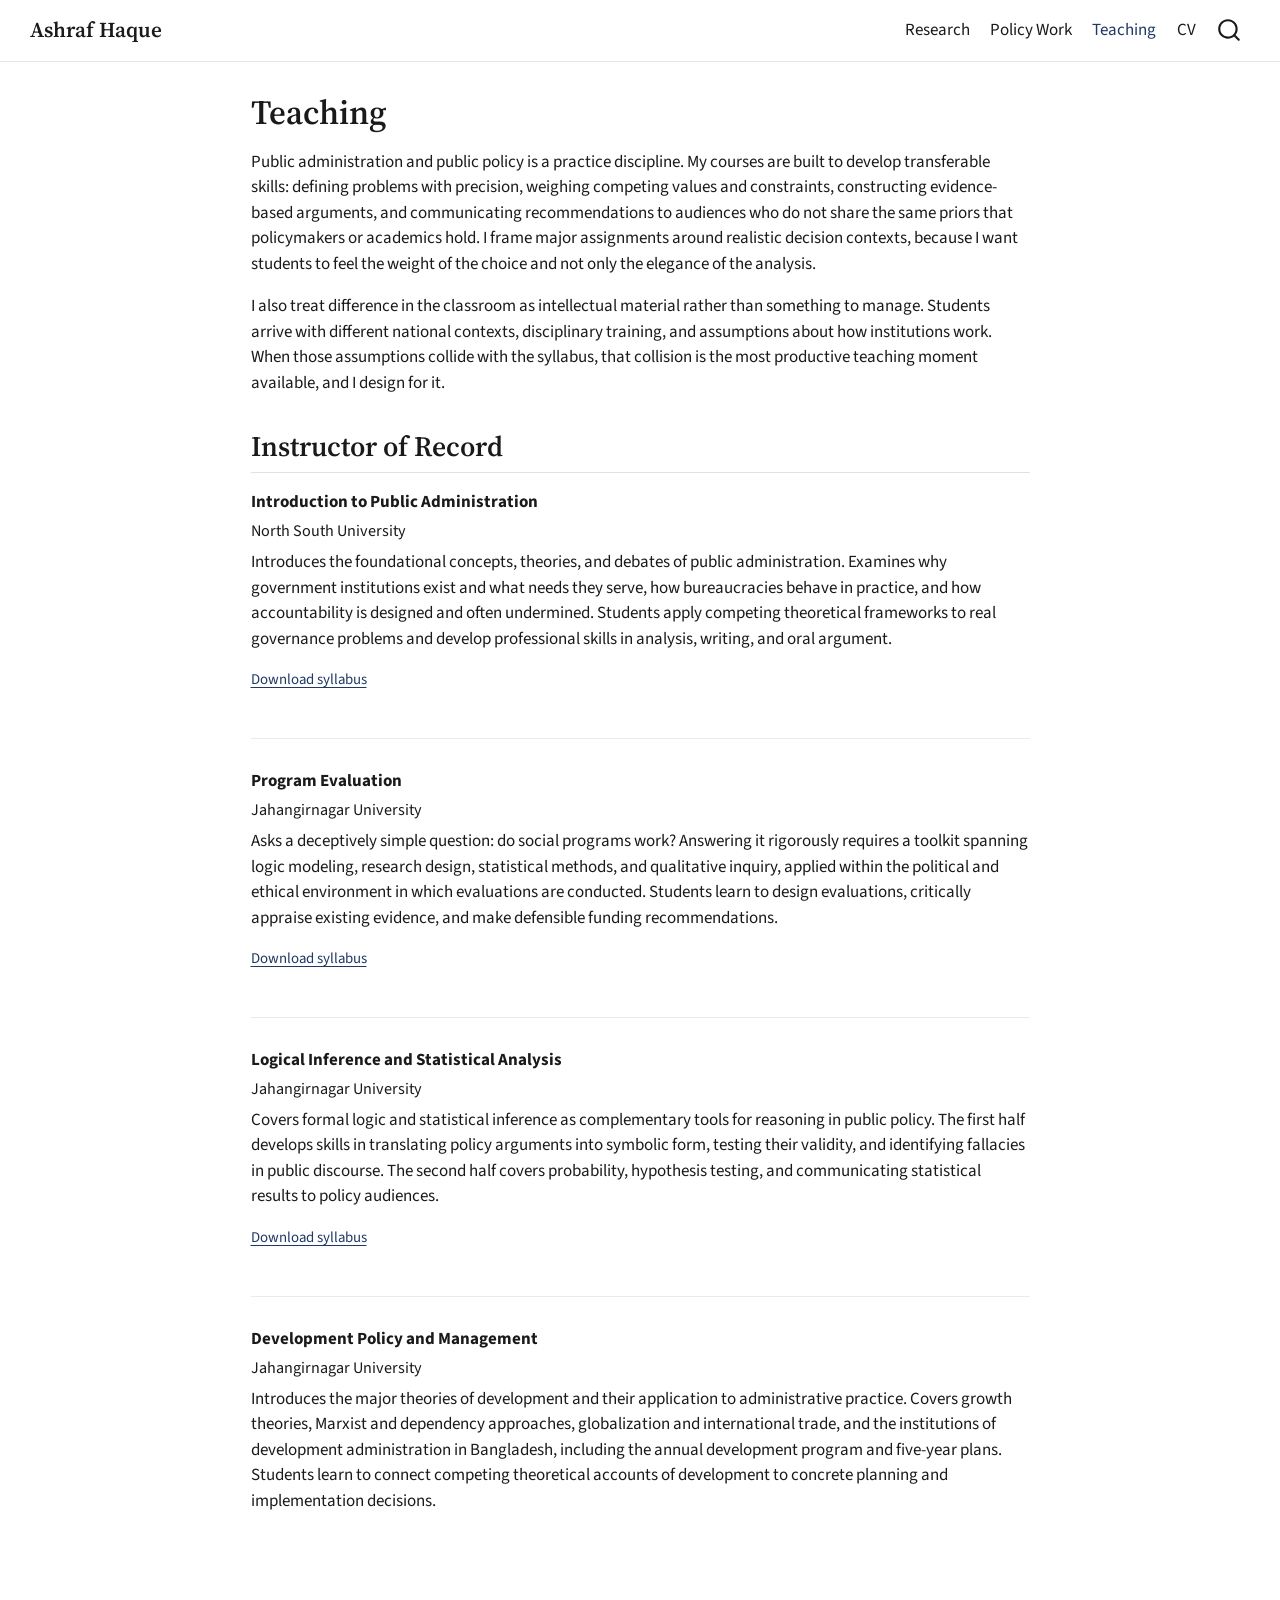
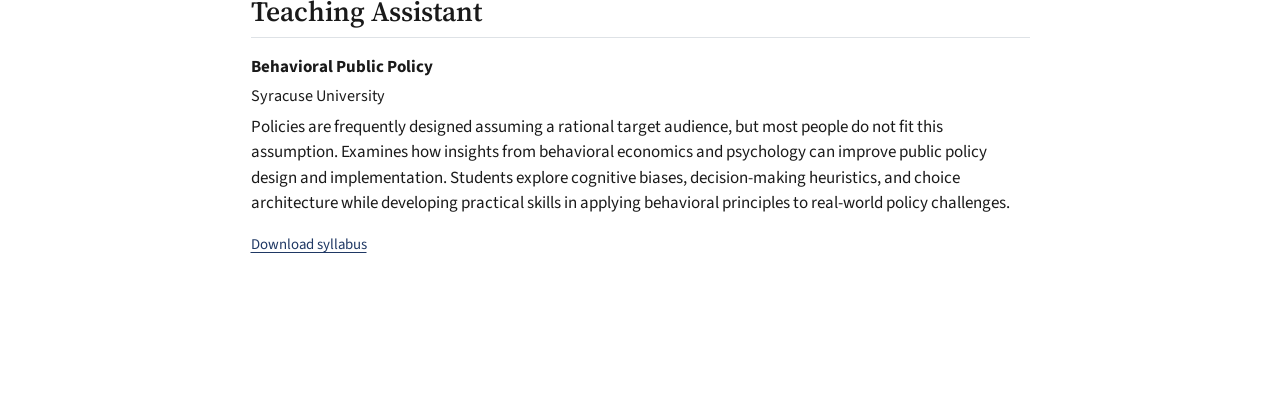
<file: docs/teaching.html>
<!DOCTYPE html>
<html xmlns="http://www.w3.org/1999/xhtml" lang="en" xml:lang="en"><head>

<meta charset="utf-8">
<meta name="generator" content="quarto-1.10.18">

<meta name="viewport" content="width=device-width, initial-scale=1.0, user-scalable=yes">


<title>Teaching – Ashraf Haque</title>
<style>
/* Default styles provided by pandoc.
** See https://pandoc.org/MANUAL.html#variables-for-html for config info.
*/
span.smallcaps{font-variant: small-caps;}
div.columns{display: flex; gap: 1.5em;}
div.column{flex: auto;}
@media screen {
div.columns{gap: min(4vw, 1.5em);}
div.column{overflow-x: auto;}
}
div.hanging-indent{margin-left: 1.5em; text-indent: -1.5em;}
ul.task-list{list-style: none;}
ul.task-list li input[type="checkbox"] {
  width: 0.8em;
  margin: 0 0.8em 0.2em -1em; /* quarto-specific, see https://github.com/quarto-dev/quarto-cli/issues/4556 */ 
  vertical-align: middle;
}
</style>


<script src="site_libs/quarto-nav/quarto-nav.js"></script>
<script src="site_libs/quarto-nav/headroom.min.js"></script>
<script src="site_libs/clipboard/clipboard.min.js"></script>
<script src="site_libs/quarto-search/autocomplete.umd.js"></script>
<script src="site_libs/quarto-search/fuse.min.js"></script>
<script src="site_libs/quarto-search/quarto-search.js"></script>
<meta name="quarto:offset" content="./">
<script src="site_libs/quarto-html/quarto.js" type="module"></script>
<script src="site_libs/quarto-html/tabsets/tabsets.js" type="module"></script>
<script src="site_libs/quarto-html/popper.min.js"></script>
<script src="site_libs/quarto-html/tippy.umd.min.js"></script>
<script src="site_libs/quarto-html/anchor.min.js"></script>
<link href="site_libs/quarto-html/tippy.css" rel="stylesheet">
<link href="site_libs/quarto-html/quarto-syntax-highlighting-64a204ab8560d761af7679ceaba22944.css" rel="stylesheet" id="quarto-text-highlighting-styles">
<script src="site_libs/bootstrap/bootstrap.min.js"></script>
<link href="site_libs/bootstrap/bootstrap-icons.css" rel="stylesheet">
<link href="site_libs/bootstrap/bootstrap-3b0deb8d25ac9d482d904e48c14f7883.min.css" rel="stylesheet" append-hash="true" id="quarto-bootstrap" data-mode="light">
<script id="quarto-search-options" type="application/json">{
  "location": "navbar",
  "copy-button": false,
  "collapse-after": 3,
  "panel-placement": "end",
  "type": "overlay",
  "limit": 50,
  "keyboard-shortcut": [
    "f",
    "/",
    "s"
  ],
  "show-item-context": false,
  "language": {
    "search-no-results-text": "No results",
    "search-matching-documents-text": "matching documents",
    "search-copy-link-title": "Copy link to search",
    "search-hide-matches-text": "Hide additional matches",
    "search-more-match-text": "more match in this document",
    "search-more-matches-text": "more matches in this document",
    "search-clear-button-title": "Clear",
    "search-text-placeholder": "",
    "search-detached-cancel-button-title": "Cancel",
    "search-submit-button-title": "Submit",
    "search-label": "Search"
  }
}</script>
<link rel="preconnect" href="https://fonts.googleapis.com">
<link rel="preconnect" href="https://fonts.gstatic.com" crossorigin="">
<link href="https://fonts.googleapis.com/css2?family=Source+Sans+3:ital,wght@0,300..900;1,300..900&amp;family=Source+Serif+4:ital,opsz,wght@0,8..60,300..900;1,8..60,300..900&amp;display=swap" rel="stylesheet">


<meta property="og:title" content="Ashraf Haque">
<meta property="og:description" content="Md Ashraful Haque, PhD candidate in public administration at the Maxwell School, Syracuse University. Research on accountability, technology in government, and behaviorally informed design.">
<meta property="og:site_name" content="Ashraf Haque">
</head>

<body class="nav-fixed fullcontent quarto-light">

<div id="quarto-search-results"></div>
  <header id="quarto-header" class="headroom fixed-top">
    <nav class="navbar navbar-expand-lg " data-bs-theme="dark">
      <div class="navbar-container container-fluid">
      <div class="navbar-brand-container mx-auto">
    <a class="navbar-brand" href="./index.html">
    <span class="navbar-title">Ashraf Haque</span>
    </a>
  </div>
            <div id="quarto-search" class="" title="Search"></div>
          <button class="navbar-toggler" type="button" data-bs-toggle="collapse" data-bs-target="#navbarCollapse" aria-controls="navbarCollapse" role="menu" aria-expanded="false" aria-label="Toggle navigation" onclick="if (window.quartoToggleHeadroom) { window.quartoToggleHeadroom(); }">
  <span class="navbar-toggler-icon"></span>
</button>
          <div class="collapse navbar-collapse" id="navbarCollapse">
            <ul class="navbar-nav navbar-nav-scroll ms-auto">
  <li class="nav-item">
    <a class="nav-link" href="./research.html"> 
<span class="menu-text">Research</span></a>
  </li>  
  <li class="nav-item">
    <a class="nav-link" href="./policy-work.html"> 
<span class="menu-text">Policy Work</span></a>
  </li>  
  <li class="nav-item">
    <a class="nav-link active" href="./teaching.html" aria-current="page"> 
<span class="menu-text">Teaching</span></a>
  </li>  
  <li class="nav-item">
    <a class="nav-link" href="./cv.html"> 
<span class="menu-text">CV</span></a>
  </li>  
</ul>
          </div> <!-- /navcollapse -->
            <div class="quarto-navbar-tools">
</div>
      </div> <!-- /container-fluid -->
    </nav>
</header>
<!-- content -->
<div id="quarto-content" class="quarto-container page-columns page-rows-contents page-layout-article page-navbar">
<!-- sidebar -->
<!-- margin-sidebar -->
    
<!-- main -->
<main class="content" id="quarto-document-content">

<header id="title-block-header" class="quarto-title-block default">
<div class="quarto-title">
<h1 class="title">Teaching</h1>
</div>



<div class="quarto-title-meta">

    
  
    
  </div>
  


</header>


<p>
Public administration and public policy is a practice discipline. My courses are built to develop transferable skills: defining problems with precision, weighing competing values and constraints, constructing evidence-based arguments, and communicating recommendations to audiences who do not share the same priors that policymakers or academics hold. I frame major assignments around realistic decision contexts, because I want students to feel the weight of the choice and not only the elegance of the analysis.
</p>
<p>
I also treat difference in the classroom as intellectual material rather than something to manage. Students arrive with different national contexts, disciplinary training, and assumptions about how institutions work. When those assumptions collide with the syllabus, that collision is the most productive teaching moment available, and I design for it.
</p>
<section id="instructor-of-record" class="level2">
<h2 class="anchored" data-anchor-id="instructor-of-record">Instructor of Record</h2>
<div class="pub-entry">
<p class="pub-title">
<strong>Introduction to Public Administration</strong>
</p>
<p class="pub-meta">
North South University
</p>
<p>
Introduces the foundational concepts, theories, and debates of public administration. Examines why government institutions exist and what needs they serve, how bureaucracies behave in practice, and how accountability is designed and often undermined. Students apply competing theoretical frameworks to real governance problems and develop professional skills in analysis, writing, and oral argument.
</p>
<p class="pub-links">
<a href="syllabi/PAD201_Syllabus.pdf" target="_blank" rel="noopener">Download syllabus</a>
</p>
</div>
<div class="pub-entry">
<p class="pub-title">
<strong>Program Evaluation</strong>
</p>
<p class="pub-meta">
Jahangirnagar University
</p>
<p>
Asks a deceptively simple question: do social programs work? Answering it rigorously requires a toolkit spanning logic modeling, research design, statistical methods, and qualitative inquiry, applied within the political and ethical environment in which evaluations are conducted. Students learn to design evaluations, critically appraise existing evidence, and make defensible funding recommendations.
</p>
<p class="pub-links">
<a href="syllabi/PA403_Syllabus.pdf" target="_blank" rel="noopener">Download syllabus</a>
</p>
</div>
<div class="pub-entry">
<p class="pub-title">
<strong>Logical Inference and Statistical Analysis</strong>
</p>
<p class="pub-meta">
Jahangirnagar University
</p>
<p>
Covers formal logic and statistical inference as complementary tools for reasoning in public policy. The first half develops skills in translating policy arguments into symbolic form, testing their validity, and identifying fallacies in public discourse. The second half covers probability, hypothesis testing, and communicating statistical results to policy audiences.
</p>
<p class="pub-links">
<a href="syllabi/PA307_Syllabus.pdf" target="_blank" rel="noopener">Download syllabus</a>
</p>
</div>
<div class="pub-entry">
<p class="pub-title">
<strong>Development Policy and Management</strong>
</p>
<p class="pub-meta">
Jahangirnagar University
</p>
<p>
Introduces the major theories of development and their application to administrative practice. Covers growth theories, Marxist and dependency approaches, globalization and international trade, and the institutions of development administration in Bangladesh, including the annual development program and five-year plans. Students learn to connect competing theoretical accounts of development to concrete planning and implementation decisions.
</p>
</div>
</section>
<section id="teaching-assistant" class="level2">
<h2 class="anchored" data-anchor-id="teaching-assistant">Teaching Assistant</h2>
<div class="pub-entry">
<p class="pub-title">
<strong>Behavioral Public Policy</strong>
</p>
<p class="pub-meta">
Syracuse University
</p>
<p>
Policies are frequently designed assuming a rational target audience, but most people do not fit this assumption. Examines how insights from behavioral economics and psychology can improve public policy design and implementation. Students explore cognitive biases, decision-making heuristics, and choice architecture while developing practical skills in applying behavioral principles to real-world policy challenges.
</p>
<p class="pub-links">
<a href="syllabi/PAI700_Syllabus.pdf" target="_blank" rel="noopener">Download syllabus</a>
</p>
</div>


</section>

</main> <!-- /main -->
<script id="quarto-html-after-body" type="application/javascript">
  window.document.addEventListener("DOMContentLoaded", function (event) {
    const icon = "";
    const anchorJS = new window.AnchorJS();
    anchorJS.options = {
      placement: 'right',
      icon: icon
    };
    anchorJS.add('.anchored');
    const isCodeAnnotation = (el) => {
      for (const clz of el.classList) {
        if (clz.startsWith('code-annotation-')) {                     
          return true;
        }
      }
      return false;
    }
    const onCopySuccess = function(e) {
      // button target
      const button = e.trigger;
      // don't keep focus
      button.blur();
      // flash "checked"
      button.classList.add('code-copy-button-checked');
      var currentTitle = button.getAttribute("title");
      button.setAttribute("title", "Copied!");
      let tooltip;
      if (window.bootstrap) {
        button.setAttribute("data-bs-toggle", "tooltip");
        button.setAttribute("data-bs-placement", "left");
        button.setAttribute("data-bs-title", "Copied!");
        tooltip = new bootstrap.Tooltip(button, 
          { trigger: "manual", 
            customClass: "code-copy-button-tooltip",
            offset: [0, -8]});
        tooltip.show();    
      }
      setTimeout(function() {
        if (tooltip) {
          tooltip.hide();
          button.removeAttribute("data-bs-title");
          button.removeAttribute("data-bs-toggle");
          button.removeAttribute("data-bs-placement");
        }
        button.setAttribute("title", currentTitle);
        button.classList.remove('code-copy-button-checked');
      }, 1000);
      // clear code selection
      e.clearSelection();
    }
    const getTextToCopy = function(trigger) {
      const outerScaffold = trigger.parentElement.cloneNode(true);
      const codeEl = outerScaffold.querySelector('code');
      for (const childEl of codeEl.children) {
        if (isCodeAnnotation(childEl)) {
          childEl.remove();
        }
      }
      return codeEl.innerText;
    }
    const clipboard = new window.ClipboardJS('.code-copy-button:not([data-in-quarto-modal])', {
      text: getTextToCopy
    });
    clipboard.on('success', onCopySuccess);
    if (window.document.getElementById('quarto-embedded-source-code-modal')) {
      const clipboardModal = new window.ClipboardJS('.code-copy-button[data-in-quarto-modal]', {
        text: getTextToCopy,
        container: window.document.getElementById('quarto-embedded-source-code-modal')
      });
      clipboardModal.on('success', onCopySuccess);
    }
      var localhostRegex = new RegExp(/^(?:http|https):\/\/localhost\:?[0-9]*\//);
      var mailtoRegex = new RegExp(/^mailto:/);
        var filterRegex = new RegExp("https:\/\/mdhaque01\.github\.io\/ashrafhaque\/");
      var isInternal = (href) => {
          return filterRegex.test(href) || localhostRegex.test(href) || mailtoRegex.test(href);
      }
      // Inspect non-navigation links and adorn them if external
     var links = window.document.querySelectorAll('a[href]:not(.nav-link):not(.navbar-brand):not(.toc-action):not(.sidebar-link):not(.sidebar-item-toggle):not(.pagination-link):not(.no-external):not([aria-hidden]):not(.dropdown-item):not(.quarto-navigation-tool):not(.about-link)');
      for (var i=0; i<links.length; i++) {
        const link = links[i];
        if (!isInternal(link.href)) {
          // undo the damage that might have been done by quarto-nav.js in the case of
          // links that we want to consider external
          if (link.dataset.originalHref !== undefined) {
            link.href = link.dataset.originalHref;
          }
        }
      }
    function tippyHover(el, contentFn, onTriggerFn, onUntriggerFn) {
      const config = {
        allowHTML: true,
        maxWidth: 500,
        delay: 100,
        arrow: false,
        appendTo: function(el) {
            return el.parentElement;
        },
        interactive: true,
        interactiveBorder: 10,
        theme: 'quarto',
        placement: 'bottom-start',
      };
      if (contentFn) {
        config.content = contentFn;
      }
      if (onTriggerFn) {
        config.onTrigger = onTriggerFn;
      }
      if (onUntriggerFn) {
        config.onUntrigger = onUntriggerFn;
      }
      window.tippy(el, config); 
    }
    const noterefs = window.document.querySelectorAll('a[role="doc-noteref"]');
    for (var i=0; i<noterefs.length; i++) {
      const ref = noterefs[i];
      tippyHover(ref, function() {
        // use id or data attribute instead here
        let href = ref.getAttribute('data-footnote-href') || ref.getAttribute('href');
        try { href = new URL(href).hash; } catch {}
        const id = href.replace(/^#\/?/, "");
        const note = window.document.getElementById(id);
        if (note) {
          return note.innerHTML;
        } else {
          return "";
        }
      });
    }
    const xrefs = window.document.querySelectorAll('a.quarto-xref');
    const processXRef = (id, note) => {
      // Strip column container classes
      const stripColumnClz = (el) => {
        el.classList.remove("page-full", "page-columns");
        if (el.children) {
          for (const child of el.children) {
            stripColumnClz(child);
          }
        }
      }
      stripColumnClz(note)
      if (id === null || id.startsWith('sec-')) {
        // Special case sections, only their first couple elements
        const container = document.createElement("div");
        if (note.children && note.children.length > 2) {
          container.appendChild(note.children[0].cloneNode(true));
          for (let i = 1; i < note.children.length; i++) {
            const child = note.children[i];
            if (child.tagName === "P" && child.innerText === "") {
              continue;
            } else {
              container.appendChild(child.cloneNode(true));
              break;
            }
          }
          if (window.Quarto?.typesetMath) {
            window.Quarto.typesetMath(container);
          }
          return container.innerHTML
        } else {
          if (window.Quarto?.typesetMath) {
            window.Quarto.typesetMath(note);
          }
          return note.innerHTML;
        }
      } else {
        // Remove any anchor links if they are present
        const anchorLink = note.querySelector('a.anchorjs-link');
        if (anchorLink) {
          anchorLink.remove();
        }
        if (window.Quarto?.typesetMath) {
          window.Quarto.typesetMath(note);
        }
        if (note.classList.contains("callout")) {
          return note.outerHTML;
        } else {
          return note.innerHTML;
        }
      }
    }
    for (var i=0; i<xrefs.length; i++) {
      const xref = xrefs[i];
      tippyHover(xref, undefined, function(instance) {
        instance.disable();
        let url = xref.getAttribute('href');
        let hash = undefined; 
        if (url.startsWith('#')) {
          hash = url;
        } else {
          try { hash = new URL(url).hash; } catch {}
        }
        if (hash) {
          const id = hash.replace(/^#\/?/, "");
          const note = window.document.getElementById(id);
          if (note !== null) {
            try {
              const html = processXRef(id, note.cloneNode(true));
              instance.setContent(html);
            } finally {
              instance.enable();
              instance.show();
            }
          } else {
            // See if we can fetch this
            fetch(url.split('#')[0])
            .then(res => res.text())
            .then(html => {
              const parser = new DOMParser();
              const htmlDoc = parser.parseFromString(html, "text/html");
              const note = htmlDoc.getElementById(id);
              if (note !== null) {
                const html = processXRef(id, note);
                instance.setContent(html);
              } 
            }).finally(() => {
              instance.enable();
              instance.show();
            });
          }
        } else {
          // See if we can fetch a full url (with no hash to target)
          // This is a special case and we should probably do some content thinning / targeting
          fetch(url)
          .then(res => res.text())
          .then(html => {
            const parser = new DOMParser();
            const htmlDoc = parser.parseFromString(html, "text/html");
            const note = htmlDoc.querySelector('main.content');
            if (note !== null) {
              // This should only happen for chapter cross references
              // (since there is no id in the URL)
              // remove the first header
              if (note.children.length > 0 && note.children[0].tagName === "HEADER") {
                note.children[0].remove();
              }
              const html = processXRef(null, note);
              instance.setContent(html);
            } 
          }).finally(() => {
            instance.enable();
            instance.show();
          });
        }
      }, function(instance) {
      });
    }
        let selectedAnnoteEl;
        const selectorForAnnotation = ( cell, annotation) => {
          let cellAttr = 'data-code-cell="' + cell + '"';
          let lineAttr = 'data-code-annotation="' +  annotation + '"';
          const selector = 'span[' + cellAttr + '][' + lineAttr + ']';
          return selector;
        }
        const selectCodeLines = (annoteEl) => {
          const doc = window.document;
          const targetCell = annoteEl.getAttribute("data-target-cell");
          const targetAnnotation = annoteEl.getAttribute("data-target-annotation");
          const annoteSpan = window.document.querySelector(selectorForAnnotation(targetCell, targetAnnotation));
          const lines = annoteSpan.getAttribute("data-code-lines").split(",");
          const lineIds = lines.map((line) => {
            return targetCell + "-" + line;
          })
          let top = null;
          let height = null;
          let parent = null;
          if (lineIds.length > 0) {
              //compute the position of the single el (top and bottom and make a div)
              const el = window.document.getElementById(lineIds[0]);
              top = el.offsetTop;
              height = el.offsetHeight;
              parent = el.parentElement.parentElement;
            if (lineIds.length > 1) {
              const lastEl = window.document.getElementById(lineIds[lineIds.length - 1]);
              const bottom = lastEl.offsetTop + lastEl.offsetHeight;
              height = bottom - top;
            }
            if (top !== null && height !== null && parent !== null) {
              // cook up a div (if necessary) and position it 
              let div = window.document.getElementById("code-annotation-line-highlight");
              if (div === null) {
                div = window.document.createElement("div");
                div.setAttribute("id", "code-annotation-line-highlight");
                div.style.position = 'absolute';
                parent.appendChild(div);
              }
              div.style.top = top - 2 + "px";
              div.style.height = height + 4 + "px";
              div.style.left = 0;
              let gutterDiv = window.document.getElementById("code-annotation-line-highlight-gutter");
              if (gutterDiv === null) {
                gutterDiv = window.document.createElement("div");
                gutterDiv.setAttribute("id", "code-annotation-line-highlight-gutter");
                gutterDiv.style.position = 'absolute';
                const codeCell = window.document.getElementById(targetCell);
                const gutter = codeCell.querySelector('.code-annotation-gutter');
                gutter.appendChild(gutterDiv);
              }
              gutterDiv.style.top = top - 2 + "px";
              gutterDiv.style.height = height + 4 + "px";
            }
            selectedAnnoteEl = annoteEl;
          }
        };
        const unselectCodeLines = () => {
          const elementsIds = ["code-annotation-line-highlight", "code-annotation-line-highlight-gutter"];
          elementsIds.forEach((elId) => {
            const div = window.document.getElementById(elId);
            if (div) {
              div.remove();
            }
          });
          selectedAnnoteEl = undefined;
        };
          // Handle positioning of the toggle
      window.addEventListener(
        "resize",
        throttle(() => {
          elRect = undefined;
          if (selectedAnnoteEl) {
            selectCodeLines(selectedAnnoteEl);
          }
        }, 10)
      );
      function throttle(fn, ms) {
      let throttle = false;
      let timer;
        return (...args) => {
          if(!throttle) { // first call gets through
              fn.apply(this, args);
              throttle = true;
          } else { // all the others get throttled
              if(timer) clearTimeout(timer); // cancel #2
              timer = setTimeout(() => {
                fn.apply(this, args);
                timer = throttle = false;
              }, ms);
          }
        };
      }
        // Attach click handler to the DT
        const annoteDls = window.document.querySelectorAll('dt[data-target-cell]');
        for (const annoteDlNode of annoteDls) {
          annoteDlNode.addEventListener('click', (event) => {
            const clickedEl = event.target;
            if (clickedEl !== selectedAnnoteEl) {
              unselectCodeLines();
              const activeEl = window.document.querySelector('dt[data-target-cell].code-annotation-active');
              if (activeEl) {
                activeEl.classList.remove('code-annotation-active');
              }
              selectCodeLines(clickedEl);
              clickedEl.classList.add('code-annotation-active');
            } else {
              // Unselect the line
              unselectCodeLines();
              clickedEl.classList.remove('code-annotation-active');
            }
          });
        }
    const findCites = (el) => {
      const parentEl = el.parentElement;
      if (parentEl) {
        const cites = parentEl.dataset.cites;
        if (cites) {
          return {
            el,
            cites: cites.split(' ')
          };
        } else {
          return findCites(el.parentElement)
        }
      } else {
        return undefined;
      }
    };
    var bibliorefs = window.document.querySelectorAll('a[role="doc-biblioref"]');
    for (var i=0; i<bibliorefs.length; i++) {
      const ref = bibliorefs[i];
      const citeInfo = findCites(ref);
      if (citeInfo) {
        tippyHover(citeInfo.el, function() {
          var popup = window.document.createElement('div');
          citeInfo.cites.forEach(function(cite) {
            var citeDiv = window.document.createElement('div');
            citeDiv.classList.add('hanging-indent');
            citeDiv.classList.add('csl-entry');
            var biblioDiv = window.document.getElementById('ref-' + cite);
            if (biblioDiv) {
              citeDiv.innerHTML = biblioDiv.innerHTML;
            }
            popup.appendChild(citeDiv);
          });
          return popup.innerHTML;
        });
      }
    }
  });
  </script>
</div> <!-- /content -->




</body></html>
</file>
<file: docs/site_libs/quarto-html/tippy.css>
.tippy-box[data-animation=fade][data-state=hidden]{opacity:0}[data-tippy-root]{max-width:calc(100vw - 10px)}.tippy-box{position:relative;background-color:#333;color:#fff;border-radius:4px;font-size:14px;line-height:1.4;white-space:normal;outline:0;transition-property:transform,visibility,opacity}.tippy-box[data-placement^=top]>.tippy-arrow{bottom:0}.tippy-box[data-placement^=top]>.tippy-arrow:before{bottom:-7px;left:0;border-width:8px 8px 0;border-top-color:initial;transform-origin:center top}.tippy-box[data-placement^=bottom]>.tippy-arrow{top:0}.tippy-box[data-placement^=bottom]>.tippy-arrow:before{top:-7px;left:0;border-width:0 8px 8px;border-bottom-color:initial;transform-origin:center bottom}.tippy-box[data-placement^=left]>.tippy-arrow{right:0}.tippy-box[data-placement^=left]>.tippy-arrow:before{border-width:8px 0 8px 8px;border-left-color:initial;right:-7px;transform-origin:center left}.tippy-box[data-placement^=right]>.tippy-arrow{left:0}.tippy-box[data-placement^=right]>.tippy-arrow:before{left:-7px;border-width:8px 8px 8px 0;border-right-color:initial;transform-origin:center right}.tippy-box[data-inertia][data-state=visible]{transition-timing-function:cubic-bezier(.54,1.5,.38,1.11)}.tippy-arrow{width:16px;height:16px;color:#333}.tippy-arrow:before{content:"";position:absolute;border-color:transparent;border-style:solid}.tippy-content{position:relative;padding:5px 9px;z-index:1}
</file>
<file: docs/site_libs/quarto-html/quarto-syntax-highlighting-64a204ab8560d761af7679ceaba22944.css>
/* quarto syntax highlight colors */
:root {
  --quarto-hl-ot-color: #003B4F;
  --quarto-hl-at-color: #657422;
  --quarto-hl-ss-color: #20794D;
  --quarto-hl-an-color: #5E5E5E;
  --quarto-hl-fu-color: #4758AB;
  --quarto-hl-st-color: #20794D;
  --quarto-hl-cf-color: #003B4F;
  --quarto-hl-op-color: #5E5E5E;
  --quarto-hl-er-color: #AD0000;
  --quarto-hl-bn-color: #AD0000;
  --quarto-hl-al-color: #AD0000;
  --quarto-hl-va-color: #111111;
  --quarto-hl-bu-color: inherit;
  --quarto-hl-ex-color: inherit;
  --quarto-hl-pp-color: #AD0000;
  --quarto-hl-in-color: #5E5E5E;
  --quarto-hl-vs-color: #20794D;
  --quarto-hl-wa-color: #5E5E5E;
  --quarto-hl-do-color: #5E5E5E;
  --quarto-hl-im-color: #00769E;
  --quarto-hl-ch-color: #20794D;
  --quarto-hl-dt-color: #AD0000;
  --quarto-hl-fl-color: #AD0000;
  --quarto-hl-co-color: #5E5E5E;
  --quarto-hl-cv-color: #5E5E5E;
  --quarto-hl-cn-color: #8f5902;
  --quarto-hl-sc-color: #5E5E5E;
  --quarto-hl-dv-color: #AD0000;
  --quarto-hl-kw-color: #003B4F;
}

/* other quarto variables */
:root {
  --quarto-font-monospace: SFMono-Regular, Menlo, Monaco, Consolas, "Liberation Mono", "Courier New", monospace;
}

/* syntax highlight based on Pandoc's rules */
pre > code.sourceCode > span {
  color: #003B4F;
}

code.sourceCode > span {
  color: #003B4F;
}

div.sourceCode,
div.sourceCode pre.sourceCode {
  color: #003B4F;
}

/* Normal */
code span {
  color: #003B4F;
}

/* Alert */
code span.al {
  color: #AD0000;
  font-style: inherit;
}

/* Annotation */
code span.an {
  color: #5E5E5E;
  font-style: inherit;
}

/* Attribute */
code span.at {
  color: #657422;
  font-style: inherit;
}

/* BaseN */
code span.bn {
  color: #AD0000;
  font-style: inherit;
}

/* BuiltIn */
code span.bu {
  font-style: inherit;
}

/* ControlFlow */
code span.cf {
  color: #003B4F;
  font-weight: bold;
  font-style: inherit;
}

/* Char */
code span.ch {
  color: #20794D;
  font-style: inherit;
}

/* Constant */
code span.cn {
  color: #8f5902;
  font-style: inherit;
}

/* Comment */
code span.co {
  color: #5E5E5E;
  font-style: inherit;
}

/* CommentVar */
code span.cv {
  color: #5E5E5E;
  font-style: italic;
}

/* Documentation */
code span.do {
  color: #5E5E5E;
  font-style: italic;
}

/* DataType */
code span.dt {
  color: #AD0000;
  font-style: inherit;
}

/* DecVal */
code span.dv {
  color: #AD0000;
  font-style: inherit;
}

/* Error */
code span.er {
  color: #AD0000;
  font-style: inherit;
}

/* Extension */
code span.ex {
  font-style: inherit;
}

/* Float */
code span.fl {
  color: #AD0000;
  font-style: inherit;
}

/* Function */
code span.fu {
  color: #4758AB;
  font-style: inherit;
}

/* Import */
code span.im {
  color: #00769E;
  font-style: inherit;
}

/* Information */
code span.in {
  color: #5E5E5E;
  font-style: inherit;
}

/* Keyword */
code span.kw {
  color: #003B4F;
  font-weight: bold;
  font-style: inherit;
}

/* Operator */
code span.op {
  color: #5E5E5E;
  font-style: inherit;
}

/* Other */
code span.ot {
  color: #003B4F;
  font-style: inherit;
}

/* Preprocessor */
code span.pp {
  color: #AD0000;
  font-style: inherit;
}

/* SpecialChar */
code span.sc {
  color: #5E5E5E;
  font-style: inherit;
}

/* SpecialString */
code span.ss {
  color: #20794D;
  font-style: inherit;
}

/* String */
code span.st {
  color: #20794D;
  font-style: inherit;
}

/* Variable */
code span.va {
  color: #111111;
  font-style: inherit;
}

/* VerbatimString */
code span.vs {
  color: #20794D;
  font-style: inherit;
}

/* Warning */
code span.wa {
  color: #5E5E5E;
  font-style: italic;
}

.prevent-inlining {
  content: "</";
}

/*# sourceMappingURL=9d8d5bb603a83b8298b89080a598c93b.css.map */
</file>
